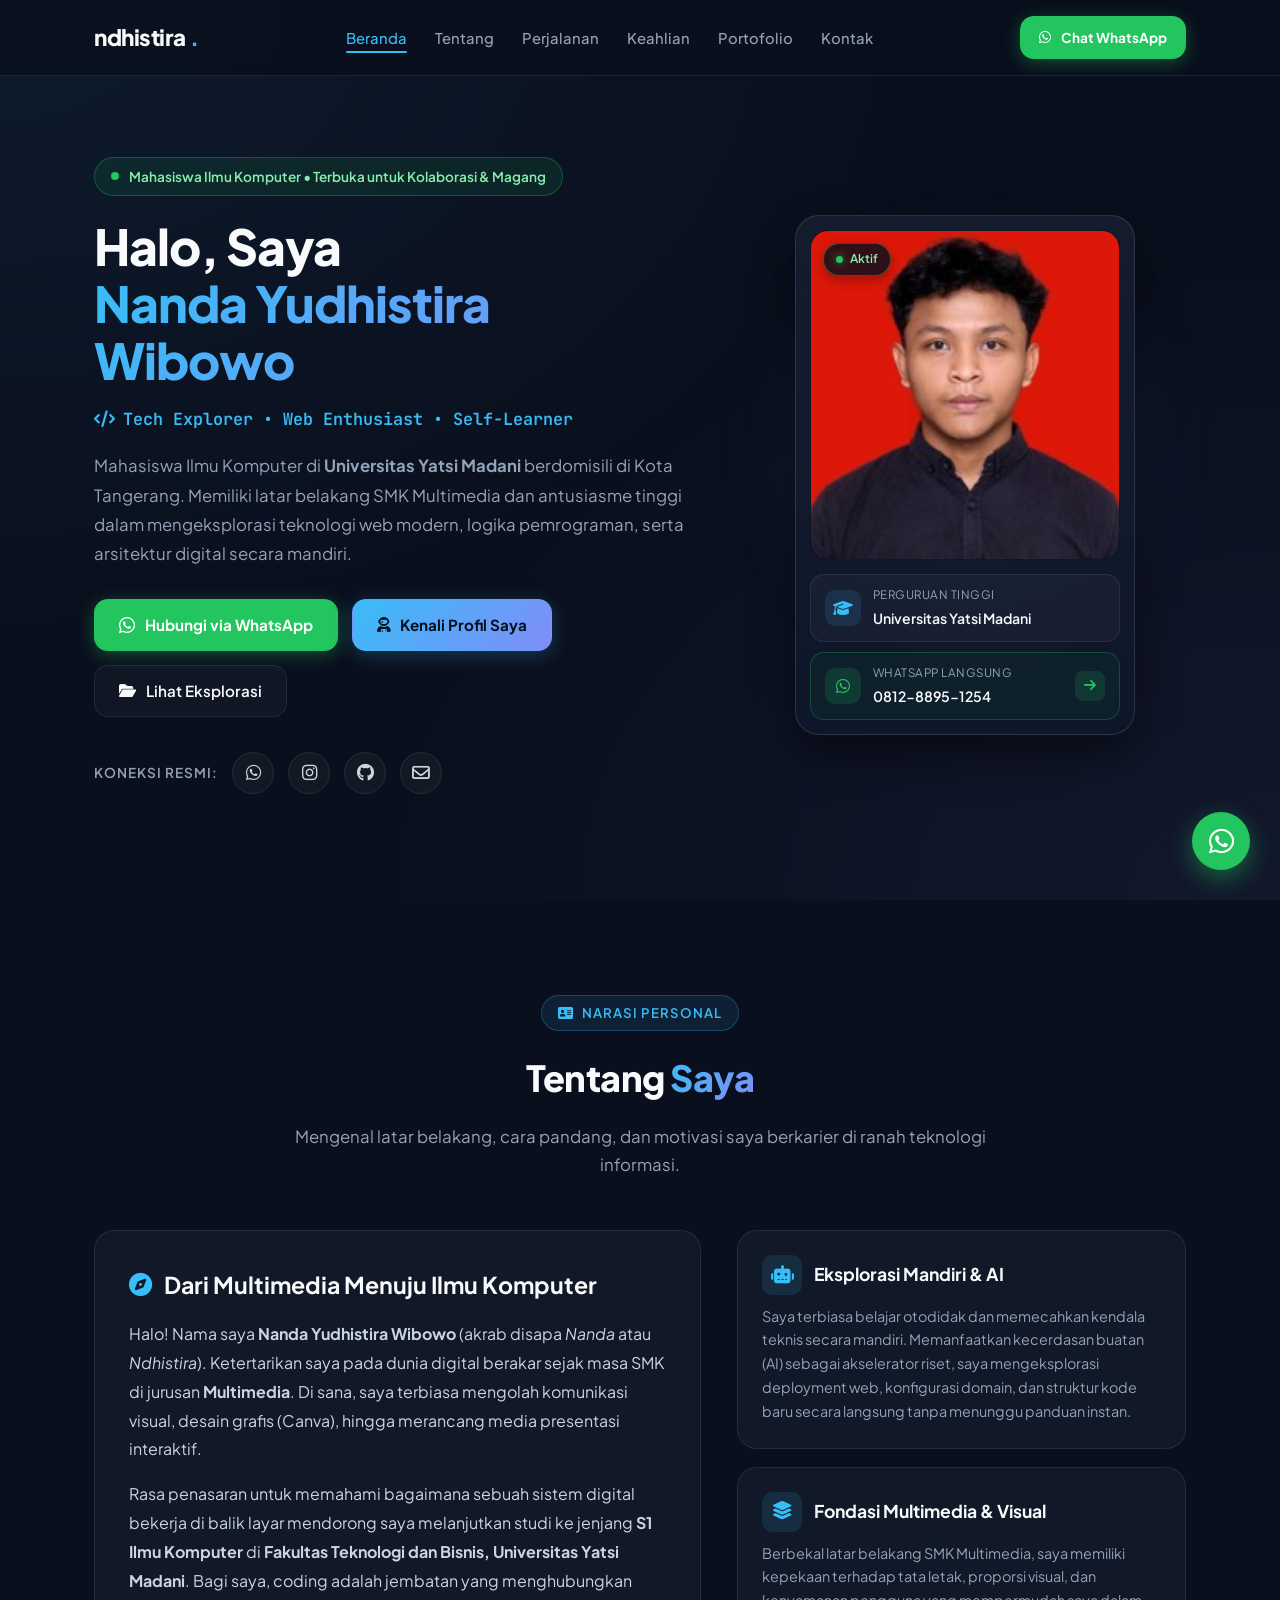
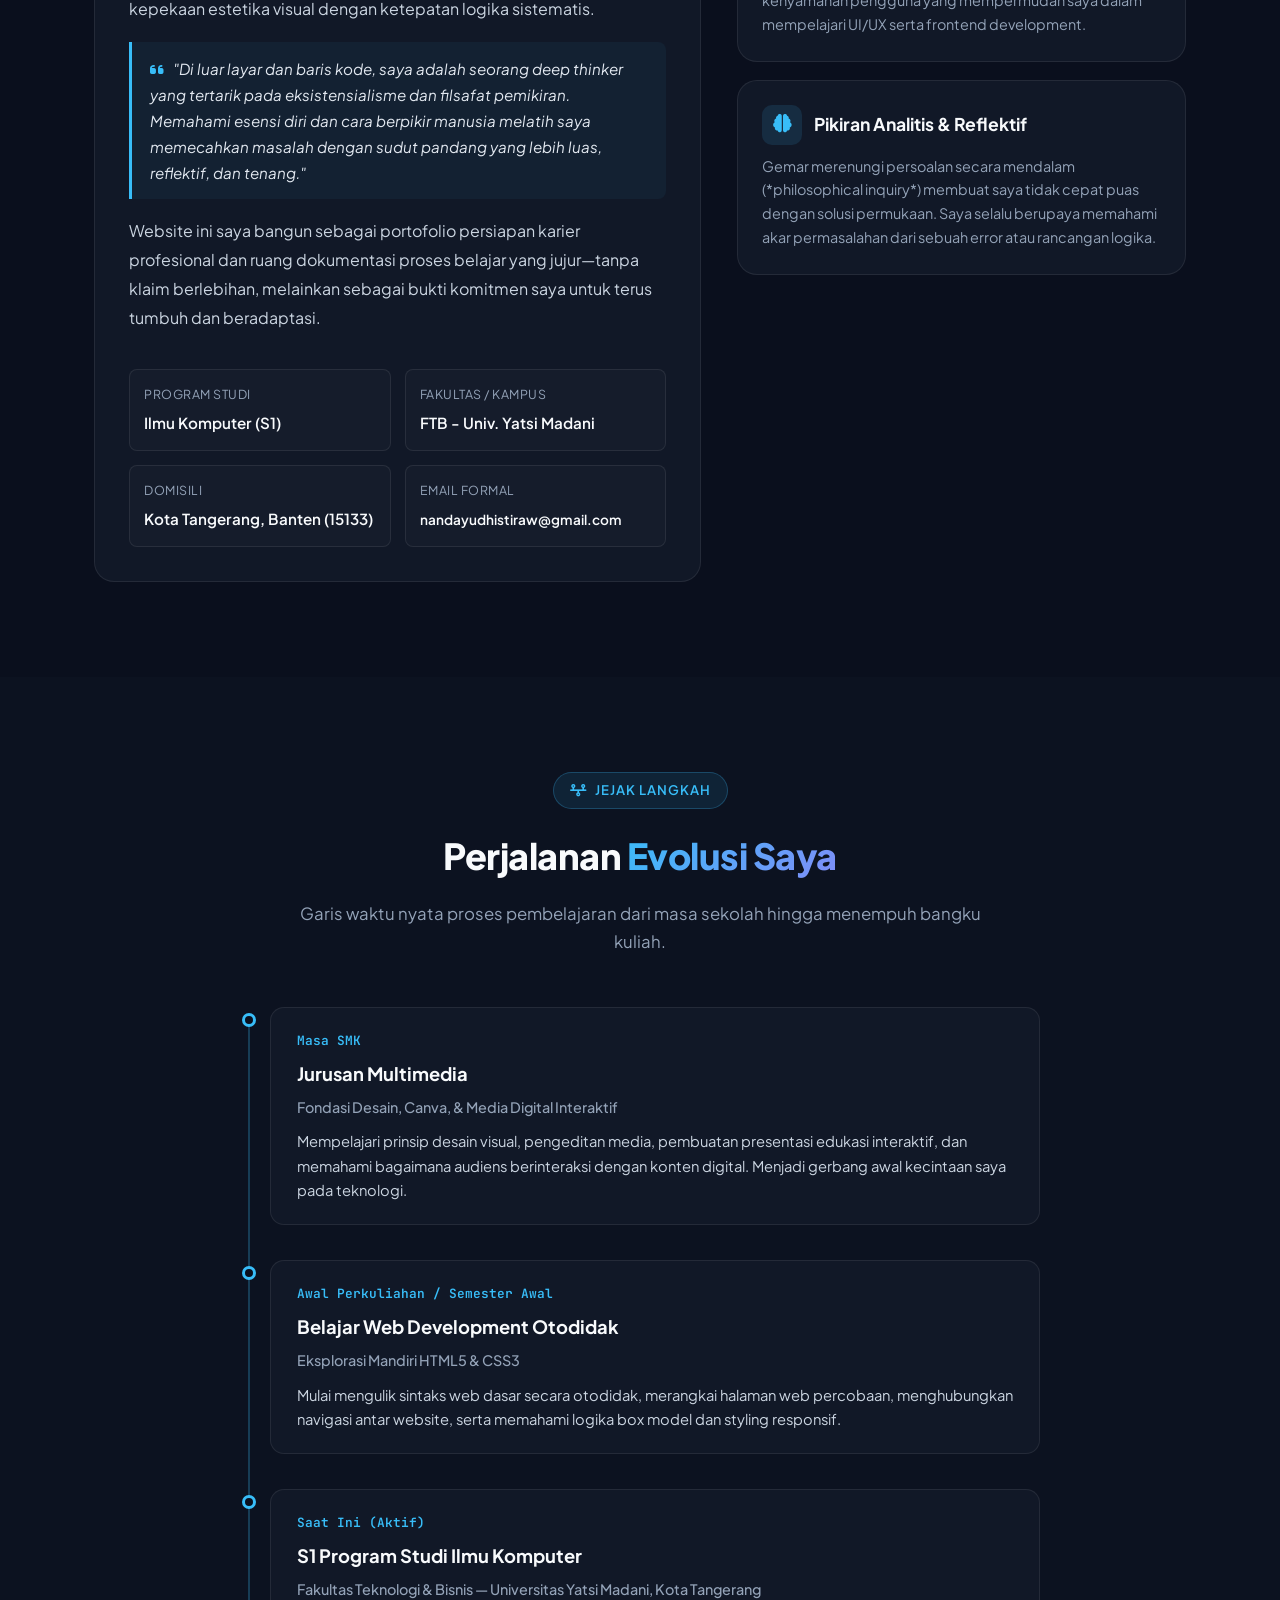
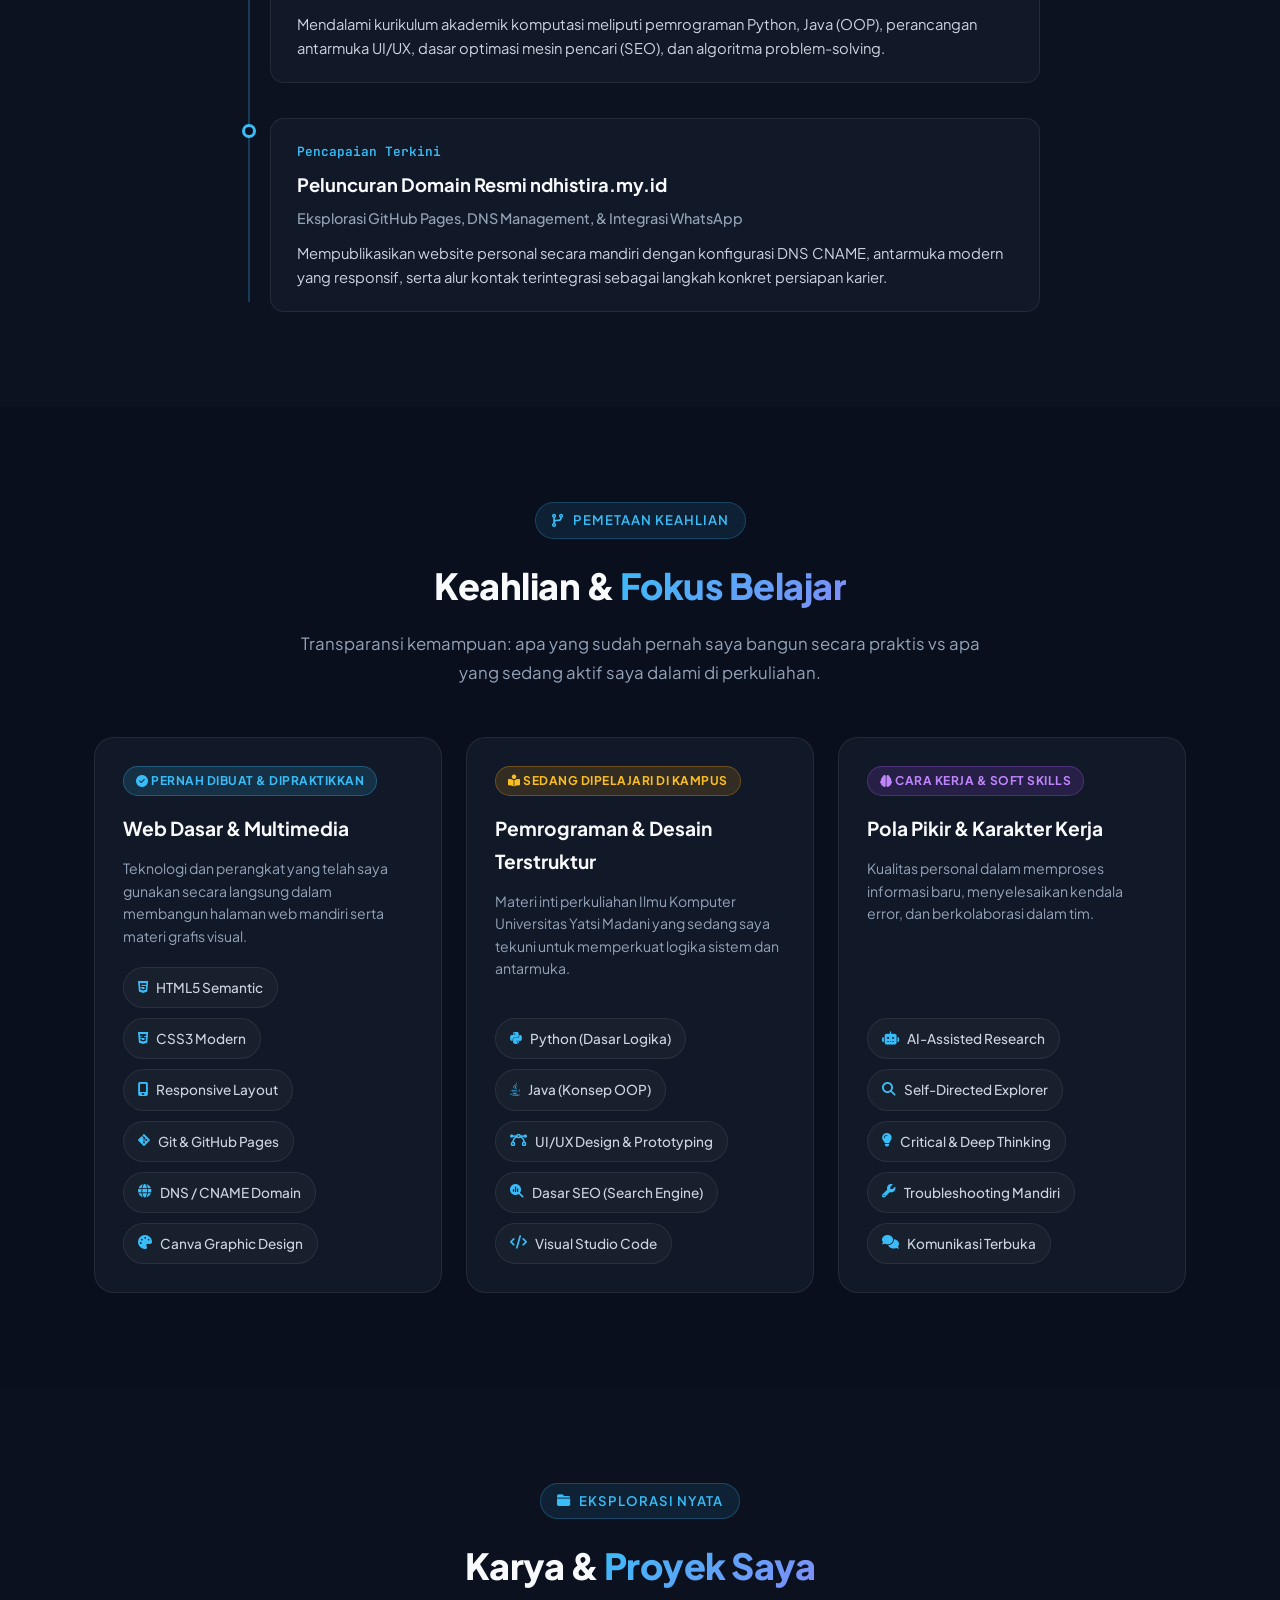
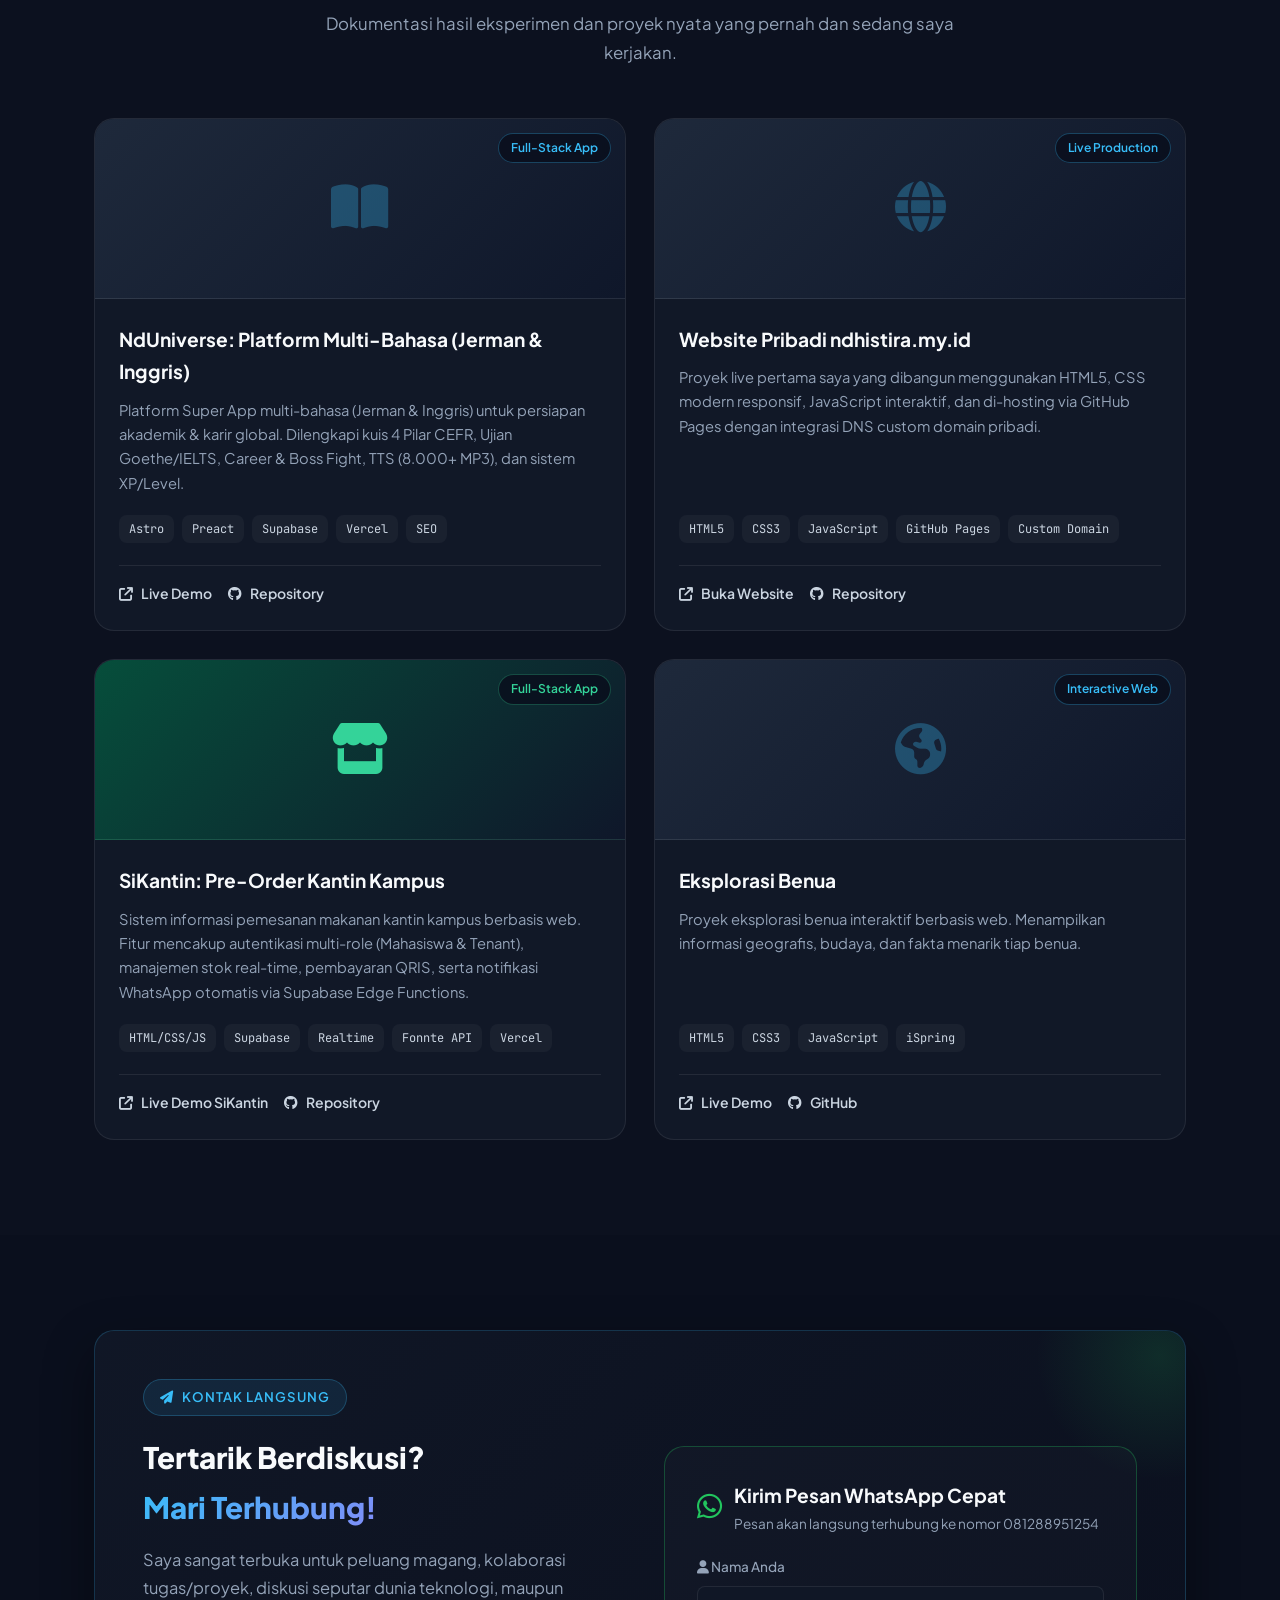
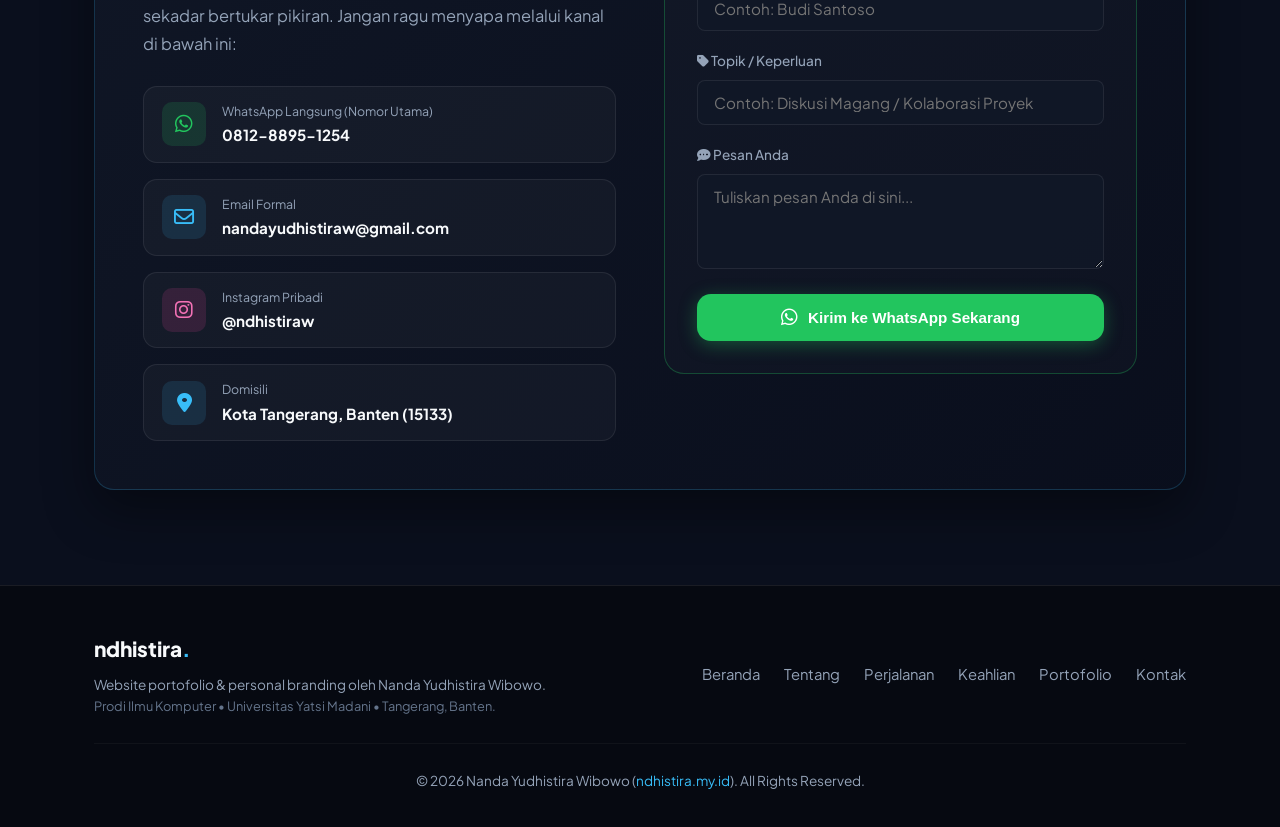
<file: index.html>
<!DOCTYPE html>
<html lang="id">
<head>
    <meta charset="UTF-8">
    <meta name="viewport" content="width=device-width, initial-scale=1.0">
    <title>Nanda Yudhistira Wibowo | Portofolio & Personal Website</title>
    <meta name="description" content="Website portofolio resmi Nanda Yudhistira Wibowo. Mahasiswa Ilmu Komputer Universitas Yatsi Madani, Tangerang. Web Developer &amp; Tech Enthusiast.">
    <meta name="keywords" content="Nanda Yudhistira, ndhistira, portofolio, mahasiswa ilmu komputer, universitas yatsi madani, web developer">
    <meta name="author" content="Nanda Yudhistira Wibowo">
    <link rel="canonical" href="https://ndhistira.my.id/">
    
    <!-- Open Graph / Meta Sosial -->
    <meta property="og:type" content="website">
    <meta property="og:url" content="https://ndhistira.my.id/">
    <meta property="og:site_name" content="Nanda Yudhistira">
    <meta property="og:locale" content="id_ID">
    <meta property="og:title" content="Nanda Yudhistira Wibowo | Portofolio Pribadi">
    <meta property="og:description" content="Mahasiswa Ilmu Komputer Universitas Yatsi Madani. Portofolio persiapan karier dan eksplorasi dunia IT.">
    <meta property="og:image" content="https://ndhistira.my.id/og-sikantin.png">
    <meta property="og:image:alt" content="Pratinjau SiKantin UYM, aplikasi pemesanan kantin kampus karya Nanda Yudhistira">
    <meta name="twitter:card" content="summary_large_image">
    <meta name="twitter:title" content="Nanda Yudhistira Wibowo | Portofolio Pribadi">
    <meta name="twitter:description" content="Mahasiswa Ilmu Komputer Universitas Yatsi Madani. Portofolio persiapan karier dan eksplorasi dunia IT.">
    <meta name="twitter:image" content="https://ndhistira.my.id/og-sikantin.png">

    <!-- Google Fonts: Plus Jakarta Sans & JetBrains Mono -->
    <link rel="preconnect" href="https://fonts.googleapis.com">
    <link rel="preconnect" href="https://fonts.gstatic.com" crossorigin>
    <link href="https://fonts.googleapis.com/css2?family=Plus+Jakarta+Sans:ital,wght@0,300;0,400;0,500;0,600;0,700;0,800;1,400;1,600&family=JetBrains+Mono:wght@400;500;600&display=swap" rel="stylesheet">
    
    <!-- Font Awesome Icons -->
    <link rel="stylesheet" href="https://cdnjs.cloudflare.com/ajax/libs/font-awesome/6.5.1/css/all.min.css">

    <style>
        /* ==========================================================================
           ROOT VARIABLES & WARNA
           ========================================================================== */
        :root {
            --bg-body: #0a0f1d;
            --bg-card: #111827;
            --bg-card-hover: #172238;
            --bg-nav: rgba(10, 15, 29, 0.88);
            --border-color: rgba(255, 255, 255, 0.08);
            --border-hover: rgba(56, 189, 248, 0.4);
            
            --text-title: #f8fafc;
            --text-body: #cbd5e1;
            --text-muted: #94a3b8;
            
            --accent-primary: #38bdf8;
            --accent-gradient: linear-gradient(135deg, #38bdf8 0%, #818cf8 100%);
            --accent-glow: rgba(56, 189, 248, 0.25);
            
            --wa-green: #22c55e;
            --wa-green-hover: #16a34a;
            --wa-glow: rgba(34, 197, 94, 0.35);

            --radius-sm: 8px;
            --radius-md: 14px;
            --radius-lg: 20px;
            --radius-full: 9999px;
            
            --transition: all 0.3s cubic-bezier(0.4, 0, 0.2, 1);
        }

        /* ==========================================================================
           RESET & BASE
           ========================================================================== */
        *, *::before, *::after {
            margin: 0;
            padding: 0;
            box-sizing: border-box;
        }

        html {
            scroll-behavior: smooth;
            font-size: 16px;
            overflow-x: hidden;
            width: 100%;
            max-width: 100%;
        }

        body {
            background-color: var(--bg-body);
            color: var(--text-body);
            font-family: 'Plus Jakarta Sans', sans-serif;
            line-height: 1.7;
            overflow-x: hidden;
            width: 100%;
            max-width: 100%;
            position: relative;
            background-image: 
                radial-gradient(at 0% 0%, rgba(56, 189, 248, 0.07) 0px, transparent 50%),
                radial-gradient(at 100% 100%, rgba(129, 140, 248, 0.07) 0px, transparent 50%);
            background-attachment: fixed;
        }

        a {
            text-decoration: none;
            color: inherit;
            transition: var(--transition);
        }

        a:focus-visible,
        button:focus-visible {
            outline: 3px solid var(--accent-primary);
            outline-offset: 3px;
        }

        img {
            max-width: 100%;
            height: auto;
            display: block;
        }

        .container {
            width: 100%;
            max-width: 1140px;
            margin: 0 auto;
            padding: 0 24px;
        }

        .section {
            padding: 95px 0;
            position: relative;
        }

        .section-header {
            text-align: center;
            max-width: 700px;
            margin: 0 auto 50px;
        }

        .section-tag {
            display: inline-flex;
            align-items: center;
            gap: 8px;
            padding: 6px 16px;
            background: rgba(56, 189, 248, 0.1);
            color: var(--accent-primary);
            border: 1px solid rgba(56, 189, 248, 0.25);
            border-radius: var(--radius-full);
            font-size: 0.825rem;
            font-weight: 600;
            text-transform: uppercase;
            letter-spacing: 1px;
            margin-bottom: 16px;
        }

        .section-title {
            font-size: 2.25rem;
            font-weight: 800;
            color: var(--text-title);
            margin-bottom: 14px;
            letter-spacing: -0.5px;
        }

        .section-desc {
            font-size: 1.05rem;
            color: var(--text-muted);
        }

        .gradient-text {
            background: var(--accent-gradient);
            -webkit-background-clip: text;
            -webkit-text-fill-color: transparent;
            display: inline-block;
        }

        /* ==========================================================================
           BUTTONS
           ========================================================================== */
        .btn {
            display: inline-flex;
            align-items: center;
            justify-content: center;
            gap: 10px;
            padding: 12px 24px;
            border-radius: var(--radius-md);
            font-weight: 600;
            font-size: 0.95rem;
            cursor: pointer;
            border: 1px solid transparent;
            transition: var(--transition);
            text-align: center;
        }

        .btn-primary {
            background: var(--accent-gradient);
            color: #04101e;
            box-shadow: 0 4px 20px var(--accent-glow);
            font-weight: 700;
        }

        .btn-primary:hover {
            transform: translateY(-3px);
            box-shadow: 0 8px 25px rgba(56, 189, 248, 0.45);
        }

        .btn-whatsapp {
            background-color: var(--wa-green);
            color: #ffffff;
            box-shadow: 0 4px 18px var(--wa-glow);
            font-weight: 700;
        }

        .btn-whatsapp:hover {
            background-color: var(--wa-green-hover);
            transform: translateY(-3px);
            box-shadow: 0 8px 25px rgba(34, 197, 94, 0.5);
        }

        .btn-outline {
            background: rgba(255, 255, 255, 0.03);
            border: 1px solid var(--border-color);
            color: var(--text-title);
        }

        .btn-outline:hover {
            background: rgba(255, 255, 255, 0.08);
            border-color: var(--accent-primary);
            color: var(--accent-primary);
            transform: translateY(-3px);
        }

        /* ==========================================================================
           NAVBAR
           ========================================================================== */
        .navbar {
            position: fixed;
            top: 0;
            left: 0;
            width: 100%;
            z-index: 1000;
            background: var(--bg-nav);
            backdrop-filter: blur(12px);
            -webkit-backdrop-filter: blur(12px);
            border-bottom: 1px solid var(--border-color);
            transition: var(--transition);
        }

        .navbar-content {
            display: flex;
            align-items: center;
            justify-content: space-between;
            height: 75px;
        }

        .logo {
            font-size: 1.4rem;
            font-weight: 800;
            color: var(--text-title);
            letter-spacing: -0.5px;
            display: flex;
            align-items: center;
            gap: 4px;
        }

        .logo .dot {
            color: var(--accent-primary);
        }

        .nav-menu {
            display: flex;
            align-items: center;
            gap: 28px;
            list-style: none;
        }

        .nav-link {
            font-size: 0.925rem;
            font-weight: 500;
            color: var(--text-muted);
            position: relative;
            padding: 6px 0;
        }

        .nav-link:hover,
        .nav-link.active {
            color: var(--accent-primary);
        }

        .nav-link::after {
            content: '';
            position: absolute;
            bottom: 0;
            left: 0;
            width: 0%;
            height: 2px;
            background: var(--accent-primary);
            transition: var(--transition);
            border-radius: var(--radius-full);
        }

        .nav-link:hover::after,
        .nav-link.active::after {
            width: 100%;
        }

        .nav-cta {
            display: flex;
            align-items: center;
            gap: 12px;
        }

        .nav-toggle {
            display: none;
            background: none;
            border: none;
            color: var(--text-title);
            font-size: 1.4rem;
            cursor: pointer;
        }

        /* ==========================================================================
           HERO SECTION
           ========================================================================== */
        #hero {
            min-height: 100vh;
            display: flex;
            align-items: center;
            padding-top: 110px;
            padding-bottom: 60px;
            position: relative;
        }

        .hero-grid {
            display: grid;
            grid-template-columns: 1.15fr 0.85fr;
            align-items: center;
            gap: 50px;
        }

        .status-badge {
            display: inline-flex;
            align-items: center;
            gap: 10px;
            padding: 7px 16px;
            background: rgba(34, 197, 94, 0.1);
            border: 1px solid rgba(34, 197, 94, 0.3);
            border-radius: var(--radius-full);
            color: #86efac;
            font-size: 0.85rem;
            font-weight: 600;
            margin-bottom: 22px;
        }

        .pulse-dot {
            width: 8px;
            height: 8px;
            background-color: var(--wa-green);
            border-radius: 50%;
            box-shadow: 0 0 0 0 rgba(34, 197, 94, 0.7);
            animation: pulseAnimation 2s infinite;
        }

        @keyframes pulseAnimation {
            0% {
                box-shadow: 0 0 0 0 rgba(34, 197, 94, 0.7);
            }
            70% {
                box-shadow: 0 0 0 10px rgba(34, 197, 94, 0);
            }
            100% {
                box-shadow: 0 0 0 0 rgba(34, 197, 94, 0);
            }
        }

        .hero-title {
            font-size: 3.1rem;
            font-weight: 800;
            line-height: 1.15;
            color: var(--text-title);
            margin-bottom: 16px;
            letter-spacing: -1px;
        }

        .hero-subtitle {
            font-family: 'JetBrains Mono', monospace;
            font-size: 1.05rem;
            color: var(--accent-primary);
            font-weight: 600;
            margin-bottom: 18px;
            display: flex;
            align-items: center;
            gap: 8px;
        }

        .hero-description {
            font-size: 1.05rem;
            color: var(--text-muted);
            margin-bottom: 30px;
            line-height: 1.75;
        }

        .hero-actions {
            display: flex;
            flex-wrap: wrap;
            gap: 14px;
            margin-bottom: 35px;
        }

        .hero-socials {
            display: flex;
            align-items: center;
            gap: 14px;
        }

        .hero-socials-label {
            font-size: 0.85rem;
            color: var(--text-muted);
            text-transform: uppercase;
            letter-spacing: 1px;
            font-weight: 600;
        }

        .social-icon-btn {
            width: 42px;
            height: 42px;
            border-radius: 50%;
            background: rgba(255, 255, 255, 0.04);
            border: 1px solid var(--border-color);
            display: inline-flex;
            align-items: center;
            justify-content: center;
            color: var(--text-body);
            font-size: 1.1rem;
            transition: var(--transition);
        }

        .social-icon-btn:hover {
            color: var(--accent-primary);
            border-color: var(--accent-primary);
            background: rgba(56, 189, 248, 0.1);
            transform: translateY(-3px);
        }

        /* Hero Profile Card (Clean & Spacious - Tidak Numpuk) */
        .hero-image-wrapper {
            position: relative;
            display: flex;
            justify-content: center;
        }

        .hero-glow-back {
            position: absolute;
            width: 320px;
            height: 420px;
            background: radial-gradient(circle, rgba(56, 189, 248, 0.28) 0%, rgba(129, 140, 248, 0.15) 50%, transparent 70%);
            filter: blur(45px);
            z-index: -1;
            top: 15px;
        }

        .hero-profile-card {
            position: relative;
            width: 340px;
            background: linear-gradient(180deg, rgba(22, 30, 49, 0.85) 0%, rgba(15, 23, 42, 0.95) 100%);
            border: 1px solid rgba(255, 255, 255, 0.12);
            border-radius: 24px;
            padding: 14px;
            box-shadow: 0 20px 45px rgba(0, 0, 0, 0.45);
            backdrop-filter: blur(12px);
            transition: var(--transition);
        }

        .hero-profile-card:hover {
            border-color: rgba(56, 189, 248, 0.35);
            box-shadow: 0 25px 55px rgba(0, 0, 0, 0.55);
            transform: translateY(-4px);
        }

        .profile-photo-container {
            width: 100%;
            height: 330px;
            border-radius: 18px;
            overflow: hidden;
            position: relative;
            background: #020617;
            border: 1px solid rgba(255, 255, 255, 0.06);
        }

        .profile-photo-container img {
            width: 100%;
            height: 100%;
            object-fit: cover;
            object-position: center 25%;
            transition: transform 0.5s ease;
        }

        .hero-profile-card:hover .profile-photo-container img {
            transform: scale(1.03);
        }

        .profile-status-pill {
            position: absolute;
            top: 12px;
            left: 12px;
            background: rgba(10, 15, 29, 0.82);
            backdrop-filter: blur(8px);
            border: 1px solid rgba(34, 197, 94, 0.4);
            padding: 5px 12px;
            border-radius: var(--radius-full);
            font-size: 0.75rem;
            font-weight: 600;
            color: #86efac;
            display: flex;
            align-items: center;
            gap: 7px;
            box-shadow: 0 4px 12px rgba(0, 0, 0, 0.3);
        }

        .profile-status-pill .status-indicator {
            width: 7px;
            height: 7px;
            border-radius: 50%;
            background-color: var(--wa-green);
            box-shadow: 0 0 8px rgba(34, 197, 94, 0.8);
        }

        /* Detail Items Under Photo */
        .profile-card-details {
            margin-top: 14px;
            display: flex;
            flex-direction: column;
            gap: 10px;
        }

        .profile-detail-item {
            display: flex;
            align-items: center;
            gap: 12px;
            padding: 10px 14px;
            background: rgba(255, 255, 255, 0.03);
            border: 1px solid var(--border-color);
            border-radius: var(--radius-md);
            transition: var(--transition);
        }

        .profile-detail-item:hover {
            background: rgba(255, 255, 255, 0.06);
            border-color: rgba(56, 189, 248, 0.3);
        }

        .profile-detail-item.wa-item {
            border-color: rgba(34, 197, 94, 0.25);
            background: rgba(34, 197, 94, 0.05);
        }

        .profile-detail-item.wa-item:hover {
            border-color: rgba(34, 197, 94, 0.45);
            background: rgba(34, 197, 94, 0.1);
        }

        .detail-icon {
            width: 36px;
            height: 36px;
            border-radius: 10px;
            background: rgba(56, 189, 248, 0.12);
            color: var(--accent-primary);
            display: flex;
            align-items: center;
            justify-content: center;
            font-size: 1rem;
            flex-shrink: 0;
        }

        .detail-icon.wa {
            background: rgba(34, 197, 94, 0.15);
            color: var(--wa-green);
        }

        .detail-text {
            flex-grow: 1;
        }

        .detail-text span {
            display: block;
            font-size: 0.725rem;
            color: var(--text-muted);
            text-transform: uppercase;
            letter-spacing: 0.5px;
            margin-bottom: 2px;
        }

        .detail-text strong {
            display: block;
            font-size: 0.88rem;
            color: var(--text-title);
            font-weight: 600;
        }

        .detail-action-btn {
            width: 30px;
            height: 30px;
            border-radius: 8px;
            background: rgba(34, 197, 94, 0.15);
            color: var(--wa-green);
            display: flex;
            align-items: center;
            justify-content: center;
            font-size: 0.85rem;
            transition: var(--transition);
        }

        .detail-action-btn:hover {
            background: var(--wa-green);
            color: #ffffff;
            transform: translateX(2px);
        }

        /* ==========================================================================
           ABOUT SECTION (PERSONAL NARRATIVE & HONEST STORY)
           ========================================================================== */
        .about-grid {
            display: grid;
            grid-template-columns: 1.15fr 0.85fr;
            gap: 36px;
            align-items: stretch;
        }

        .about-card {
            background: var(--bg-card);
            border: 1px solid var(--border-color);
            border-radius: var(--radius-lg);
            padding: 34px;
            display: flex;
            flex-direction: column;
            justify-content: space-between;
        }

        .about-card h3 {
            font-size: 1.45rem;
            color: var(--text-title);
            margin-bottom: 16px;
            display: flex;
            align-items: center;
            gap: 12px;
        }

        .about-card h3 i {
            color: var(--accent-primary);
        }

        .about-card p {
            color: var(--text-body);
            font-size: 1rem;
            line-height: 1.8;
            margin-bottom: 16px;
        }

        .philosophical-quote {
            background: rgba(56, 189, 248, 0.05);
            border-left: 3px solid var(--accent-primary);
            padding: 14px 18px;
            border-radius: 0 var(--radius-sm) var(--radius-sm) 0;
            margin: 18px 0;
            font-style: italic;
            color: #e2e8f0;
            font-size: 0.95rem;
        }

        .info-grid {
            display: grid;
            grid-template-columns: repeat(2, 1fr);
            gap: 14px;
            margin-top: 20px;
        }

        .info-item {
            background: rgba(255, 255, 255, 0.02);
            border: 1px solid var(--border-color);
            border-radius: var(--radius-sm);
            padding: 14px;
        }

        .info-label {
            font-size: 0.775rem;
            color: var(--text-muted);
            margin-bottom: 4px;
            display: block;
            text-transform: uppercase;
            letter-spacing: 0.5px;
        }

        .info-value {
            font-size: 0.95rem;
            font-weight: 600;
            color: var(--text-title);
        }

        /* Pillars Side Column */
        .pillars-column {
            display: flex;
            flex-direction: column;
            gap: 18px;
        }

        .pillar-card {
            background: var(--bg-card);
            border: 1px solid var(--border-color);
            border-radius: var(--radius-lg);
            padding: 24px;
            transition: var(--transition);
        }

        .pillar-card:hover {
            border-color: var(--border-hover);
            transform: translateY(-3px);
            background: var(--bg-card-hover);
        }

        .pillar-header {
            display: flex;
            align-items: center;
            gap: 12px;
            margin-bottom: 10px;
        }

        .pillar-icon {
            width: 40px;
            height: 40px;
            border-radius: 10px;
            background: rgba(56, 189, 248, 0.12);
            color: var(--accent-primary);
            display: flex;
            align-items: center;
            justify-content: center;
            font-size: 1.15rem;
        }

        .pillar-title {
            font-size: 1.1rem;
            font-weight: 700;
            color: var(--text-title);
        }

        .pillar-desc {
            font-size: 0.9rem;
            color: var(--text-muted);
            line-height: 1.65;
        }

        /* ==========================================================================
           SKILLS SECTION (HONEST CATEGORIZATION)
           ========================================================================== */
        .skills-grid {
            display: grid;
            grid-template-columns: repeat(auto-fit, minmax(320px, 1fr));
            gap: 24px;
        }

        .skill-box {
            background: var(--bg-card);
            border: 1px solid var(--border-color);
            border-radius: var(--radius-lg);
            padding: 28px;
            transition: var(--transition);
            display: flex;
            flex-direction: column;
        }

        .skill-box:hover {
            border-color: var(--border-hover);
            transform: translateY(-4px);
            background: var(--bg-card-hover);
        }

        .skill-box-badge {
            display: inline-block;
            align-self: flex-start;
            padding: 4px 12px;
            border-radius: var(--radius-full);
            font-size: 0.75rem;
            font-weight: 700;
            text-transform: uppercase;
            letter-spacing: 0.5px;
            margin-bottom: 16px;
        }

        .badge-mastered {
            background: rgba(56, 189, 248, 0.15);
            color: var(--accent-primary);
            border: 1px solid rgba(56, 189, 248, 0.3);
        }

        .badge-learning {
            background: rgba(245, 158, 11, 0.15);
            color: #fbbf24;
            border: 1px solid rgba(245, 158, 11, 0.3);
        }

        .badge-method {
            background: rgba(168, 85, 247, 0.15);
            color: #c084fc;
            border: 1px solid rgba(168, 85, 247, 0.3);
        }

        .skill-box-title {
            font-size: 1.2rem;
            font-weight: 700;
            color: var(--text-title);
            margin-bottom: 12px;
        }

        .skill-box-desc {
            font-size: 0.88rem;
            color: var(--text-muted);
            margin-bottom: 20px;
            line-height: 1.6;
        }

        .skill-tags {
            display: flex;
            flex-wrap: wrap;
            gap: 10px;
            margin-top: auto;
        }

        .tech-pill-tag {
            display: inline-flex;
            align-items: center;
            gap: 8px;
            padding: 8px 14px;
            background: rgba(255, 255, 255, 0.03);
            border: 1px solid var(--border-color);
            border-radius: var(--radius-full);
            font-size: 0.85rem;
            color: var(--text-body);
            font-weight: 500;
        }

        .tech-pill-tag i {
            color: var(--accent-primary);
        }

        /* ==========================================================================
           LEARNING JOURNEY & TIMELINE
           ========================================================================== */
        .timeline {
            position: relative;
            max-width: 800px;
            margin: 0 auto;
            padding-left: 30px;
        }

        .timeline::before {
            content: '';
            position: absolute;
            left: 8px;
            top: 10px;
            bottom: 10px;
            width: 2px;
            background: rgba(56, 189, 248, 0.25);
        }

        .timeline-item {
            position: relative;
            margin-bottom: 35px;
        }

        .timeline-item:last-child {
            margin-bottom: 0;
        }

        .timeline-dot {
            position: absolute;
            left: -28px;
            top: 6px;
            width: 14px;
            height: 14px;
            border-radius: 50%;
            background: var(--bg-body);
            border: 3px solid var(--accent-primary);
        }

        .timeline-card {
            background: var(--bg-card);
            border: 1px solid var(--border-color);
            border-radius: var(--radius-md);
            padding: 22px 26px;
            transition: var(--transition);
        }

        .timeline-card:hover {
            border-color: var(--border-hover);
            transform: translateX(4px);
        }

        .timeline-period {
            font-family: 'JetBrains Mono', monospace;
            font-size: 0.8rem;
            color: var(--accent-primary);
            font-weight: 600;
            margin-bottom: 6px;
        }

        .timeline-title {
            font-size: 1.15rem;
            font-weight: 700;
            color: var(--text-title);
            margin-bottom: 6px;
        }

        .timeline-institution {
            font-size: 0.9rem;
            color: #94a3b8;
            font-weight: 500;
            margin-bottom: 10px;
        }

        .timeline-desc {
            font-size: 0.92rem;
            color: var(--text-body);
            line-height: 1.65;
        }

        /* ==========================================================================
           PORTFOLIO / PROJECTS
           ========================================================================== */
        .projects-grid {
            display: grid;
            grid-template-columns: repeat(2, minmax(0, 1fr));
            gap: 28px;
        }

        .project-card {
            background: var(--bg-card);
            border: 1px solid var(--border-color);
            border-radius: var(--radius-lg);
            overflow: hidden;
            display: flex;
            flex-direction: column;
            transition: var(--transition);
        }

        .project-card:hover {
            transform: translateY(-6px);
            border-color: var(--border-hover);
            box-shadow: 0 16px 36px rgba(0, 0, 0, 0.4);
        }

        .project-preview {
            height: 180px;
            background: linear-gradient(135deg, #1e293b 0%, #0f172a 100%);
            display: flex;
            align-items: center;
            justify-content: center;
            position: relative;
            border-bottom: 1px solid var(--border-color);
        }

        .project-preview-icon {
            font-size: 3.2rem;
            color: rgba(56, 189, 248, 0.3);
            transition: transform 0.4s ease;
        }

        .project-card:hover .project-preview-icon {
            transform: scale(1.12);
            color: var(--accent-primary);
        }

        .project-tag-floating {
            position: absolute;
            top: 14px;
            right: 14px;
            background: rgba(10, 15, 29, 0.85);
            backdrop-filter: blur(4px);
            padding: 4px 12px;
            border-radius: var(--radius-full);
            font-size: 0.75rem;
            font-weight: 600;
            color: var(--accent-primary);
            border: 1px solid rgba(56, 189, 248, 0.3);
        }

        .project-content {
            padding: 24px;
            display: flex;
            flex-direction: column;
            flex-grow: 1;
        }

        .project-title {
            font-size: 1.2rem;
            font-weight: 700;
            color: var(--text-title);
            margin-bottom: 10px;
        }

        .project-desc {
            font-size: 0.92rem;
            color: var(--text-muted);
            margin-bottom: 20px;
            flex-grow: 1;
            line-height: 1.65;
        }

        .project-tech {
            display: flex;
            flex-wrap: wrap;
            gap: 8px;
            margin-bottom: 22px;
        }

        .tech-pill {
            font-family: 'JetBrains Mono', monospace;
            font-size: 0.75rem;
            padding: 4px 10px;
            background: rgba(255, 255, 255, 0.04);
            border-radius: var(--radius-sm);
            color: var(--text-body);
        }

        .project-links {
            display: flex;
            align-items: center;
            gap: 16px;
            border-top: 1px solid var(--border-color);
            padding-top: 16px;
        }

        .project-btn {
            display: inline-flex;
            align-items: center;
            gap: 8px;
            font-size: 0.875rem;
            font-weight: 600;
            color: var(--text-body);
        }

        .project-btn:hover {
            color: var(--accent-primary);
        }

        /* ==========================================================================
           CONTACT & WHATSAPP SECTION
           ========================================================================== */
        .contact-box {
            background: linear-gradient(135deg, rgba(17, 24, 39, 0.95) 0%, rgba(10, 15, 29, 0.95) 100%);
            border: 1px solid rgba(56, 189, 248, 0.2);
            border-radius: var(--radius-lg);
            padding: 48px;
            box-shadow: 0 20px 50px rgba(0, 0, 0, 0.4);
            position: relative;
            overflow: hidden;
        }

        .contact-box::before {
            content: '';
            position: absolute;
            top: -100px;
            right: -100px;
            width: 250px;
            height: 250px;
            background: radial-gradient(circle, rgba(34, 197, 94, 0.15) 0%, transparent 70%);
            border-radius: 50%;
            pointer-events: none;
        }

        .contact-grid {
            display: grid;
            grid-template-columns: 1fr 1fr;
            gap: 48px;
            align-items: center;
            min-width: 0;
        }

        .contact-grid > * {
            min-width: 0;
        }

        .contact-info-title {
            font-size: 1.85rem;
            font-weight: 800;
            color: var(--text-title);
            margin-bottom: 14px;
        }

        .contact-info-desc {
            color: var(--text-muted);
            font-size: 1.025rem;
            margin-bottom: 28px;
            line-height: 1.7;
        }

        .contact-channels {
            display: flex;
            flex-direction: column;
            gap: 16px;
        }

        .channel-item {
            display: flex;
            align-items: center;
            gap: 16px;
            padding: 14px 18px;
            background: rgba(255, 255, 255, 0.03);
            border: 1px solid var(--border-color);
            border-radius: var(--radius-md);
            transition: var(--transition);
            min-width: 0;
            overflow: hidden;
        }

        .channel-item:hover {
            border-color: var(--accent-primary);
            background: rgba(56, 189, 248, 0.05);
            transform: translateX(4px);
        }

        .channel-icon {
            width: 44px;
            height: 44px;
            border-radius: 10px;
            background: rgba(56, 189, 248, 0.12);
            color: var(--accent-primary);
            display: flex;
            align-items: center;
            justify-content: center;
            font-size: 1.25rem;
            flex-shrink: 0;
        }

        .channel-icon.wa {
            background: rgba(34, 197, 94, 0.15);
            color: var(--wa-green);
        }

        .channel-icon.ig {
            background: rgba(236, 72, 153, 0.15);
            color: #f472b6;
        }

        .channel-detail {
            min-width: 0;
            overflow: hidden;
        }

        .channel-detail span {
            display: block;
            font-size: 0.775rem;
            color: var(--text-muted);
        }

        .channel-detail strong {
            display: block;
            font-size: 0.95rem;
            color: var(--text-title);
            word-break: break-all;
            overflow-wrap: anywhere;
        }

        /* Direct WhatsApp Form */
        .wa-card {
            background: rgba(255, 255, 255, 0.02);
            border: 1px solid rgba(34, 197, 94, 0.3);
            border-radius: var(--radius-lg);
            padding: 32px;
            position: relative;
            min-width: 0;
            max-width: 100%;
            box-sizing: border-box;
        }

        .wa-card-header {
            display: flex;
            align-items: center;
            gap: 12px;
            margin-bottom: 20px;
        }

        .wa-card-header i {
            font-size: 1.8rem;
            color: var(--wa-green);
        }

        .wa-card-header h4 {
            font-size: 1.2rem;
            color: var(--text-title);
        }

        .form-group {
            margin-bottom: 18px;
        }

        .form-group label {
            display: block;
            font-size: 0.85rem;
            color: var(--text-muted);
            margin-bottom: 8px;
            font-weight: 500;
        }

        .form-control {
            width: 100%;
            padding: 12px 16px;
            background: rgba(17, 24, 39, 0.85);
            border: 1px solid var(--border-color);
            border-radius: var(--radius-sm);
            color: var(--text-title);
            font-family: inherit;
            font-size: 0.95rem;
            transition: var(--transition);
        }

        .form-control:focus {
            outline: none;
            border-color: var(--wa-green);
            box-shadow: 0 0 0 3px rgba(34, 197, 94, 0.15);
        }

        textarea.form-control {
            resize: vertical;
            min-height: 95px;
        }

        /* ==========================================================================
           FOOTER
           ========================================================================== */
        footer {
            background: #060911;
            border-top: 1px solid var(--border-color);
            padding: 45px 0 35px;
            color: var(--text-muted);
            font-size: 0.925rem;
        }

        .footer-content {
            display: flex;
            align-items: center;
            justify-content: space-between;
            flex-wrap: wrap;
            gap: 20px;
            margin-bottom: 25px;
        }

        .footer-logo {
            font-size: 1.3rem;
            font-weight: 800;
            color: var(--text-title);
        }

        .footer-logo span {
            color: var(--accent-primary);
        }

        .footer-links {
            display: flex;
            gap: 24px;
        }

        .footer-links a:hover {
            color: var(--accent-primary);
        }

        .footer-bottom {
            text-align: center;
            border-top: 1px solid rgba(255, 255, 255, 0.04);
            padding-top: 25px;
            font-size: 0.85rem;
        }

        /* ==========================================================================
           FLOATING WHATSAPP BUTTON
           ========================================================================== */
        .floating-wa-btn {
            position: fixed;
            bottom: 30px;
            right: 30px;
            z-index: 999;
            width: 58px;
            height: 58px;
            border-radius: 50%;
            background-color: var(--wa-green);
            color: #ffffff;
            display: flex;
            align-items: center;
            justify-content: center;
            font-size: 1.8rem;
            box-shadow: 0 8px 24px rgba(34, 197, 94, 0.45);
            transition: var(--transition);
        }

        .floating-wa-btn:hover {
            transform: scale(1.1) translateY(-3px);
            box-shadow: 0 12px 30px rgba(34, 197, 94, 0.6);
            color: #ffffff;
        }

        .floating-wa-tooltip {
            position: absolute;
            right: 70px;
            background: #111827;
            color: #f8fafc;
            padding: 8px 14px;
            border-radius: var(--radius-sm);
            font-size: 0.85rem;
            font-weight: 600;
            white-space: nowrap;
            box-shadow: 0 6px 20px rgba(0, 0, 0, 0.4);
            border: 1px solid rgba(255, 255, 255, 0.1);
            pointer-events: none;
            opacity: 0;
            transform: translateX(10px);
            transition: var(--transition);
        }

        .floating-wa-btn:hover .floating-wa-tooltip {
            opacity: 1;
            transform: translateX(0);
        }

        /* ==========================================================================
           RESPONSIVE DESIGN (MEDIA QUERIES)
           ========================================================================== */
        @media (max-width: 992px) {
            .hero-grid {
                grid-template-columns: 1fr;
                text-align: center;
                gap: 40px;
            }

            .hero-subtitle {
                justify-content: center;
            }

            .hero-actions {
                justify-content: center;
            }

            .hero-socials {
                justify-content: center;
            }

            .hero-image-wrapper {
                order: -1;
            }

            .about-grid {
                grid-template-columns: 1fr;
            }

            .contact-grid {
                grid-template-columns: 1fr;
                gap: 32px;
            }
        }

        @media (max-width: 768px) {
            .container {
                padding: 0 16px;
            }

            .navbar-content {
                height: 65px;
            }

            .nav-menu {
                position: fixed;
                top: 65px;
                left: -100%;
                width: 100%;
                height: calc(100vh - 65px);
                background: rgba(10, 15, 29, 0.98);
                backdrop-filter: blur(15px);
                flex-direction: column;
                justify-content: center;
                gap: 25px;
                transition: var(--transition);
                z-index: 9999;
            }

            .nav-menu.open {
                left: 0;
            }

            .nav-link {
                font-size: 1.15rem;
            }

            .nav-cta .btn {
                display: none;
            }

            .nav-toggle {
                display: block;
            }

            .section {
                padding: 60px 0;
            }

            .section-title {
                font-size: 1.8rem;
                word-break: break-word;
            }

            .hero-title {
                font-size: 2.15rem;
                word-break: break-word;
            }

            .hero-actions {
                flex-direction: column;
                width: 100%;
            }

            .hero-actions .btn {
                width: 100%;
            }

            .hero-profile-card {
                width: 100%;
                max-width: 320px;
                margin: 0 auto;
            }

            .profile-photo-container {
                height: 290px;
            }

            .about-card {
                padding: 24px 16px;
            }

            .info-grid {
                grid-template-columns: 1fr;
            }

            .info-value {
                word-break: break-all;
            }

            .skills-grid,
            .projects-grid {
                grid-template-columns: 1fr;
            }

            .contact-box {
                padding: 22px 14px;
                border-radius: var(--radius-md);
            }

            .contact-info-title {
                font-size: 1.55rem;
                word-break: break-word;
            }

            .channel-item {
                padding: 12px 12px;
                gap: 12px;
            }

            .channel-detail strong {
                font-size: 0.88rem;
                word-break: break-all;
            }

            .wa-card {
                padding: 20px 14px;
                border-radius: var(--radius-md);
            }

            .wa-card .btn-whatsapp {
                font-size: 0.9rem;
                padding: 12px 10px;
                white-space: normal;
                word-break: break-word;
            }

            .floating-wa-btn {
                bottom: 18px;
                right: 18px;
                width: 50px;
                height: 50px;
                font-size: 1.5rem;
            }

            .floating-wa-tooltip {
                display: none !important;
            }
        }

        @media (max-width: 480px) {
            .container {
                padding: 0 14px;
            }

            .hero-title {
                font-size: 1.85rem;
            }

            .section-title {
                font-size: 1.6rem;
            }

            .hero-profile-card {
                max-width: 100%;
            }

            .profile-photo-container {
                height: 270px;
            }

            .contact-box {
                padding: 18px 12px;
            }

            .wa-card {
                padding: 16px 12px;
            }

            .wa-card-header h4 {
                font-size: 1.05rem;
            }
        }

        @media (prefers-reduced-motion: reduce) {
            *,
            *::before,
            *::after {
                scroll-behavior: auto !important;
                animation-duration: 0.01ms !important;
                animation-iteration-count: 1 !important;
                transition-duration: 0.01ms !important;
            }
        }
    </style>
</head>
<body>

    <!-- ==========================================
         NAVBAR
         ========================================== -->
    <nav class="navbar" id="navbar">
        <div class="container navbar-content">
            <a href="#hero" class="logo">
                ndhistira<span class="dot">.</span>
            </a>

            <ul class="nav-menu" id="navMenu">
                <li><a href="#hero" class="nav-link active">Beranda</a></li>
                <li><a href="#about" class="nav-link">Tentang</a></li>
                <li><a href="#journey" class="nav-link">Perjalanan</a></li>
                <li><a href="#skills" class="nav-link">Keahlian</a></li>
                <li><a href="#projects" class="nav-link">Portofolio</a></li>
                <li><a href="#contact" class="nav-link">Kontak</a></li>
            </ul>

            <div class="nav-cta">
                <a href="https://wa.me/6281288951254?text=Halo%20Nanda%2C%20saya%20melihat%20website%20portofolio%20kamu." target="_blank" class="btn btn-whatsapp" style="padding: 9px 18px; font-size: 0.85rem;">
                    <i class="fa-brands fa-whatsapp"></i> Chat WhatsApp
                </a>
                <button class="nav-toggle" id="navToggle" aria-label="Toggle navigation">
                    <i class="fa-solid fa-bars"></i>
                </button>
            </div>
        </div>
    </nav>

    <!-- ==========================================
         HERO SECTION
         ========================================== -->
    <section id="hero" class="section">
        <div class="container">
            <div class="hero-grid">
                <!-- Hero Left: Authentic Text -->
                <div class="hero-content">
                    <div class="status-badge">
                        <span class="pulse-dot"></span>
                        Mahasiswa Ilmu Komputer • Terbuka untuk Kolaborasi & Magang
                    </div>
                    
                    <h1 class="hero-title">
                        Halo, Saya <br>
                        <span class="gradient-text">Nanda Yudhistira Wibowo</span>
                    </h1>

                    <div class="hero-subtitle">
                        <i class="fa-solid fa-code"></i>
                        <span>Tech Explorer • Web Enthusiast • Self-Learner</span>
                    </div>

                    <p class="hero-description">
                        Mahasiswa Ilmu Komputer di <strong>Universitas Yatsi Madani</strong> berdomisili di Kota Tangerang. Memiliki latar belakang SMK Multimedia dan antusiasme tinggi dalam mengeksplorasi teknologi web modern, logika pemrograman, serta arsitektur digital secara mandiri.
                    </p>

                    <div class="hero-actions">
                        <a href="https://wa.me/6281288951254?text=Halo%20Nanda%2C%20saya%20tertarik%20untuk%20berdiskusi%20dengan%20Anda." target="_blank" class="btn btn-whatsapp">
                            <i class="fa-brands fa-whatsapp" style="font-size: 1.15rem;"></i>
                            Hubungi via WhatsApp
                        </a>
                        <a href="#about" class="btn btn-primary">
                            <i class="fa-solid fa-user-astronaut"></i>
                            Kenali Profil Saya
                        </a>
                        <a href="#projects" class="btn btn-outline">
                            <i class="fa-solid fa-folder-open"></i>
                            Lihat Eksplorasi
                        </a>
                    </div>

                    <div class="hero-socials">
                        <span class="hero-socials-label">Koneksi Resmi:</span>
                        <a href="https://wa.me/6281288951254" target="_blank" class="social-icon-btn" title="WhatsApp: 081288951254" aria-label="WhatsApp">
                            <i class="fa-brands fa-whatsapp"></i>
                        </a>
                        <a href="https://www.instagram.com/ndhistiraw?xtok=OXd3cTcxbGcxMnhq" target="_blank" class="social-icon-btn" title="Instagram: @ndhistiraw" aria-label="Instagram">
                            <i class="fa-brands fa-instagram"></i>
                        </a>
                        <a href="https://github.com/nandayudhistirawibowo" target="_blank" class="social-icon-btn" title="GitHub: nandayudhistirawibowo" aria-label="GitHub">
                            <i class="fa-brands fa-github"></i>
                        </a>
                        <a href="mailto:nandayudhistiraw@gmail.com" class="social-icon-btn" title="Email: nandayudhistiraw@gmail.com" aria-label="Email">
                            <i class="fa-regular fa-envelope"></i>
                        </a>
                    </div>
                </div>

                <!-- Hero Right: Photo & Clean Profile Card (Tidak Numpuk) -->
                <div class="hero-image-wrapper">
                    <div class="hero-glow-back"></div>
                    <div class="hero-profile-card">
                        <!-- Clean Unobstructed Photo -->
                        <div class="profile-photo-container">
                            <img src="foto gua.jpeg" alt="Foto Profil Nanda Yudhistira Wibowo" loading="eager">
                            <div class="profile-status-pill">
                                <span class="status-indicator"></span> Aktif
                            </div>
                        </div>

                        <!-- Card Details Under Photo (Rapi & Bersih) -->
                        <div class="profile-card-details">
                            <!-- Item 1: Kampus -->
                            <div class="profile-detail-item">
                                <div class="detail-icon">
                                    <i class="fa-solid fa-graduation-cap"></i>
                                </div>
                                <div class="detail-text">
                                    <span>Perguruan Tinggi</span>
                                    <strong>Universitas Yatsi Madani</strong>
                                </div>
                            </div>

                            <!-- Item 2: WhatsApp (Bisa Diklik Langsung) -->
                            <div class="profile-detail-item wa-item">
                                <div class="detail-icon wa">
                                    <i class="fa-brands fa-whatsapp"></i>
                                </div>
                                <div class="detail-text">
                                    <span>WhatsApp Langsung</span>
                                    <strong>0812-8895-1254</strong>
                                </div>
                                <a href="https://wa.me/6281288951254?text=Halo%20Nanda%2C%20saya%20menghubungi%20lewat%20website%20portofolio%20kamu." target="_blank" class="detail-action-btn" title="Kirim Chat WhatsApp">
                                    <i class="fa-solid fa-arrow-right"></i>
                                </a>
                            </div>
                        </div>
                    </div>
                </div>
            </div>
        </div>
    </section>

    <!-- ==========================================
         ABOUT SECTION
         ========================================== -->
    <section id="about" class="section">
        <div class="container">
            <div class="section-header">
                <span class="section-tag"><i class="fa-solid fa-address-card"></i> Narasi Personal</span>
                <h2 class="section-title">Tentang <span class="gradient-text">Saya</span></h2>
                <p class="section-desc">Mengenal latar belakang, cara pandang, dan motivasi saya berkarier di ranah teknologi informasi.</p>
            </div>

            <div class="about-grid">
                <!-- Personal Narrative Card -->
                <div class="about-card">
                    <div>
                        <h3><i class="fa-solid fa-compass"></i> Dari Multimedia Menuju Ilmu Komputer</h3>
                        <p>
                            Halo! Nama saya <strong>Nanda Yudhistira Wibowo</strong> (akrab disapa <em>Nanda</em> atau <em>Ndhistira</em>). Ketertarikan saya pada dunia digital berakar sejak masa SMK di jurusan <strong>Multimedia</strong>. Di sana, saya terbiasa mengolah komunikasi visual, desain grafis (Canva), hingga merancang media presentasi interaktif.
                        </p>
                        <p>
                            Rasa penasaran untuk memahami bagaimana sebuah sistem digital bekerja di balik layar mendorong saya melanjutkan studi ke jenjang <strong>S1 Ilmu Komputer</strong> di <strong>Fakultas Teknologi dan Bisnis, Universitas Yatsi Madani</strong>. Bagi saya, coding adalah jembatan yang menghubungkan kepekaan estetika visual dengan ketepatan logika sistematis.
                        </p>

                        <!-- Sisi Pemikir / Eksistensialisme -->
                        <div class="philosophical-quote">
                            <i class="fa-solid fa-quote-left" style="color: var(--accent-primary); margin-right: 6px;"></i>
                            "Di luar layar dan baris kode, saya adalah seorang <em>deep thinker</em> yang tertarik pada eksistensialisme dan filsafat pemikiran. Memahami esensi diri dan cara berpikir manusia melatih saya memecahkan masalah dengan sudut pandang yang lebih luas, reflektif, dan tenang."
                        </div>

                        <p>
                            Website ini saya bangun sebagai portofolio persiapan karier profesional dan ruang dokumentasi proses belajar yang jujur—tanpa klaim berlebihan, melainkan sebagai bukti komitmen saya untuk terus tumbuh dan beradaptasi.
                        </p>
                    </div>

                    <div class="info-grid">
                        <div class="info-item">
                            <span class="info-label">Program Studi</span>
                            <span class="info-value">Ilmu Komputer (S1)</span>
                        </div>
                        <div class="info-item">
                            <span class="info-label">Fakultas / Kampus</span>
                            <span class="info-value">FTB - Univ. Yatsi Madani</span>
                        </div>
                        <div class="info-item">
                            <span class="info-label">Domisili</span>
                            <span class="info-value">Kota Tangerang, Banten (15133)</span>
                        </div>
                        <div class="info-item">
                            <span class="info-label">Email Formal</span>
                            <span class="info-value" style="font-size: 0.85rem; word-break: break-all;">nandayudhistiraw@gmail.com</span>
                        </div>
                    </div>
                </div>

                <!-- Three Pillars / Distinct Qualities -->
                <div class="pillars-column">
                    <!-- Pillar 1: AI-Powered Autonomous Learning -->
                    <div class="pillar-card">
                        <div class="pillar-header">
                            <div class="pillar-icon">
                                <i class="fa-solid fa-robot"></i>
                            </div>
                            <h4 class="pillar-title">Eksplorasi Mandiri & AI</h4>
                        </div>
                        <p class="pillar-desc">
                            Saya terbiasa belajar otodidak dan memecahkan kendala teknis secara mandiri. Memanfaatkan kecerdasan buatan (AI) sebagai akselerator riset, saya mengeksplorasi deployment web, konfigurasi domain, dan struktur kode baru secara langsung tanpa menunggu panduan instan.
                        </p>
                    </div>

                    <!-- Pillar 2: Multimedia Foundation -->
                    <div class="pillar-card">
                        <div class="pillar-header">
                            <div class="pillar-icon">
                                <i class="fa-solid fa-layer-group"></i>
                            </div>
                            <h4 class="pillar-title">Fondasi Multimedia & Visual</h4>
                        </div>
                        <p class="pillar-desc">
                            Berbekal latar belakang SMK Multimedia, saya memiliki kepekaan terhadap tata letak, proporsi visual, dan kenyamanan pengguna yang mempermudah saya dalam mempelajari UI/UX serta frontend development.
                        </p>
                    </div>

                    <!-- Pillar 3: Analytical & Philosophical Mindset -->
                    <div class="pillar-card">
                        <div class="pillar-header">
                            <div class="pillar-icon">
                                <i class="fa-solid fa-brain"></i>
                            </div>
                            <h4 class="pillar-title">Pikiran Analitis & Reflektif</h4>
                        </div>
                        <p class="pillar-desc">
                            Gemar merenungi persoalan secara mendalam (*philosophical inquiry*) membuat saya tidak cepat puas dengan solusi permukaan. Saya selalu berupaya memahami akar permasalahan dari sebuah error atau rancangan logika.
                        </p>
                    </div>
                </div>
            </div>
        </div>
    </section>

    <!-- ==========================================
         JOURNEY SECTION (TIMELINE)
         ========================================== -->
    <section id="journey" class="section" style="background: rgba(17, 24, 39, 0.35);">
        <div class="container">
            <div class="section-header">
                <span class="section-tag"><i class="fa-solid fa-timeline"></i> Jejak Langkah</span>
                <h2 class="section-title">Perjalanan <span class="gradient-text">Evolusi Saya</span></h2>
                <p class="section-desc">Garis waktu nyata proses pembelajaran dari masa sekolah hingga menempuh bangku kuliah.</p>
            </div>

            <div class="timeline">
                <!-- Timeline 1: SMK Multimedia -->
                <div class="timeline-item">
                    <div class="timeline-dot"></div>
                    <div class="timeline-card">
                        <div class="timeline-period">Masa SMK</div>
                        <h4 class="timeline-title">Jurusan Multimedia</h4>
                        <div class="timeline-institution">Fondasi Desain, Canva, & Media Digital Interaktif</div>
                        <p class="timeline-desc">
                            Mempelajari prinsip desain visual, pengeditan media, pembuatan presentasi edukasi interaktif, dan memahami bagaimana audiens berinteraksi dengan konten digital. Menjadi gerbang awal kecintaan saya pada teknologi.
                        </p>
                    </div>
                </div>

                <!-- Timeline 2: Belajar Otodidak Awal -->
                <div class="timeline-item">
                    <div class="timeline-dot"></div>
                    <div class="timeline-card">
                        <div class="timeline-period">Awal Perkuliahan / Semester Awal</div>
                        <h4 class="timeline-title">Belajar Web Development Otodidak</h4>
                        <div class="timeline-institution">Eksplorasi Mandiri HTML5 & CSS3</div>
                        <p class="timeline-desc">
                            Mulai mengulik sintaks web dasar secara otodidak, merangkai halaman web percobaan, menghubungkan navigasi antar website, serta memahami logika box model dan styling responsif.
                        </p>
                    </div>
                </div>

                <!-- Timeline 3: Universitas Yatsi Madani -->
                <div class="timeline-item">
                    <div class="timeline-dot"></div>
                    <div class="timeline-card">
                        <div class="timeline-period">Saat Ini (Aktif)</div>
                        <h4 class="timeline-title">S1 Program Studi Ilmu Komputer</h4>
                        <div class="timeline-institution">Fakultas Teknologi & Bisnis — Universitas Yatsi Madani, Kota Tangerang</div>
                        <p class="timeline-desc">
                            Mendalami kurikulum akademik komputasi meliputi pemrograman Python, Java (OOP), perancangan antarmuka UI/UX, dasar optimasi mesin pencari (SEO), dan algoritma problem-solving.
                        </p>
                    </div>
                </div>

                <!-- Timeline 4: Domain & Portofolio Mandiri -->
                <div class="timeline-item">
                    <div class="timeline-dot"></div>
                    <div class="timeline-card">
                        <div class="timeline-period">Pencapaian Terkini</div>
                        <h4 class="timeline-title">Peluncuran Domain Resmi ndhistira.my.id</h4>
                        <div class="timeline-institution">Eksplorasi GitHub Pages, DNS Management, & Integrasi WhatsApp</div>
                        <p class="timeline-desc">
                            Mempublikasikan website personal secara mandiri dengan konfigurasi DNS CNAME, antarmuka modern yang responsif, serta alur kontak terintegrasi sebagai langkah konkret persiapan karier.
                        </p>
                    </div>
                </div>
            </div>
        </div>
    </section>

    <!-- ==========================================
         SKILLS SECTION (TRANSPARAN & JUJUR)
         ========================================== -->
    <section id="skills" class="section">
        <div class="container">
            <div class="section-header">
                <span class="section-tag"><i class="fa-solid fa-code-branch"></i> Pemetaan Keahlian</span>
                <h2 class="section-title">Keahlian & <span class="gradient-text">Fokus Belajar</span></h2>
                <p class="section-desc">Transparansi kemampuan: apa yang sudah pernah saya bangun secara praktis vs apa yang sedang aktif saya dalami di perkuliahan.</p>
            </div>

            <div class="skills-grid">
                <!-- Box 1: Pernah Dibuat & Dipraktikkan -->
                <div class="skill-box">
                    <span class="skill-box-badge badge-mastered"><i class="fa-solid fa-circle-check"></i> Pernah Dibuat & Dipraktikkan</span>
                    <h3 class="skill-box-title">Web Dasar & Multimedia</h3>
                    <p class="skill-box-desc">
                        Teknologi dan perangkat yang telah saya gunakan secara langsung dalam membangun halaman web mandiri serta materi grafis visual.
                    </p>
                    <div class="skill-tags">
                        <span class="tech-pill-tag"><i class="fa-brands fa-html5"></i> HTML5 Semantic</span>
                        <span class="tech-pill-tag"><i class="fa-brands fa-css3-alt"></i> CSS3 Modern</span>
                        <span class="tech-pill-tag"><i class="fa-solid fa-mobile-screen"></i> Responsive Layout</span>
                        <span class="tech-pill-tag"><i class="fa-brands fa-git-alt"></i> Git & GitHub Pages</span>
                        <span class="tech-pill-tag"><i class="fa-solid fa-globe"></i> DNS / CNAME Domain</span>
                        <span class="tech-pill-tag"><i class="fa-solid fa-palette"></i> Canva Graphic Design</span>
                    </div>
                </div>

                <!-- Box 2: Sedang Dipelajari di Perkuliahan -->
                <div class="skill-box">
                    <span class="skill-box-badge badge-learning"><i class="fa-solid fa-book-open-reader"></i> Sedang Dipelajari di Kampus</span>
                    <h3 class="skill-box-title">Pemrograman & Desain Terstruktur</h3>
                    <p class="skill-box-desc">
                        Materi inti perkuliahan Ilmu Komputer Universitas Yatsi Madani yang sedang saya tekuni untuk memperkuat logika sistem dan antarmuka.
                    </p>
                    <div class="skill-tags">
                        <span class="tech-pill-tag"><i class="fa-brands fa-python"></i> Python (Dasar Logika)</span>
                        <span class="tech-pill-tag"><i class="fa-brands fa-java"></i> Java (Konsep OOP)</span>
                        <span class="tech-pill-tag"><i class="fa-solid fa-bezier-curve"></i> UI/UX Design & Prototyping</span>
                        <span class="tech-pill-tag"><i class="fa-solid fa-magnifying-glass-chart"></i> Dasar SEO (Search Engine)</span>
                        <span class="tech-pill-tag"><i class="fa-solid fa-code"></i> Visual Studio Code</span>
                    </div>
                </div>

                <!-- Box 3: Metodologi & Karakter Kerja -->
                <div class="skill-box">
                    <span class="skill-box-badge badge-method"><i class="fa-solid fa-brain"></i> Cara Kerja & Soft Skills</span>
                    <h3 class="skill-box-title">Pola Pikir & Karakter Kerja</h3>
                    <p class="skill-box-desc">
                        Kualitas personal dalam memproses informasi baru, menyelesaikan kendala error, dan berkolaborasi dalam tim.
                    </p>
                    <div class="skill-tags">
                        <span class="tech-pill-tag"><i class="fa-solid fa-robot"></i> AI-Assisted Research</span>
                        <span class="tech-pill-tag"><i class="fa-solid fa-magnifying-glass"></i> Self-Directed Explorer</span>
                        <span class="tech-pill-tag"><i class="fa-solid fa-lightbulb"></i> Critical & Deep Thinking</span>
                        <span class="tech-pill-tag"><i class="fa-solid fa-wrench"></i> Troubleshooting Mandiri</span>
                        <span class="tech-pill-tag"><i class="fa-solid fa-comments"></i> Komunikasi Terbuka</span>
                    </div>
                </div>
            </div>
        </div>
    </section>

    <!-- ==========================================
         PORTFOLIO / PROJECTS SECTION
         ========================================== -->
    <section id="projects" class="section" style="background: rgba(17, 24, 39, 0.25);">
        <div class="container">
            <div class="section-header">
                <span class="section-tag"><i class="fa-solid fa-folder-closed"></i> Eksplorasi Nyata</span>
                <h2 class="section-title">Karya & <span class="gradient-text">Proyek Saya</span></h2>
                <p class="section-desc">Dokumentasi hasil eksperimen dan proyek nyata yang pernah dan sedang saya kerjakan.</p>
            </div>

            <div class="projects-grid">
                <!-- Project 1: NdUniverse (Full-Stack App) -->
                <div class="project-card">
                    <div class="project-preview">
                        <i class="fa-solid fa-book-open project-preview-icon"></i>
                        <span class="project-tag-floating">Full-Stack App</span>
                    </div>
                    <div class="project-content">
                        <h3 class="project-title">NdUniverse: Platform Multi-Bahasa (Jerman & Inggris)</h3>
                        <p class="project-desc">
                            Platform Super App multi-bahasa (Jerman & Inggris) untuk persiapan akademik & karir global. Dilengkapi kuis 4 Pilar CEFR, Ujian Goethe/IELTS, Career & Boss Fight, TTS (8.000+ MP3), dan sistem XP/Level.
                        </p>
                        <div class="project-tech">
                            <span class="tech-pill">Astro</span>
                            <span class="tech-pill">Preact</span>
                            <span class="tech-pill">Supabase</span>
                            <span class="tech-pill">Vercel</span>
                            <span class="tech-pill">SEO</span>
                        </div>
                        <div class="project-links">
                            <a href="https://nduniverse.ndhistira.my.id" target="_blank" rel="noopener noreferrer" class="project-btn" aria-label="Live Demo NdUniverse">
                                <i class="fa-solid fa-arrow-up-right-from-square"></i> Live Demo
                            </a>
                            <a href="https://github.com/nandayudhistirawibowo/NdUniverse.git" target="_blank" rel="noopener noreferrer" class="project-btn" aria-label="Repository NdUniverse">
                                <i class="fa-brands fa-github"></i> Repository
                            </a>
                        </div>
                    </div>
                </div>

                <!-- Project 1: Live Personal Website -->
                <div class="project-card">
                    <div class="project-preview">
                        <i class="fa-solid fa-globe project-preview-icon"></i>
                        <span class="project-tag-floating">Live Production</span>
                    </div>
                    <div class="project-content">
                        <h3 class="project-title">Website Pribadi ndhistira.my.id</h3>
                        <p class="project-desc">
                            Proyek live pertama saya yang dibangun menggunakan HTML5, CSS modern responsif, JavaScript interaktif, dan di-hosting via GitHub Pages dengan integrasi DNS custom domain pribadi.
                        </p>
                        <div class="project-tech">
                            <span class="tech-pill">HTML5</span>
                            <span class="tech-pill">CSS3</span>
                            <span class="tech-pill">JavaScript</span>
                            <span class="tech-pill">GitHub Pages</span>
                            <span class="tech-pill">Custom Domain</span>
                        </div>
                        <div class="project-links">
                            <a href="https://ndhistira.my.id" target="_blank" class="project-btn">
                                <i class="fa-solid fa-arrow-up-right-from-square"></i> Buka Website
                            </a>
                            <a href="https://github.com/nandayudhistirawibowo/web-pribadi" target="_blank" class="project-btn">
                                <i class="fa-brands fa-github"></i> Repository
                            </a>
                        </div>
                    </div>
                </div>

                <!-- Project 2: SiKantin (Full-Stack Web App) -->
                <div class="project-card">
                    <div class="project-preview" style="background: linear-gradient(135deg, #064e3b 0%, #0f172a 100%);">
                        <i class="fa-solid fa-store project-preview-icon" style="color: #34d399;"></i>
                        <span class="project-tag-floating" style="color: #34d399; border-color: rgba(52, 211, 153, 0.3);">Full-Stack App</span>
                    </div>
                    <div class="project-content">
                        <h3 class="project-title">SiKantin: Pre-Order Kantin Kampus</h3>
                        <p class="project-desc">
                            Sistem informasi pemesanan makanan kantin kampus berbasis web. Fitur mencakup autentikasi multi-role (Mahasiswa & Tenant), manajemen stok real-time, pembayaran QRIS, serta notifikasi WhatsApp otomatis via Supabase Edge Functions.
                        </p>
                        <div class="project-tech">
                            <span class="tech-pill">HTML/CSS/JS</span>
                            <span class="tech-pill">Supabase</span>
                            <span class="tech-pill">Realtime</span>
                            <span class="tech-pill">Fonnte API</span>
                            <span class="tech-pill">Vercel</span>
                        </div>
                        <div class="project-links">
                            <a href="https://sikantin.ndhistira.my.id/" target="_blank" rel="noopener noreferrer" class="project-btn" aria-label="Live Demo SiKantin">
                                <i class="fa-solid fa-arrow-up-right-from-square"></i> Live Demo SiKantin
                            </a>
                            <a href="https://github.com/nandayudhistirawibowo/sikantin" target="_blank" class="project-btn">
                                <i class="fa-brands fa-github"></i> Repository
                            </a>
                        </div>
                    </div>
                </div>

                <!-- Project 3: Eksplorasi Benua -->
                <div class="project-card">
                    <div class="project-preview">
                        <i class="fa-solid fa-earth-americas project-preview-icon"></i>
                        <span class="project-tag-floating">Interactive Web</span>
                    </div>
                    <div class="project-content">
                        <h3 class="project-title">Eksplorasi Benua</h3>
                        <p class="project-desc">
                            Proyek eksplorasi benua interaktif berbasis web. Menampilkan informasi geografis, budaya, dan fakta menarik tiap benua.
                        </p>
                        <div class="project-tech">
                            <span class="tech-pill">HTML5</span>
                            <span class="tech-pill">CSS3</span>
                            <span class="tech-pill">JavaScript</span>
                            <span class="tech-pill">iSpring</span>
                        </div>
                        <div class="project-links">
                            <a href="projects/eksplorasi-benua/index.html" class="project-btn" aria-label="Live Demo Eksplorasi Benua">
                                <i class="fa-solid fa-arrow-up-right-from-square"></i> Live Demo
                            </a>
                            <a href="https://github.com/nandayudhistirawibowo" target="_blank" rel="noopener noreferrer" class="project-btn" aria-label="Profil GitHub Nanda Yudhistira">
                                <i class="fa-brands fa-github"></i> GitHub
                            </a>
                        </div>
                    </div>
                </div>

            </div>
        </div>
    </section>

    <!-- ==========================================
         CONTACT SECTION & DIRECT WHATSAPP
         ========================================== -->
    <section id="contact" class="section">
        <div class="container">
            <div class="contact-box">
                <div class="contact-grid">
                    <!-- Contact Info -->
                    <div class="contact-info">
                        <span class="section-tag"><i class="fa-solid fa-paper-plane"></i> Kontak Langsung</span>
                        <h2 class="contact-info-title">Tertarik Berdiskusi? <br><span class="gradient-text">Mari Terhubung!</span></h2>
                        <p class="contact-info-desc">
                            Saya sangat terbuka untuk peluang magang, kolaborasi tugas/proyek, diskusi seputar dunia teknologi, maupun sekadar bertukar pikiran. Jangan ragu menyapa melalui kanal di bawah ini:
                        </p>

                        <div class="contact-channels">
                            <!-- WhatsApp Channel -->
                            <a href="https://wa.me/6281288951254?text=Halo%20Nanda%2C%20saya%20menghubungi%20lewat%20website%20portofolio%20kamu." target="_blank" class="channel-item">
                                <div class="channel-icon wa">
                                    <i class="fa-brands fa-whatsapp"></i>
                                </div>
                                <div class="channel-detail">
                                    <span>WhatsApp Langsung (Nomor Utama)</span>
                                    <strong>0812-8895-1254</strong>
                                </div>
                            </a>

                            <!-- Email Formal -->
                            <a href="mailto:nandayudhistiraw@gmail.com" class="channel-item">
                                <div class="channel-icon">
                                    <i class="fa-regular fa-envelope"></i>
                                </div>
                                <div class="channel-detail">
                                    <span>Email Formal</span>
                                    <strong>nandayudhistiraw@gmail.com</strong>
                                </div>
                            </a>

                            <!-- Instagram -->
                            <a href="https://www.instagram.com/ndhistiraw?xtok=OXd3cTcxbGcxMnhq" target="_blank" class="channel-item">
                                <div class="channel-icon ig">
                                    <i class="fa-brands fa-instagram"></i>
                                </div>
                                <div class="channel-detail">
                                    <span>Instagram Pribadi</span>
                                    <strong>@ndhistiraw</strong>
                                </div>
                            </a>

                            <!-- Domisili -->
                            <div class="channel-item">
                                <div class="channel-icon">
                                    <i class="fa-solid fa-location-dot"></i>
                                </div>
                                <div class="channel-detail">
                                    <span>Domisili</span>
                                    <strong>Kota Tangerang, Banten (15133)</strong>
                                </div>
                            </div>
                        </div>
                    </div>

                    <!-- Direct WhatsApp Interactive Form -->
                    <div class="wa-card">
                        <div class="wa-card-header">
                            <i class="fa-brands fa-whatsapp"></i>
                            <div>
                                <h4>Kirim Pesan WhatsApp Cepat</h4>
                                <p style="font-size: 0.85rem; color: var(--text-muted);">Pesan akan langsung terhubung ke nomor 081288951254</p>
                            </div>
                        </div>

                        <form id="waForm" onsubmit="sendWhatsApp(event)">
                            <div class="form-group">
                                <label for="waName"><i class="fa-solid fa-user"></i> Nama Anda</label>
                                <input type="text" id="waName" class="form-control" placeholder="Contoh: Budi Santoso" required>
                            </div>

                            <div class="form-group">
                                <label for="waSubject"><i class="fa-solid fa-tag"></i> Topik / Keperluan</label>
                                <input type="text" id="waSubject" class="form-control" placeholder="Contoh: Diskusi Magang / Kolaborasi Proyek" required>
                            </div>

                            <div class="form-group">
                                <label for="waMessage"><i class="fa-solid fa-comment-dots"></i> Pesan Anda</label>
                                <textarea id="waMessage" class="form-control" placeholder="Tuliskan pesan Anda di sini..." required></textarea>
                            </div>

                            <button type="submit" class="btn btn-whatsapp" style="width: 100%; padding: 13px;">
                                <i class="fa-brands fa-whatsapp" style="font-size: 1.2rem;"></i>
                                Kirim ke WhatsApp Sekarang
                            </button>
                        </form>
                    </div>
                </div>
            </div>
        </div>
    </section>

    <!-- ==========================================
         FOOTER
         ========================================== -->
    <footer>
        <div class="container">
            <div class="footer-content">
                <div>
                    <a href="#hero" class="footer-logo">ndhistira<span>.</span></a>
                    <p style="font-size: 0.85rem; margin-top: 6px; color: var(--text-muted);">
                        Website portofolio & personal branding oleh Nanda Yudhistira Wibowo.
                    </p>
                    <p style="font-size: 0.8rem; color: #64748b;">
                        Prodi Ilmu Komputer • Universitas Yatsi Madani • Tangerang, Banten.
                    </p>
                </div>

                <div class="footer-links">
                    <a href="#hero">Beranda</a>
                    <a href="#about">Tentang</a>
                    <a href="#journey">Perjalanan</a>
                    <a href="#skills">Keahlian</a>
                    <a href="#projects">Portofolio</a>
                    <a href="#contact">Kontak</a>
                </div>
            </div>

            <div class="footer-bottom">
                <p>&copy; 2026 Nanda Yudhistira Wibowo (<a href="https://ndhistira.my.id" style="color: var(--accent-primary);">ndhistira.my.id</a>). All Rights Reserved.</p>
            </div>
        </div>
    </footer>

    <!-- ==========================================
         FLOATING WHATSAPP BUTTON (ALWAYS ACCESSIBLE)
         ========================================== -->
    <a href="https://wa.me/6281288951254?text=Halo%20Nanda%2C%20saya%20tertarik%20dengan%20portofolio%20website%20kamu." target="_blank" class="floating-wa-btn" aria-label="Hubungi via WhatsApp">
        <i class="fa-brands fa-whatsapp"></i>
        <div class="floating-wa-tooltip">Chat WhatsApp: 0812-8895-1254</div>
    </a>

    <!-- ==========================================
         JAVASCRIPT LOGIC
         ========================================== -->
    <script>
        // Toggle Mobile Menu
        const navToggle = document.getElementById('navToggle');
        const navMenu = document.getElementById('navMenu');
        const navLinks = document.querySelectorAll('.nav-link');

        navToggle.addEventListener('click', () => {
            navMenu.classList.toggle('open');
            const icon = navToggle.querySelector('i');
            if (navMenu.classList.contains('open')) {
                icon.classList.remove('fa-bars');
                icon.classList.add('fa-xmark');
            } else {
                icon.classList.remove('fa-xmark');
                icon.classList.add('fa-bars');
            }
        });

        // Close menu on click link
        navLinks.forEach(link => {
            link.addEventListener('click', () => {
                navMenu.classList.remove('open');
                const icon = navToggle.querySelector('i');
                icon.classList.remove('fa-xmark');
                icon.classList.add('fa-bars');
            });
        });

        // Active Navbar Link on Scroll
        const sections = document.querySelectorAll('section');
        window.addEventListener('scroll', () => {
            let current = '';
            sections.forEach(section => {
                const sectionTop = section.offsetTop - 120;
                const sectionHeight = section.clientHeight;
                if (window.scrollY >= sectionTop && window.scrollY < sectionTop + sectionHeight) {
                    current = section.getAttribute('id');
                }
            });

            navLinks.forEach(link => {
                link.classList.remove('active');
                if (link.getAttribute('href') === `#${current}`) {
                    link.classList.add('active');
                }
            });
        });

        // Direct WhatsApp Sender Function
        function sendWhatsApp(e) {
            e.preventDefault();
            const name = document.getElementById('waName').value.trim();
            const subject = document.getElementById('waSubject').value.trim();
            const message = document.getElementById('waMessage').value.trim();

            const phoneNumber = '6281288951254';
            const fullText = `Halo Nanda Yudhistira,\n\n` +
                             `Saya ingin menghubungi Anda melalui website portofolio:\n` +
                             `- Nama: ${name}\n` +
                             `- Topik: ${subject}\n\n` +
                             `Pesan:\n${message}`;

            const waUrl = `https://wa.me/${phoneNumber}?text=${encodeURIComponent(fullText)}`;
            window.open(waUrl, '_blank');
        }
    </script>
</body>
</html>
</file>
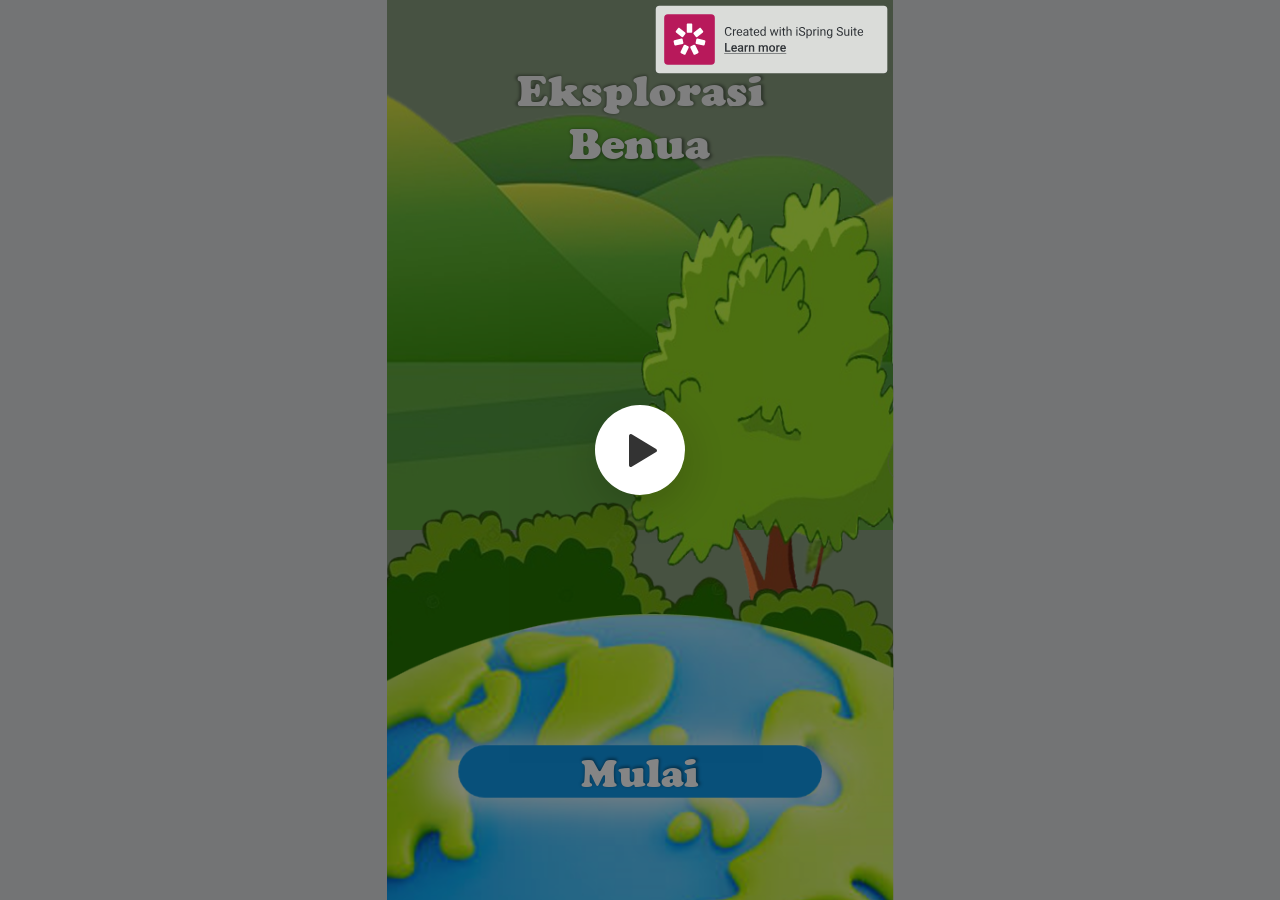
<file: projects/eksplorasi-benua/index.html>
<!DOCTYPE html>
<!-- Created with iSpring --><!-- 540 960 --><!--version 11.11.5.15014 --><!--type html --><!--mainFolder ./ -->
<html style=background-color:#dcdee0;>
<head>
    <meta http-equiv="Content-Type" content="text/html;charset=utf-8"/><meta name="viewport" content="width=device-width,initial-scale=1,minimum-scale=1,maximum-scale=1,user-scalable=no"/><meta name="format-detection" content="telephone=no"/><meta name="apple-mobile-web-app-capable" content="yes"/><meta name="apple-mobile-web-app-status-bar-style" content="black"/><meta http-equiv="X-UA-Compatible" content="IE=edge"/><meta name="msapplication-tap-highlight" content="no"/><title>EKSPLORASI BENUA</title><link rel="apple-touch-icon-precomposed" href="data/apple-touch-icon.png"/><link rel="shortcut icon" type="image/ico" href="data/favicon.ico"/><style>body {background-color:#dcdee0;}#spr0_8a859ae {display:none;}</style>
    
    
    <style>
		#playerView {
			position:relative;
			-webkit-tap-highlight-color:rgba(0,0,0,0);
			-webkit-user-select:none;
			-moz-user-select:none;
			-webkit-touch-callout:none;
			-webkit-user-drag:none;
		}
		#playerView * {
			position:absolute;
		}
		#preloader {
			width: 50px;
			height: 50px;
			position: absolute;
			top: 0;
			left: 0;
			bottom: 0;
			right: 0;
			margin: auto;
			border-radius: 10px;
			background-color: rgba(0, 0, 0, 0.5);
		}

		#preloader::after {
			content: '';
			position: absolute;
			background: url([data-uri]);
			background-size: cover;
			top: 0;
			left: 0;
			bottom: 0;
			right: 0;
			animation: preloader_spin 1s infinite linear;
			-webkit-animation: preloader_spin 1s infinite linear;
		}

		@keyframes preloader_spin { 0% {transform: rotate(0deg);} 100% {transform: rotate(360deg);} }
		@-webkit-keyframes preloader_spin { 0% {-webkit-transform: rotate(0deg);} 100% {-webkit-transform: rotate(360deg);}}
    </style>
</head>
<body>
	<div id="preloader"></div>
	<script src="data/browsersupport.js?C0C343C1"></script>
	<script src="data/player.js?C0C343C1"></script>
    <div id="content"></div>
    <div id="spr0_8a859ae"><audio id="snd0_8a859ae" preload="metadata"><source src="data/sound1.mp3" type="audio/mpeg"/></audio><audio id="snd1_8a859ae" preload="metadata"><source src="data/sound2.mp3" type="audio/mpeg"/></audio><audio id="snd2_8a859ae" preload="metadata"><source src="data/sound3.mp3" type="audio/mpeg"/></audio><audio id="snd3_8a859ae" preload="metadata"><source src="data/sound2.mp3" type="audio/mpeg"/></audio><audio id="snd4_8a859ae" preload="metadata"><source src="data/sound3.mp3" type="audio/mpeg"/></audio><audio id="snd5_8a859ae" preload="metadata"><source src="data/sound2.mp3" type="audio/mpeg"/></audio><audio id="snd6_8a859ae" preload="metadata"><source src="data/sound3.mp3" type="audio/mpeg"/></audio><audio id="snd7_8a859ae" preload="metadata"><source src="data/sound2.mp3" type="audio/mpeg"/></audio><audio id="snd8_8a859ae" preload="metadata"><source src="data/sound3.mp3" type="audio/mpeg"/></audio><audio id="snd9_8a859ae" preload="metadata"><source src="data/sound4.mp3" type="audio/mpeg"/></audio><audio id="snd10_8a859ae" preload="metadata"><source src="data/sound3.mp3" type="audio/mpeg"/></audio><audio id="snd11_8a859ae" preload="metadata"><source src="data/sound4.mp3" type="audio/mpeg"/></audio><audio id="snd12_8a859ae" preload="metadata"><source src="data/sound3.mp3" type="audio/mpeg"/></audio><audio id="snd13_8a859ae" preload="metadata"><source src="data/sound4.mp3" type="audio/mpeg"/></audio><audio id="snd14_8a859ae" preload="metadata"><source src="data/sound3.mp3" type="audio/mpeg"/></audio><audio id="snd15_8a859ae" preload="metadata"><source src="data/sound4.mp3" type="audio/mpeg"/></audio><audio id="snd16_8a859ae" preload="metadata"><source src="data/sound3.mp3" type="audio/mpeg"/></audio><audio id="snd17_8a859ae" preload="metadata"><source src="data/sound4.mp3" type="audio/mpeg"/></audio><audio id="snd18_8a859ae" preload="metadata"><source src="data/sound3.mp3" type="audio/mpeg"/></audio><audio id="snd19_8a859ae" preload="metadata"><source src="data/sound4.mp3" type="audio/mpeg"/></audio><audio id="snd20_8a859ae" preload="metadata"><source src="data/sound3.mp3" type="audio/mpeg"/></audio><audio id="snd21_8a859ae" preload="metadata"><source src="data/sound3.mp3" type="audio/mpeg"/></audio><audio id="snd22_8a859ae" preload="metadata"><source src="data/sound4.mp3" type="audio/mpeg"/></audio><audio id="snd23_8a859ae" preload="metadata"><source src="data/sound4.mp3" type="audio/mpeg"/></audio><audio id="snd24_8a859ae" preload="metadata"><source src="data/sound3.mp3" type="audio/mpeg"/></audio><audio id="snd25_8a859ae" preload="metadata"><source src="data/sound3.mp3" type="audio/mpeg"/></audio><audio id="snd26_8a859ae" preload="metadata"><source src="data/sound4.mp3" type="audio/mpeg"/></audio><audio id="snd27_8a859ae" preload="metadata"><source src="data/sound3.mp3" type="audio/mpeg"/></audio><audio id="snd28_8a859ae" preload="metadata"><source src="data/sound4.mp3" type="audio/mpeg"/></audio><audio id="snd29_8a859ae" preload="metadata"><source src="data/sound3.mp3" type="audio/mpeg"/></audio><audio id="snd30_8a859ae" preload="metadata"><source src="data/sound3.mp3" type="audio/mpeg"/></audio><audio id="snd31_8a859ae" preload="metadata"><source src="data/sound3.mp3" type="audio/mpeg"/></audio><audio id="snd32_8a859ae" preload="metadata"><source src="data/sound5.mp3" type="audio/mpeg"/></audio><audio id="snd33_8a859ae" preload="metadata"><source src="data/sound3.mp3" type="audio/mpeg"/></audio><audio id="snd34_8a859ae" preload="metadata"><source src="data/sound6.mp3" type="audio/mpeg"/></audio><audio id="snd35_8a859ae" preload="metadata"><source src="data/sound3.mp3" type="audio/mpeg"/></audio><audio id="snd36_8a859ae" preload="metadata"><source src="data/sound6.mp3" type="audio/mpeg"/></audio><audio id="snd37_8a859ae" preload="metadata"><source src="data/sound3.mp3" type="audio/mpeg"/></audio><audio id="snd38_8a859ae" preload="metadata"><source src="data/sound6.mp3" type="audio/mpeg"/></audio><audio id="snd39_8a859ae" preload="metadata"><source src="data/sound3.mp3" type="audio/mpeg"/></audio><audio id="snd40_8a859ae" preload="metadata"><source src="data/sound3.mp3" type="audio/mpeg"/></audio><audio id="snd41_8a859ae" preload="metadata"><source src="data/sound5.mp3" type="audio/mpeg"/></audio><audio id="snd42_8a859ae" preload="metadata"><source src="data/sound3.mp3" type="audio/mpeg"/></audio><audio id="snd43_8a859ae" preload="metadata"><source src="data/sound6.mp3" type="audio/mpeg"/></audio><audio id="snd44_8a859ae" preload="metadata"><source src="data/sound3.mp3" type="audio/mpeg"/></audio><audio id="snd45_8a859ae" preload="metadata"><source src="data/sound6.mp3" type="audio/mpeg"/></audio><audio id="snd46_8a859ae" preload="metadata"><source src="data/sound3.mp3" type="audio/mpeg"/></audio><audio id="snd47_8a859ae" preload="metadata"><source src="data/sound6.mp3" type="audio/mpeg"/></audio><audio id="snd48_8a859ae" preload="metadata"><source src="data/sound3.mp3" type="audio/mpeg"/></audio><audio id="snd49_8a859ae" preload="metadata"><source src="data/sound3.mp3" type="audio/mpeg"/></audio><audio id="snd50_8a859ae" preload="metadata"><source src="data/sound5.mp3" type="audio/mpeg"/></audio><audio id="snd51_8a859ae" preload="metadata"><source src="data/sound3.mp3" type="audio/mpeg"/></audio><audio id="snd52_8a859ae" preload="metadata"><source src="data/sound6.mp3" type="audio/mpeg"/></audio><audio id="snd53_8a859ae" preload="metadata"><source src="data/sound3.mp3" type="audio/mpeg"/></audio><audio id="snd54_8a859ae" preload="metadata"><source src="data/sound6.mp3" type="audio/mpeg"/></audio><audio id="snd55_8a859ae" preload="metadata"><source src="data/sound3.mp3" type="audio/mpeg"/></audio><audio id="snd56_8a859ae" preload="metadata"><source src="data/sound6.mp3" type="audio/mpeg"/></audio><audio id="snd57_8a859ae" preload="metadata"><source src="data/sound3.mp3" type="audio/mpeg"/></audio><audio id="snd58_8a859ae" preload="metadata"><source src="data/sound3.mp3" type="audio/mpeg"/></audio><audio id="snd59_8a859ae" preload="metadata"><source src="data/sound5.mp3" type="audio/mpeg"/></audio><audio id="snd60_8a859ae" preload="metadata"><source src="data/sound3.mp3" type="audio/mpeg"/></audio><audio id="snd61_8a859ae" preload="metadata"><source src="data/sound6.mp3" type="audio/mpeg"/></audio><audio id="snd62_8a859ae" preload="metadata"><source src="data/sound3.mp3" type="audio/mpeg"/></audio><audio id="snd63_8a859ae" preload="metadata"><source src="data/sound6.mp3" type="audio/mpeg"/></audio><audio id="snd64_8a859ae" preload="metadata"><source src="data/sound3.mp3" type="audio/mpeg"/></audio><audio id="snd65_8a859ae" preload="metadata"><source src="data/sound6.mp3" type="audio/mpeg"/></audio><audio id="snd66_8a859ae" preload="metadata"><source src="data/sound3.mp3" type="audio/mpeg"/></audio><audio id="snd67_8a859ae" preload="metadata"><source src="data/sound3.mp3" type="audio/mpeg"/></audio><audio id="snd68_8a859ae" preload="metadata"><source src="data/sound5.mp3" type="audio/mpeg"/></audio><audio id="snd69_8a859ae" preload="metadata"><source src="data/sound3.mp3" type="audio/mpeg"/></audio><audio id="snd70_8a859ae" preload="metadata"><source src="data/sound6.mp3" type="audio/mpeg"/></audio><audio id="snd71_8a859ae" preload="metadata"><source src="data/sound3.mp3" type="audio/mpeg"/></audio><audio id="snd72_8a859ae" preload="metadata"><source src="data/sound6.mp3" type="audio/mpeg"/></audio><audio id="snd73_8a859ae" preload="metadata"><source src="data/sound3.mp3" type="audio/mpeg"/></audio><audio id="snd74_8a859ae" preload="metadata"><source src="data/sound6.mp3" type="audio/mpeg"/></audio><audio id="snd75_8a859ae" preload="metadata"><source src="data/sound3.mp3" type="audio/mpeg"/></audio></div>
    <script>
		document.addEventListener("DOMContentLoaded", () => (function(startup){
			function start(savedPresentationState)
			{
				var presInfo = "eNrsvWmSG1eWLrgVPJqVWZWZw+vOg/pHW5AMZio1pJ5IZXV1pqwMZEBBKCa+iICUzDSZvYW83kQvoZfyVtLfd6474AAcQzAGBimQEh1w+L1+xzPcc853/vlk8uSLJ/98GmI+TC/s0CVthu7FMz3Mz+zzoX9unPYuHloTf3tSPbnGw4dfvfzu6z9/f/Dyy8HTw29/OMDtN7z/3eXFz+M314M/jM7Gg8Oj6ZvR9eTifPBicj46xTO/PvnCO1U9efvkixxwfYMiby4uxy/fXf6Xdt54FXzAc+9+efKFUTpUT6Zs2uTqajq5Hv+X1jX+8/+lvdLu//jW+T8oPDx+8sU/n5zznxP+g6/Xl9Nx9WT05Iu/yg9P3r3DY1fyFY9YIy/+aXR6NZbb8um3H3+rytPnVwtPu81Pv1t82m6p+7r7tN7y9LvNT7Ob84d/WmxIkIfLSKzWfLr4sN/88C/dh9PmNl/1NWP90+Oedqx/+qeFp/OWp18vPB03P/3LdOHpLb385aj7tFObn75eaHdUG0f7emEA07olguefnC2sd+6/qye/4f473h+190+X10z15JKL68lvskf++eSnttbf2hezKrTiS5KFaMKhDi8Ohs/0i6egDS4Mk7VmaA+eOW/9QTJJ/Vaa/ORodD36279fnU6Oxrr+mR15s3z3TVkgp839+vTizeh0eHF++n6x4DE3Prf30az5KKOkyc33v+OJb6ano8nfLv92fvD+YvCn8eno59HbyeDp+Hw64t3Dk6t3pxeXo6vmXiEX6OE7EphaKS0Vqt9+rJ78D44Fez66Lq9VdcjyJyUVs4q6dJLjNmlGGDWxnVfvLv1/pVHyecQF/Ro/DHWOtVPZ6ghCFkjMtKlJSJU30TobPW5EX9uAmmPkrYQ7WdXWa+eUMzmk9KPM619VnVz2ygRjFaizirYaqhoV+YSaLH7KHkul99ZqyWBjHZJyOmejExoy1MHXOYZgU8w2Y15/lEXyV10p/NVVU8L6lFKIOqUqOF/r6KNRRmNR2CQLuBmMuDQYRgU0I5gQI4Y8e1vpmGpvLRZPtFhFGB2ncMd7l9DuqKw2VVCmztagM8oFNLMZi7ZNQ6NcbTBy3kd5JlZDq3TtQtApeCNjvNSP1SKrJdp+vD1Vy3NqdajRlow5Q5t9QBu9q7POKahkc5IpxLc6JRtTVsH45e/[base64]/lTsL4xFXZjZgkjLWJZohncVGr/F2UJHkzNKAzLq/OkT3OiCz3rQDEhNoS5BltvOAzO4tDEheGRCb8XhyGpTP50JwEzZ7VKBhmcTPbFggDzMe887dYoH0jofRS+MRseFcwBZve1Zx5ztrsjfgcHjUtZ0HNSi8Ia3euc/hwEq1imRM3/nyMHZpOAKoBarXeF6XmR+C3UT0E21q7q0fj4+2XSIo3Ixw9Y1H9lpH4eob6YdZFlg8NB08WblINhlXmK31NQUFZesVpio/lV8oSIlYWgTJowUxq0iW/3wyFUFOJCwygPLHRZej81rEVwqypVlNkSspAtlN4/57Co9otuhIuH4nP75ksYvp+ZF6UqTpqxUmPnt7aZK0bsf3XZZhAuefV74k6XxA7apeqt+w7tkztWmecotPDd3iY655LCw+tvRUaJ5KmytLff02C732G3vttw2pLB/RXss7zgzquZAzgW5T9EJDfinPdLSlqx4ZZ7U12F5Lf4rIXxdlE9ctM3/2pPTnm8EQ2wr1Ggo3dYpm8LUe2BxqbWa3niw2zW0bqA9siSrN4MWxFZpkCRsIzXA1xI6lZsR7asawVLJzO/I9Dgeo0fYWLDDFu2/BfCCGWhsujAipFiQ/LTXD3ueEkPN026ClDW65DZs3sfnwoSjDYKUJTkVsC3I0W0PjeiInFz8WDfqvvF6JKn31dvRuXFjG62PemByVVi5w7dcXfyenBS+0ddAB/BiygihCFY8VydGtjTEkqJGtwng5Or/66eLy7OkY/44XOFpETZB+6gUJuVvm4Kfr8QKjQ4m+Am9HV69Y5t3ocnz+5v2Mtl2/[base64]/KpYEvKtYQsStA5cDTqAmtBzaE8cTWMwENCeIE1SYgVJwYBS4sZUcLtB+IvWJnbPZEyVZjfY8wo/ZjlTiJkHX+xu4mkPr8ZndtNEI9010MykHCqrsIUhg/OYCaPFcxZcUQEnzKSQ5Rp4RoQNrzCx2PuZE4WhxZMYbu15cFdl6N4O5bk0LbqfUo5okTyXnZH3Zi4MTDslX8+jPuvlijZXQUFbdAELCMTUon9Yq1gzs2nEwkxaZSxdzDn6NbumyAOlzpVDpGZXtt/[base64]/WxfuyHef3N7ypxY7B93PcVVWSuf36HWsd1ErCGeq5WYQAbQmeFkHF8SDaoYQaNWed6wfr2nN+MVRPafSDzbTTnMcSgMgkg9DuMK7Y/dlCQK8nW1mtP+Z3Kba0XeiN4xaz+CGoB9ZztN7IPsds5Pk3/[base64]/[base64]//dnBd2Ar86EHytX09auGFS1wov71APWphkirsRCabkNjqzFgXrg2eKiFyIJ1wU1VDD2Qhm3NLadbC9Vu68HXiqcLkGWxcxLVs9X18PoeFkTqE2lSDX4ORk/xAbNLy5sh8/dz4SFYX0fHI4BmKzQ3TCu9rRNpMg3gjuwMWkIWiUY5noZQ+YLkqHis1HdrpSBELu5WHeYOHBSroGKZlESJShuPFFfLr9zZHzDe+K+cDFrRaqF24qqdpoxgfMhYH2Q3Dnod2ahOouWD74Ff8UgoRV24XX/NwUWtqQcGUkzqf9F50c/pZiDHcVHOhbg1NfV5RWEFz3vWHKOGoukKx+pnLxYc3ieo+DwRMBmNBvcKoTLOu4Xvy/ebKxans+CG5HrkgmpRnOsw/+UKlyradrWRKr2c5VlQ6ApEypBoGFJyjA22ibZ8DoRIUfTEcFMidDz7CV5myVOGn4knxusM8n7jlsx70pTPqNHald+dM2iMnBLx+I3G/ETBAUOes5ZTyyiiJfTC4OziKK19J0iuMet/D1gZfGcE5eLJlwVVUzxKTvzbW193Nmwia+EoJzpDbG5TZ2mAL0KyTAYDwn0AUiRasQMv4TE4BDbIfeRlaDsEaHDZIKvVQLzgobPxTg6buXIwowla4+p4QmyLFOhChGzCU61oMbEkejwnLtc0/446VXKz+zyT5qEQpgWcX7qFNeuXynXKW4NdjGaAOUHA4/bNFMUxWagZ3YZSZXF/Vo5n4Wg+tj/0S9mcdpMU+2jJmcVW4uxA+HWU2XU0RQnLO8izZOlQ9nnCCRGc3ieQ1DmeOewulEI0gGaPzYMBpLCOPeJCrbBpZsIPaF6qM96DpZLlQGH1zu6iqY+1QzcVD4xF5L1/0XTJ4bPp+R35fK6XS3fyAF0rQGx3B+0RH4oTxRqhNO8glN5qVLBowBeSNrc6WrsPQVSrPnNz5LkL/sdy3GZRxj8pbDYh60qeuJGe4OdTIg7vS/PS6YB+oA78Nl8LETJ3140uZg89iUd+GSp9IjtNEOZtsCrjOa5TMKAa5ERhjUJyoPn0VkvhzW5L4ehma8H0EIO7855ePwk7+lKvVyl2cKz+9FUKiPJyVpN3O9bB4owe8jmkIU27moMGZyGKyGFe3Mp/[base64]/SWY0BhN1BogbDsSgzQ9qNZyOf0yEiRihvqwYRrnnIqXLzdQVLD6gBxBengMkE14OHUSQJjHHayKqDdjq4fQVMqxxJxaqf9ATVBPGygnVm8r+KpG70edthXHGZjRL6kJuVMdJBLdxpwOc2GukYdiW7XnAHsM4fmUB+7r/[base64]/[base64]/3c9q4bOUmMBREy3kHBIRbm2niFhICLZMYKPTtn4f/eTJedr2s6dwVbHKri3k6WWqcQ5U1kNUl+vyYe+s6gUa7Tbt3o01XpXU+or/J1qgNc8crMkol5ZiH8m11TGbXMGt81MCnU+8/i+HXHGUXhshZmCv4kNLxdeKfvbj3fTG9pX6Jhs3aMTxGLfucEdxuY+kCS2JVL3AySxeVzmXhLbS2J7SWwvie0lsU9FEsPsg5MnX2w74Mw8RMGCAmfC2gF3149XEFviz7mPP98dVMQDsectwBF79rxnz3v2vGfPe/b8+2DPKjPk3tH2Z+ltwYmvI21vmGYtIUGfCH82PS4Mdwhd9DDseRuQ0Z4979nznj3v2fOePf8e2HOM9MgKLmlMO9TLxGmqCbcRsMmx8jC7nwp37gHkuUskvY92uL2Aq7eVPW8C2duz5z173rPnPXves+dPhD1jUOuIAXdNCIWJtYlEtsLMJUeksU+FOfdgg/TAum7w/[base64]/[base64]/AF7sY7OMnOyWZqAwQmC1oFfJ0d++aRTGmCAbaxsVyH/[base64]/QS3YIlKYgPM8SYBXEH80uYlEDyIBibpPa+RM5yPDWxNAnTFrFCTRPYnRmGHgkjBNGTYheeVYWaEzhzSezGQ4QIm70jeIEfaqNzuUaMhZgrCgXj3tplRrCgRAAAyt4SIU1OzJW4yMws+2tELgUxEmaELa/bXeGIVwmCCPLn/[base64]/1upabHrTSbugMuJNsMd6CfgC5iHxJbiIFddaREkmbRvAbSXxbUt3Jrs2gJ6aK2ZLHOllDlahh0HSkOaLI1enduPHlZKb9avONcers+gd2CquOHj+xcSoDsl/MsUyW5gQBzP7nCx85UXgrgviSoEoT7XwTJv2RWgDhqFEQjwfXOCks8qNmfArLfBIR33qPn7+ka5FADht1XbdqxhTJmXsYsllHEmZoXwrD+pWzN983lpFx/KpdfL8r1LVHC//rk7Wm3uren8zPIH39sEgbM0pUdYne/eHHghgfP/YuhexHC8ODZ4cGQ8M9GPyMlNT3pykxvujKzPV2ZWU1XNku7tpqt7PCbHw5eSbqy//zz4JvDb/90+PXBnw7++N+6ecmYYqAkxAjJ0vV9Y4oyzsW2rGRHozDLYJUM1nyALlIgFAkXkxmunQk1lsrhtCVYO8QRVwCnBGW3BnuDsGkCzz3TcnaQwAeCK+jOvhwBm1RbBgeCc7bR/gtYjitFVkt08pXk5Z6AjQvmpSL8o5Dvocs1tRWwzdCezq5FvYRqYcXT62EzrDEi1DAWO+2aYS0wrLP47a8m9uqOh64VNDDqYIrnX5DLla8dIdWsaCAEAY+GSSo4wYXDEYKlth2gsMWcL/[base64]/OskF0t9dHzuiyuDZWG6PVumQ6i/W27Kk/X8VJwwN+xXXKJKe9mVvWt6Hb4zVDcr0wJG8a9sKEOsfM81ko+F+p+jT//yjt/iuE4oqmivhjT9KddS2K9d1luTG+pkHE5hrC+eAZmLchqioTitBYRpTwmhBAQ2/l/[base64]/wpDOhv7SCxYY3pCqikYSjU2ZTkNtdIj86cFdI0gIhXhTKoTVc+cxr0KMSLSs0TXmwgiBeAY4nT5RMvLDxtE8ts0d+3CM/7pEf98iPe+THB0F+fHN5IYnjy8HFtfx7Kf++lgMcY3T+bT1quYYYxJPUJhODKyd2TD7UQDZTo9M1ExTNjhGYrog6LiS+cgT7qPEhl89TZmHsd3aksv74dMcDlvWZM3Y4bXkoaUNHUdm5iZ0Ryx6txPTOgpoLKkR7hCZqF7iXTwIxZsTgKsY/pm8i9loovhrNTSYfo+k/0yzNEszIkBO4PEk9qCJ/ItIbVgtezzwYdEQsCXsImQ7GiRFhngwrhycYJVqmJEFQLAyEyOhM9yCpCLBi6V9DuG4iUVSWiGNeElPxgKji0VRigi5UxmMHhgTQcoMuWpppCMSHUSADoiWp4l2taPjKjr8zERG2KusXixH+h1xohXGJ2VkZlThUNNsn6U/MwgC1DYmDq+QoCo2Igej52JmQaqUcE2RZyiOQ9qEa8biI7caSVKwnlYRetAkaMgyndRmPbCVLnLg9YU8bYQiJGaGMMArNWWq+WwH5VN3fI4+gZt/RXHySckzsxu+RvipoWLcc5QxDTRAyObEn2+eKS4fleyT3AxOBSSIr7bJAirXvAUMUM2MSzibMF9yEHIW2S36XBHEGOhxq5new7Xk/6AYQyYEiBIQoV7qEzX9vvwcwxJCb8lkYsPV+9hwWWxSHsLae+X1F0QlXS60LFM0xhacGu4K8KN+NoAMagq2Sw2EKSv3ST/mdvj0ey5nJE+m1l+R5KuX4HlX5HsQRzlsIacQR9OQmFe3QSnK6QNGlEVXKWRGoNNsr7fmAq4VW3rS/73fyCjoH9P3ObA/d76a098Pa8ZldhceqtOX3vHqfmYNoQSWmoc8L95nocPad59rONs+HhftWfFH4e897xecwiBld/ErxHteZR82smKH8ToGTabcsv1M7oomerpt0maJfZZJylgrb7D6EH/ETbb9vu89+iRMSdpyzq7/TR4UeF+3vbbs6zyWdV8u1V0hh2qv1v++v++v++vivGmROSUJiphnifcigRu4zjy6vEGwWvnvyydn3ppwWe+DCtdxned+5rj5HuMvF9/nme7y1c/Pt1BN6FhXT02OD2Yqrmtg+Mfg+Mfg+Mfg+Mfg+Mfg+Mfg+Mfg+Mfg+Mfj++jtKDJ57bBN36ST5sVKDL7hM3jw1eMd/cp8a/HeeGpwoFQ+UGlzZ9DFTg5sbveYBUoMHnqJATt4pNXi4aWrw+CGpwZXgAuye5/vjpwYXR0vbyZNdidkdMgeId8rEWvm0U4Nr3cPEqP1REyRgRuHcG5KnYdsNU9gcvs6Hmmc+NA3fkzIe/zGeHL/Fd7tuyjA9NHYz5Rdd0aAvxlgrrnXMoswSJHlbK6ZbUq0joPcoZGn+DRFzZz9A0jieT9Pbe8yOtyRt3E0IwoaTuR0CEtYf0m2LTti6GqzaJTXm3YzCIxItl4I1mrT0dxevsWG+d4reWD/ju4Ry3DQ9qt9hDdxgcNBGKxl0XTs4kOMa1JBbLYPJfZDnHoft1UhL0DII3picxnRgeiItnaa3WIuPsnUh9ESP0j2fHg903Mjb8pKslu8rvm0hdCNuSyjf+vQtrmfL3CgwaMNg7BQmtF5TWh8zdOdT+pGpWF8KnpXAyzUT2OPqF1Jtmdk2ujY/TQStlzyeEPidAP04rWsDuq8Y9i/cvA0qzloXBNgtNA/MIij6EkmNIFptoHR/AtkVordSfrX4bz/eUZ8ecaC0nQcj210DmN28jLuDAObl2GSmSH1xmJ4Pn1r1bOhSssODZzENzTP9LOZnz9NhiD2xybY3Ntluj022q7HJzXz0BSc/Pfz2hwPGJguCwGB0NDodvR0cjS5R9/ngdDq6GrwfnR8PrsZvcG9wcnH+y/j8CvM0Oh0cTfDL8egdfnw9Oh5NBlfT0fV0cDL6dXSFwicXp+OT68lPVanhaHI2Oh/Nqsb6RbHp9eDn6THuTk7GpxOskePJAMXeDk5H+Olv/z54OTqbHuHFzyevp2cTtm8QC9oBap3gbV/87fLgajKqBgc/XU5OeD0b88Pgh2u8af715fiU78WNc/xwLY8eXl68Gw1wa3qFnXU6GXEg+OD5z9Pr8/ejboC2aaLuNkRlhxKDl2g0gsy3NUQ7qJ90G8gr5N0KQEzBnKgSKCt2WYPk7RudAXubyrgveN+QYSE90DUMe79xpS5xzYQR5NkA9jYUeZ0EP5NSsFcQPgJPOXPVe2u1pGE+ruTo4VXArGkth/qSTetXvBxNu1LA4k4AF1GugSrvBtPGlcFA7V4rurqC3kQCdtoa1REEh6EIDMqqEhiWpjdhgVeVI02wVGhPDs+JrLccautcQKtdgwVB/3FQWfBEWg1tf8B6W0TNpMnVEp2upOWuQKHjIKPPtoEsD3RiD7lY+IowABJdgy7MACkWvy/[base64]//FacfNg33bfN2clDK0GCfYpQC6FiOqokktcOQEAvSVorWHcnqcxJ8zV/gp0F1w2UsnWO8TPmGho9oJ63erfQxtCjTt0hxA/OLfZw2u5fF/xvb/X3t9r7++19/fa+3vt/b32/l57f6+9n9Wj9/e6YxG0OQQtEIAf2SHM9wjcd3i41Ieu89BHTevl9R3One5DXm/cdoKl7LGDqGw9iCipDqMYA6QKMqPiwCTOR5ugHhpXLJAnQb32lBwouWSCRkDQAQkjWgTlisgIYobkErmG37GiRUaCsObWOgEVGBciGjtF+ByWVElQ6ol4xKS/[base64]/i2uvTu6NuPK9jp8j4RIk+w+kJc66YQoVTJ3BftDtWPn+tv+Qd+lryjHm2I/r4H3nWXmy2aes6hLUVwwsyWS/iK+VuNuiV0MdpCb/eOayVwd5EjQCgwefgusJiY6KFM3k+QKlM20qL4CcUCEfIx9EMc9qoA9maMaz1A8b6hTgReJLE1IlkSMjhyoaxAuPQvkl/JUyRNP69E+fEk6CEo4oVwk8Q4V5o1YPs2+BCeluIiOE7AC3zGAGAo0lMAj292EowTKM+eHGCAqGUHK49hBfgeko2CLPqu50DmobQVQMwmFtpPfqNZQloxEy+pgZZ+QoRDbylizPk1Xx6OYiB/QaBxZhU90YHTek6FVzM/[base64]/ewJlLPmrgjE+X65bCTwXLtYthuvbypM1/eZS3cZlSywCDdNnHE6/[base64]/NBGTobSHEr4Rt2rWBvoqaAMTIJYci5ZnpCTSlmeGiqf4Sm0RKRrLDtg0BZxM+DjHyDgevDKtERsimTSLgrOxKhFKOALQKeg5SfNVxZgg5mKDbCvYl1tn00GkwkiCBkGVo2rE/EWECYUE6bcH/DDjpBFRP0Se5Eci1kG6xVajgLs5qc48DY/m6SfHIIreFyVOzRV3p+3nHSkynSvUEwrUFBc9w/sgwePi7Q4hOFgd0DKUpKViNd6LkSnY4PJO4XVoNzPDeYj4WXJkOrXT/ohU2hkIRTGRGiqE5OR2CWJzHGYKydAiBKqOgHI27jTgYk1NAvQWmFCZM2AoJUeeguR7CjQCIajxnugb+shIOksEcbQcUroRwMQYQZiZrNWJaJYloTOWQwi2SLc7i0Ba18Qrpsuxxluxvx/OH1i8Htd7AeseKcnQcZ+u1jwdDgYSm9U8wOSZCtEEaUayGEEB7KPxkx7TWLoEKNdcryUWd5vHu61p66T1oRXPg8CDR2ZOw5pNmx3el4uvlP7txzvqEk8WkkQKP7aQ6BKltDR9BIWjHRVkQ22NN5J8qNDMt+RDlefax+4opsyt3Z3QyZjeEztTgwcIxq+GsAlpzBZ/[base64]/ymQJkH6EZnRYC4gYMmOnV5LdY9CLNEs2ZW+tY/D/TOQS5UDDznkmJYLbgfM/3yyBGq6q1WxJs7CKvtCVvx8xAUv2vYSpiXCXebd68r/jRZ+OTbat49Ajpor58Pn0G/Grps3TCnZ2n4DELuU/XMM7lpT2yL641tcdtjW9yNYlu+A0V/W0j0f5MQF0p9g4OXXx50vn1z+P2XXx0Mfnh18H3P7ZeHXx+8Ovh2/sPh93/+rvvcDy9ffX/w9UKNL1iS3wfNjW9R96vmHiPRnh5+/83Bl9/ed3SJzfvoktkxeHcwPvHokk5XPpHokptEbJTe3VfExrraf08RGx88wp9Urz8gSqHZWPsohX2Uwj5KYR+lsI9S2Ecp7KMU9lEK+yiF/XUfpXAfUQqLAvc+SmEfpbCPUthHKeyjFPZRCvsohX2Uwj5K4fcTpbAkCe6jFPZRCktrYh+l8HuLUliY/32Uwj5KYR+lsI9S2Ecp7KMUfi9RCl3/tW3BCgvMMtPrH/[base64]/xs1/ZWcabZmeFXXZW2rqz0gPuLJ1JMZnVIVSGnu5gaTH5UDzd732iLnebqKubTZTv31mW5xqf086yYGFgU00WovufrevdZmt6s9kK/duqzJbbZbbiLnMVH26mmq2VqH4VSeihZ+qX3Wbq15vNVOzfV2hys6/ibvsq7bSv0oPuK0iHzpYUbpLhDXK9ge5nxCfg/kWMv+82Ye9vNmGp1yei8kE882hC3eJHnFUtCXT1lrhVea597I6mTK/X1wzP5KEoQsVkCGoVEl0lwLV4/EKj3D3tsH/cOGzr4GYT1nNMyWxfSbxPJWXo5gkLlvOFvm/O3MWnmoe2TJZJO5wZ65zrGBV0ZNMI6cnq2rZ2FTEYWMyHpXWeJjiJvVy+cytN6ulu0/HsRtNh1Op0SH49mu2YFnDb9jES9o1Z27J95Ln2sfuneNpivnyApFf2D/0zTS0Jemfn3PfOop7vNmOHu8/Y29Oe7eOZ+5sk25qoGb5baVr5rIqJOcOVOHZ7XaNLkc7GTBtuZgcHMe50chE9Tag2Zqg54lbG5HpMGk7vYLVaw/ICWC3fV/wmaQXngYlrj3mM/oxHq3POc7s+dUAyHs85z9vT3mOe7GrP89PUGK/53TtNwxL9UnJl0Cue7M/ty6DTHoTbintiY8jdJMFhpKEZgtYnayXCYag9aAkq9owUUC5sPjlaKd9X/AMWejfmdv2K/3wHrbPed+5Rs7Rjjm2PjPOg7sG6R7fce1T6Hn1YK/CsNtcohPI60+w5yyx603kzqQbZiH6eH7UZ+DTjkxvnbaV8X/EPX+xNJPn65W4/00H77cfb9+fxLvUepc3qWDtsaWsbB6zKKuifwTVO7Njk0IAcTZwz40vDwLY6qWRdR4OSrdHEzLhx2pIIfbXkYsGbr2yBQli/nt3nMTLd5btb82lwDplBXo9fMukTKw3Gg17mJtAdICm60dCvLlk/E8qMoQjm8Wuy5Yhl13nS2PEeqmcysXC9nedpteRtV/AMvWP9Kvafy/h0ZY7bdODRruReegPRiT7Es4giwYcy6EMKSYvTmE6esfIzFKHdZwp6STYzX1O/O71ZKnfrVSyAM+uXcPgcBmaBDN+i8Y92+fYc12tvajc/6aZXKeQtBvAEBi4LBzLW11oxIBQ6sjiA7k5oIjUNBp0YcYm5AaFZLvnhS3gZI2n9Mv5sBqizlG/Vgce6lK3qm6kEOd8bpcBuAqNzQoamQKg+G8RZh8EUuXZ0HUtNTys62LuOdrxtvhxqpEupj8LFqqGxtaJjoVOOsRFblJmV8n3Fb7K4F8G+1qzr9PmO1sJK371LyWrvBNC06VJkgeTEYvkxV3oPcl+co/DFXZH70rxMumPkvu7Ww9e5dP9jJb/bxd/d8u9h8fe4/Hte+L1jcim/L5zZ4atd/t0v/h6Wf0+Lv+el361e+N3OX7eKTfgsexfD84NhgjQxdNnrYT7EPyG5Q/ciRvP0aerBJvS92IR+Ozah72AT6q3YhItYhPj/Q/+eFwhaIs+28Lmv5Q626+vx1ehycDIe6Bb+9tfJ6eg9HpmcEy73CJ/OQMVGJ9N3A6v+hei4k8E1dtFpwd49mp5PiJkreLnvUP01KmruCqrurPTb0dm78eUgoJJ3F++mp6Or9rmrEUrhffWg09JvxmeT08nJZPA1X/MfTatejk8m12ixYMcM/jS9Hg1Ozip5/2v0BsNOYN+j8fkxLg007+A7vOqnyQkbdjV+PeYAXE/OppdSrH3oj5PzI/[base64]/CB4k+w7TNxXo8n1lEnen4W2YGViwa2b2YJAsNJW1Y++ITdkHh6j22XCaM2f8/sGfnJdxrueENHiYxKZrH7DMxirJUo4Ngu3Xe0H9g7quaEHchi2EWNUaAJgtZEw1uYBryCY82hSBz9WTtYobWox5kY0WuGYsWc40JsjaFPPfrEc1kGyjB2RKZbJfpxezTYEEaEsCaM39GMSZIILQZ7E5ZKsxQer4he4JPlKsrWOq41aQLBR/[base64]/nN7Hn54aqv+J4979nznj3v2fOePX8S7BlTXTPUEFw4yFl7NYwGzKP5RmZ1Q9ZMUEXMHBFlnGZo9gMi4ixw5mwrxhnS9XFblh5GYjDCZnPMRpJYqFv4Ly+4rG4IBFgGdXmQbv22En6Qsd9dgUdytsYrDcQt7r/kzf2HH9xPhKPqPWKpPMHIQpW35ZqzAQKX8xudd/lMeeRD18mHnmsuraq8blXlhxsEOcNfjLp/mPfOV3NgbC4tJFirDHYi+8u1oT5CgM3AtQumXRPgLpTQgMBgNheCnVuFbrqSX8xX8h92W8l//NAEcPtj7M//GHsNjoVZ3VGGDBhqIOg3uC8BZqBS1MQWgBxaDmEhK8oGmKW/SASZrRsIuy0RPx5kHjq309m1Ge2wW9IOjq+rRRdKdp2tdu+D143tNC/14XFhVvQc7UPyRwcyKFYqafeqoKGhOzX35NVEpFYU/L34+0IMjjXxUOfevlui5TC+ShHC0dDcbElAUx0xbMQp0FvM1aulVwt/Svq+pvYAhch4oksyh4AyGPxdSjZqheQ4cMyil4iaEvshlQhhRJ1JmQYTaI4MFCFqG9sgYwmIELUrBuBqRXBC5zfACBGZmQjQRaFnDpKiFJmUoSIR6x+biRq1sSErZviYVe64zVHGEpgndjU2amnM9FF0uVz0N6m/[base64]/AboKqOiXo4FhJuCXo4KkF91JJpby9KmeD83SqtgFqHL+DYqbdm0LYbwhfYtvT7UplBznImkBmzs0PoNDjZMW8iIXGE6r11RMDs7KMxtn83KwZgV5ane/EFcOODVwcDXgbgevkJuMb5ETGQ9WEduKZSojz4Al16+Qwxs6/r7u/7Tm5mvn3wBTPvDLDD6PLs4BJNwsa6z+BIxGTLCXinSvC4TLGg/[base64]/DwDlP5D7LqrCDNBNLCWQFG0KirpyeJa/SOen4KE+kbiAWYS+q4hPRiEVhlh7i0QmAPaYj7VStsJu8boxHTM3b8WFtrES6DZWpkqvn8u5aSb3W5JvM5gwyCTo8Hio6jfCsZ81PjRnHt/DXFc9/zK7BymuLM6OOE3CEjygnbjSZrCbIMBRxCPDpd8GQDNJvHrATahzEFJTA7NgsQzAPcti4K54rAcaY5gOU2O0CrtnkSSCiiyQRCbtseHadZAZKGomGgdgUhP267e/KIH1MIQBlhUD0zKW4S8+I0EVnH4gMcsQfIIkYWjyS3mkWmNOEKeNYcH12leVxCVzaEA+hOe6YBjFLpgfKxuBbd6uYcATI7ex2YPyGgDN9TyAlZGbj3ayLZXXeYJFSChYJPRtj7363reMLby4v3pF20gW0tpnAvvTKU5JCVxHSUhKWqt/WshDnQDmLMFVw7wPNHNH6qAvAe2ppabapZDg3q/R2Zx5CE8nDcJEeMwcTbCTaUxUzPm6Ba1fV0G7BEcMzNt4ZcI5jsDPDl5tUC5CuPCZHuzbNqmCt61pJNskcJYB19c5tMnF9udtE/OlDgKcWD3Q0UzBJDo8qbwHO8a4akm9unAlXNY/cbCYWLEs1V7IkVi0Qr2v3DMPBoppHEd92onaWu766McbR1zeMN8jz2IG8HDsATa4/4ECrealiNrplyMGyr/2hen7os89Drw/VEGMfhgcHIQ19OkwvtD48PHjxtMfXPvT62oftvvbhI/naH5Sj9fNyZD55PTqe0Hbw8+hoMggzq8SiSaE5Em8uV2MUGvGo/nJyMr1mtVLpKznr/2Lw7O3kfFQN/jR+h0qqwVfYa6PBD9co2n5pTv6rwTcX58cXpzyBfzWa/Mo7f8QdPIV/eBb/zehkNK3nbxifH0sTvhg8vZyejyeD56PL6dXV6HR0Vg2+PD+6OB/Lef5Xo7PXFz/jw9eji6tKju7fyw/foGNno8tq8GKCjSDtfDk5Px69m7J1r96O0P/zI3n3Xybj6/PR2fztTavx8oOfjt+OzidX0oen6CUtA1dv8fntVO59SRtHNTMZVINvMRin1eC70UlTSkwimIGvR+cnja1CXvIU3btm/0ZvL0cTVnU5Kv+e4N+ry9EY1Xw1/XU0uUbvMBPnFxxHdBud+vMZn/3vaOUl+/UOY4Pr9HIyQtteTS9PJtXgh/PJ4PBswrccXI5eV4P/HEmp70an46trGRG27T8vaAyZjBbGHgvjC4ztP0Ynb0svvppcHjcdejX6edJ2jq/C4ul09Yd/[base64]/2A8BOmc1che3pCCrO7WQzKavFuIMqd9elxeSO61eljVEPiUQ303rxFXvSShMltFBflGRcfxnsB414zkIDJnJ2keoSaLI4nJR989J+s84LWHT8Evbv7gukUM/fgvqCee6xv/Wxo9FM1xAS8GB74FIaJZ0uHDJXIfe4Lsdd9IW53X4gd9wWz1X3hDsABz8hKW4q4NrzSrouKbIMJDaMJfy7xjP/f/ztA36YDVnY2eDe+BM+fl9CQeP5FggJLlONZGyg5i6p8BxFhejQ9mVXusyqxku0vJbLw1fjydHw9OinxjWg4oyinZ5PBVDpD4i8Cw0SiK69KnOPCg6/J8hj0uBx6edVEVY6uwZSvS+zlPObydDS9HpyMLievJ/MRbHk0n2yEhcJc+wb65+nxaN7z6wm+vUazrkZs+9moBEdW7b0vUd3lhAwVcs37i1NpxHcgNm94UyazN3vOp4QKWGj1kQ2LYreJRew2bkex2+widJtHrADZhx2Iru7jH/jVm9Uei3v0zJ3ltltSexQPZRi81liNbqf2fLMbX/v2g8PX94T2Uye0a/WEsLpvtK9tVPR01+XcsPjuJEPjA2TpGEKPSC3ZCjq41x8Qpa5ibRSlcp0lzcwNQ9VXii8Add+mT0y7K5FOj01NiKuz1zlTDrudKacdzpTT7Y/Klxj8Dc7MH6R/K2fmCbS8rGa99sz8rrMxd87Mz3dbLhcfcGa+uNuhY2Wr0WSJ1c2eqZlrrH7oZ8GakhDKYrN5pVpcAeY2huZnDV0ISy6ILVMRYs2nnSlMkOkHmXA2BMhyOm6H5V8p31f8Y/krRPB46OUhRlAexscrq7LYaEGYsixV0J0ct0QYqciY1pS0hOjRxdInGlSDVqjaVhGiKi0F6+tghkbi60DNZmHMpIe+naqgE1YxY6owfZa5kR2jTvXGOCG8O+oqYLwZWcB48+gtEQwcljlWO+7SkOGS9kzKFBV62heCZtASx5RnFi/n8QXdEhhDxVY6bOfMmGBxQUn4wZS6MXCVtyaIQceiPJMryAcbGSRtnF0JypOYWS9hvMnT/u3xxiQRvp4CmnwwuTgqYJTxG43ySkuKSsdoZ7Fb2+hKEKthatYsE2oKpIFKNouFPRujbWWsYhTdYn9BDkyQ5NKG+f06zfAkDzTDB2wvy7fv8sGDQ9EZRNJlehIjmyNt7455hbygEhi3ZBhHw7V2pevOBglE4zZn/3gyxqhuSKio3O7UimwYUc+rYtp2ME7cDlWA5AutiX4BGJrlSEXDk3/FtREhAfMOhkZzAEFNxB6w6dXYAC7GQC6MDZbE6UBZzmIAWaZHQEwJF7s2ghCkmigRO46ykrBsjWEimgTbGKKSdWlB5LD8cpIg0t5AvECXHTropExvsTUfZDfqgD3o2KHZyx2mQWF0LZY76FkFLUIz/rzfs4hYFKa7rDZ88IGAKHy5oaYB1YO7JDT71ayNK3SGW8FZRs6G3d6l6fKS00Yqhy2NHSwxmiBnSRxMFOEFBKsgFQcScF3KYwIfEPy2uEzSg4iXuyRHoyaLlwOUeXGTIeQIKQfG2XcoMAVFjwXLDImgKnje4q/[base64]/pYzSm2Yxexu5tTXKeYuwdzynOQqHiQw/BpdAdD98yoYbIv/NAc6ueQlJ8REafHnJJ6zSlpuzklPZg5paAjNiCJPJvqO416Pb78eXrGkz9jW5+GzjnU4ItijV8o89XF+TWWzTkhK7/oHILxck1/g/PRUTmD+2Z8cjU5uai7dcxs50/HVNOqwbOLq+vR4PvJm1E1ODwdvBz9giV2WQ3+MB1hh4xOR+IIcTS9HF1Vg29RxeXoeFrq/w6vOpOztq9Gv8oh3lfN0RzahUa2zz0dXb6eHo3on/AWBSq5gbdc0X3gNb4/vzibnKPqavD9+N309enkpHPrD9jwI5b+I4ZkUg3+hCrkh5ejyfn14KvJ9fWVvObb8S9yVCe3v56+mcye+cvk/A0GTJ4q1WEA8eirS7zjaFScLF5dvB4dH5fRejl+PcUo/TQ9/2n05noF1vJoUg5qiSlaTm6/aMZdsDB7wC1niJvzIoMv8B4272q5D/dmwPnYkZs/jfd+hR+PYfvVOehYc1La0ZHN6Z0c2ZrHHqtVzT38YHQta+EjvP5W1rUQdN2krn+sdrXfD8f92xTU+Ome7e7Cdm/Ad9fa8+Lqbu1zkdtu+/Ip1VDeofqH+IGg09BRJLaIx45+0WNtF+TpUrwUXoafvqsuPaoDg7Q6d5+VNS8/XP9+F9a8Jt5gYUDFSZRwz5+Jk+gDybMPcKzhO+cTfvdjjdApFu7hWCM/ex7jC6OHLjxXQ5eehuHBU5uHz42y1j5Ph0nbnmON3Huskbcfa+TOsYZ9QC/R1vVmwX3pZDxwXabdpJJg+UF/8Zk/jqTgaAM/[base64]/9ec7Hvnsgr9A9Yf3UCOtmZ9DF3QKJzBidxGnEe09fgKJpQZoDmRVoOJdorU0F6Z3G2qBjXVBktqmNTtc52ZwtRDxGgGLLqYRbSay+GzXGlaILJbvK4u278PicPhdn6bGriXPGvbvb58P08LEpin/fbcG8v7nb5+J4aix4eqMo9E3QrSofIEHRn6rN94VBAkOif413io7VhIyPtaWfiIB2b40FTdhDGBvVPp+gc6Y6CCZQ3iG91Wr5vuIP7/ZZkt2I26elKxE9fZrbbmtBV5yMiJ2THfMZ0W2TVnupSVL8MOcAj8CY+mUTrHtwThE8PdEjjJ6PwRK+M4k3m4PgIU5sOtK9ytKYVnI7OR/S1lptp+wuH5hMQBOtNDLbSdiQJEtSxvgK7clEdb/Za2YfeOqXnXgrEaPNi8cqB6GnQwZLJ3zwmzY1whN2SxOny7ieQQVDwW4S17Dsb9HZ9R/EI7rPmQziZ3ZYS3RFxnNYaD4JeNft3quZz4nAW5F5//pdzRqHtQDWmpijIhhrTdj13ZCW6FnqLZ1b3cYMEcRUExCwXaaK7okx032SIsMmL+pmSHddhlZwv0AedXLbMi/[base64]/1kAckOiVCqiDjhKBg6bPONGZ5M6X1ioDkdMl3VlyEmf1Pe/GxD5H5BommkcSjvxzDG2ZKs2mj+GKtk/0JfUvgGElpXBTRw2FpGDqD2+QUaQ1/SgxAceCjYT0VYUJoJeEcWEaK/p3MkJULPuLsgzElwgCVa2YARLegGG4iimyESf21LX8o1TKNHMgkdZZNoUOE0lW71WsyPjBugIO+jGi55LLOnHjJ7lYvwytywYuEZOgZ1hKwZ+OGpcm0v5zziCl2u72l/[base64]/uPxuTTAtx9dXF6cfaaLnp/GZ+P/zEd09vwD9P3I4Ef7BiJZyVbFMDDk2lxU/xufDmtBk8vTie/TIqj4bO3k9Nxt0wHnvDyeHxeoPx+uJweT0fvGz9G8Wl83y3UYjbODTLtL1+PJufn76X5Y5qHpqjhxej0hPiIf/v3b0anv+AFV4N/ndu3Xo8vCZYicCENhse/dQq/vJhevx38YXxxedx0odx5iQp/nbx5u62qezSif2QX/ejVAmhJxXD1x8n6Vu3BDwR+9xBu+ovz0LGuR5d2sK7b6LZZ18sjj9o9/2EGYcUt/4Fee1vPBg9p2mliN/gicT9Wz4Y9p/p4nGqzS/viSv8gkz404jr4mf6xDbOmxzfBeAWt0MfYoOK7mzkorBa/rZdC26WkiFTiQn6ULu2Lc/eZ+Srkh+vh78JXoTi1Lw6oOLV7/dk4tVO0REkX2lznn6w63UncrHfP3Gw6mZvNfWRuzvpA62cxDU3Mz4fOPHfD9OLADA+ePT+wTw9czs/7oI8x5r3qtN5BndYdddo9gF/74eXFu9Gy0+XREiRnmLleVvh0Mj4fnbaukP/7f/6vUtHTyeX0f//P/4dYlfgdpV6PIBecDL4ZXb2HRHECQeVocgVZht6VZ+j84DVKzEErS0O2uG8Ss2buvlnQ7be4aF6eLDloTksyhE0+nOKeyfwFkCu+GR9NrilnTEblkSZ7Al8tSPotXOc6d87SsbYL0YGidt04u73He0pmiBH+8brxx6wGL3bw75RgTsHzR5v+tYEilWr/rUCYHs0dPJsxaod35u/Z1PEXkICTkiygUfoPv//zd58knHKMeQnK16omi0nYEco37QLlmx69z/yDDcSq3/zDvXpzwPdq3hijF8PCbqdQ/vd7dpXf0+o9rV5Hq7c44y9swQ8Lew7J14lJIl2RJM3NE7hA28hMTtl4Kd00gctK8VuHcvf16RE66S/M3mNNYtjKCDdwzX+Qfj22LIaXuy2Tqw9wzV/c5Xvj8SPQdtcdTCxM1d7jYgtl/f4OzE495w6mk3LJ6I0HCAvnDp2US8ZsPK74sHOHZ0/dC6etHT49OLTMJuKHB4nB9E+fPU8v3AFhuPvOHUz/uYPZ4dzBdM4d/APCBJYUH6Or6UkHtmZCCZdPF1FrlpbvEmIZZbvvIQoN/nWequLkgoKhZP37D2bSY8q+cqMYV/5tfqOaJ7P45uJ8dHJREaUIP43kwzGf+Hp6cjU+ez29PGYixUvJ0Hcwvbq+FKCfXydXBUHn68n4zdvr8fnV9XhSMuuV5rb2nC+v2ld+e3H56/i4lB7LnReT8/bH52MmRTypBodX1xcitn89um7NN19DyBu1Ia+l+tYW0yc9Dn44YeLC0peRZCD85uL06OIX9vuifeMM++jZmP1/eYrfT/jDH6eQNaWX30/PihRNVKXpqdzttGFuRPru4vJ6esz0ik3CEAzV+dHFJUXhL69Hkl6ykVEpxzOr5OXk/ELSM16PysvH0uuvLi9Gkiby6cVV++o/ji//MT6++EW6hPnCaI+PL9lmiNVS6OLq4hd8Pzh9PTovWR+hEnEY26SX/zk9xy/FkCRJGe/[base64]/UrE7HKnYzpFKeAiIQso6ZN0ruVVn0MAFPqubKnRWZrM1L1Yh38yY98eJSHLLlromVWpjmNsAkSV2uvIise0dXI5+ml6OGksfpKmL5lcRagavILuMr1Zsh20K2bPJ1egthBm6qorFTsyBrxaSp/Ygcc1GZ5Z7NlZ21SI4f27BKqj74LZnz1ao9JKJZun4OpR/S/PlTWhoF7nwh5evvj/[base64]/A2+KB+vfqsaZUptGpWLmlcwj0GaB5ftXOq93WzLTD/CoWBjTvUfFY1U6O6D4xt+D9ghyqNThMzNUh+45tMeDPEw5+OGzA5+f6hf6RX4a+7RH1689uh20R9fRHuNDaI8/SYTisiAz8ys1YJVndAk9wwodnUzfDYz6l5mEAyZ6LTLAgZwFN5KJCDYtI7dMp9vBXpYMNo2D6s/TY1bxenQ8mgz+1khXf0Sxs789ab1Uz0bvL2hKuBq8G58fTY+mJxQtIA6dTE8n14O3fHqdWDEqnZOmv8MrdOUGEL4gE1wWsQJzMO2gRNcq/ku1iA5dkJLfULg4Hl8cQzaiMaIZNTranuK58+PJ4OJ0/LYRmUoeJLRiyY+1ldRaSeub8WV5rhHBipjS7/VaTvBZtIBIMzPSgWpmsrCPFwxA+yQ1xZ9ed7WUnEt6sAxqa7ZZ7nLxFA+b7XZZPMXDo9cUH2wgVjXFh3t150B02TegZGfLeJi5zq3Plbeqtip6ItQaiXaL2tfJQNTQSUO8uG04+Kv7Vhb3BPaTJrBbdMOFbWO8ZAiD1qV9ZjJ2DRk4mJiYe72s3sYZnbnu27BsZ2sH/SnezME+8TglEsxwaAxBypy3sUFI2MXBfl5+tXjXDLlzlzr+9W2XXAvE+Tg1w4W5I7h1Y6szu9nqwg6WunB7rbBl6zdQCR+kYxsNkKDjCsQ+t0CsD2CD/OX+HOwXxnO1sz5R+dXopSsJJECQGYSCfaNKusDc3sGuKC4/W+AjoK3VgeiLnhi+GL7ZHU2wURc2n/+sFO8r/bDAtA5jIdE4xvMIWLDAPc252hp6LGSICIZBOxtrMSEbQabFgjE5EgdbK+2I9YrVlgSXNRA8M1Jfh4KrcqqStRB7PdFdA36sgrHJmIQlyWn09MtwkGJ7ID+jo0NlxIQR8tZlAyKpuq9a+YAxT5ooqx5Pp2z4wYCwCu61gq5u2a7IdV/[base64]/ICNjmPZbGirexnpS12E0uiJ0ZgfbGsQW7nvQT/hYjMhuO2lcmzeB8ZASaBmOba4725BM0pTZB2rBPQZG/LTGO85WFuDxkJgscugrSjH9xHnmG2RmFNqCyQz4ktrRIm0JP1YBtCkudRE9aNzCnehGq5G4hKrC1xyrlj+ROWKDYsIYu9IeytJvRF4GxgXIyLa4B0sQBkaaP/iu+ihupsbteGUATFUELpi9M8+lLY01inXGuB1iwGGiqb1qLSqxhJCtBEcDGWR1NBktrlz6qjSYTabiiALWNqHKmyQ9vMRgh555OAI5cyHHWMV87YgqhOE+5aU8jiWnCYdjmrj1hDTm+CAie109D8neWSaUkT3VMxgVXCBLNXIC8Ji4Wnf+DW2J9YLslgkxdk/AA+Dhl14zs4yYmbA93IcraIAcILA3dFBC8UcNzItVWBL/I/ZvRA+/lWTd2vYkG0cC1eMjmql3cZfPad6SXiseZk6BycYCYl6JUCRY0BTdFgosH/lFvLZUCunJbdHrFCPA2lCfuNEYWQlRXhlR22ppolKMFOJ/z4vHlYP8kIT4GM0+YxwHMg2Vj4CyvJaJIGo5kVYb5rweGwhwwYDUT0FdJIZG1Z2xhGzfB2bjp6RGEyfRSGWBowgzQHcUZPhNZG7CWMAWiO6c9eEGZpEJr8C+vzsGxFTr6NmDS/80iTFSxIhOjfI42+AImoIWzyeEV8QtNtoy8eC2qy6VG+92aaR2qm6SQhNmF338AO2LKJ92DdAbNL5sWLOAwH7sXQvXiRh08PTRo+O3gRDwPp9bPQZ93x/dYdv4N1x38c687R6J1gezD6gId1P4/kBI84iu9GMxcUQadsSrRREd+MLi9OxGP/59E/RpPLavBqej6Rs8ivJ6/f04V/fMXbL6dHLeSGfGyDDupOpW1oyLeT47HELfzhrYBcfjc6vx5NBn9Aq86PGS1Ab45TgmBiiUqUwOmkGjydXp5MzkeDF6MrNEjqYODE+QSvfXVxzDCDyfjycvT1+OJ8LM1rXiK1DJ9Orq5GU3wdFbBNQckcvb4Y/GV8eTTuNrM5XvxiHnnxfHx2cXLJuIjBVxfnfNVXo7Px5RRvfoZd0YnRWKiCL3t9cd75uSldmiT4ndcXaORpM3CjC/TkbFzwOC8n528m7xZb1gSTHF6/nVy8k4iK8Tkn4dXo/B8louKH4xId8/2vTZTMFM08wvC9vDgrzjDPf568vphe49bh5eT6ctyMRQO3ybnrvrKDG7pwAzMwOpu8LhEg11e/ykT+35Oz16PXv44Z/fEPjvMJ7jXjjUkc/TphvMnxBRFOvx5fXVy/vWAgza8Y2fMJHzkaHY+uTkaX/DxF6yaMifnq4uyCUSRlVb1/83Z8ejqWeM47t3195JDOZLLdh3R+3JDOxTkYQuKuoFNDE8vbPGp4NDR02xxq+JS7pb/Qg4RzPtxArIRyPuCrOyJY7QxPPCBtQVGk7gXxqw48mRGnOGJv9lgjrcMdZgT6cCihh7dG7gWCvUDwGQoEm2NFF6mKsVC4yMSMKqFyPPOpNbdxbqB1eyybfdt9B2PtPEZTIkY1k8yJf8O2iNGV8qvFuyTszvr0+OJGF2fv87DW5ofr2O/CWlsiRhcHtESM2s8G/dtlUASXdGjm6tM9FupkxTJp92OhDmi4yfdwLGQgGSb3zA+fav+C6N8Hw+SePh0+TTYzY/czrw/6joVC/7FQ2OFYKHSOhdJDHAtBvLq83uiW5udRTLMQplmp68nR6GTuwvWu9Qt7J/Ab4/PBv7bOZbjz8+j8Z2JezItrrPl/qwbno7PpOVswdxBjZkVxHBuwXWeDq9H1dPDr6AT/lqchwkGeuZ6eHxfftncsfja9mpxVaM/leN6lq9Hk/HpSsD/eUXZ9BynyFBLEAB0aLPdIKtuCbGurELqhWZ3grlk9R/jnenQioVfF6242tJRlJ+clTgrDco6qRxTImpEqWLx0vTsdvSMK72B81QZVnb9Hy88gos1rQ/XT63qwZWaasKjmFVfTt1MZjzfT0ZsmYqsUuLoevZ6cos1vJwzUGmAWBa+k/PoazRlMMeonePP16B1u86nTFi24/FSm6X3JzHK2EMb67auD7199es7J5UzG6w43KdlxFa1tWyQ/UUST2ijdUQ2VR1ZYiWz3nX1xrGa6JMgNlinPbQXN1DOtvA3W+Jih7zL3t6to3qUF1zKKwZQrbYY0yScTK0iMicZ5fLfWGbmqFJqr5/PRu8R6NCRQ1uvpVIL3OAuFGVeLN/P9QWyteB2T1dtAE6WUD3S0cZBlIVxUztAWaCs0FzRXV3RJ0QHt8N4bHRlaqg2/hxRVEJ3dSvRo0im4ML+299tr+3xbHvUG1g9R2pb3OxrtSz8V3x+SSiwHCh9Zb0zRMkGO94roTVibKYL3O8jXiVfvcsBKiIHj5gM9i3A/RId3VvR+iBlXyuDeyxV/KiI+4Y88ZyCPeE8HFzzntFaCU06fCJ7W6aCMbfqDeiFxWZ248jKNxJ5+KxrPERGZuX1VALP3VTCBBvsq0CSN+aJbC6YedCswy3AVIqP58HvMVqN986thy6qE2rBfqpANGsycwTzSQzkLYcKyfqXowIBJ5MFf01/8ziTjkGLwfke3o4xZ5XrEr5HzTcccbG/5HmOgMR3dZlJyKCGM/[base64]/FU9EErVzyXIjXA5rvj92yYX5rZo9A/[base64]/COjGnE4kz0QYriQxrFVSuIr5nCiHt6E2Kj07MJmgboFpMHJtIiups6oQwgO1jJ9MYrH8SPLmcSQw3dMwa6UzILFeaOHnWRsaP0RSEhsfIMNjifQWexWKSbJPFsS+Ra4QeQWyN7j0Ql08OVjpeaazk1VMkIMaCfEKkpCE8g8QCd1/KSJGnWsd68oAtZw5XnygfOCp4RbAJprE+2tBp7VbyOdEpZPL+wcKWxOmaHOYZAQ4oBuk6vRZCRKHnC8UAk4dalLEgdOSYpEWaV7nd8wES6xIJgeSwuSwLI/Qu+yP0KeuO8OMaBXGauQg4vdmPpQ6CHEKYVm47dIylI9JxKohBW4mZFuSCTD3ObK6ykzHzvYMiRueNVAvlT7YgUn1Xo/IwtDvQArcB4FZ0B6WvERQOOHzkLFn2k4xDoD9ZCIuujHsqsVVrTg5StMUGGFqQ6WlkQSXw5uSVNdsX/DIRfphCURH4CIaOPJbenuA9GSWVPjzkwK7ZZUbTAfGTQykjmkpl9HUyMYco2k9kojVWGDaVIwzE2IOKKzI6jyg0TSXOxGMH3ZDVqbelfxkQikmeLy1LWXBlbEhe8VbPJ3PzeWZn7iF7IVGnSRmwFVM9RF6qJbaVwy6jCXOifyo2HNVi2LLgYSbHP9D/GAJC00MlQHGlJkbAg6L1LiwSHAfeZR5MOv0qWFoaT+7zZXrZsL0sPPOGdXsCzIAX5WBpLYgJirLRu9n6gXxp3NiqUNgTBKIfoQJmDjcOyblijJpGIxPjIWoQZrKHEN5cCmTFdinkchHx4rEPxgzSueO6V5kfxGc5G/NS5Qzj6WoRTx4ZEce5DW+nrLS6boFdCAX3xhcPatI0PsBOn5HZE2QgMlJs9i5dgI/[base64]/JHgC992v9DRc1s0d1fu1X9UhSbOoRwv+3YU7KOa8NZjO2JJ8qDz1Ws3J40HHYnBUK+2YZPVP7u8wK9cNuC+mPH2zJ3Z/h7c/w7vsMb4tBdXErr6Ziir6OZESUSRjt2peKyesaWh22IeNptsbF9aWXMkS9NVZS0mrjb5hdarn05uRSH9ijR2hOXZi7x5pcqntyfAOL6oP07bElmHq+21L5y4dYVBc3+t7R/nFaVG0nMbK9j8TI2h3y7MYPA3TCIb48H+bnh8+GB0E9e/ZMmacH2fWZRmO/aTTuYBqNNzKNfkvPoIGeWzpXMBkb0eL/7AFZ7dxqkrn/AOrTc7vJ8d754eUiRKuZG7fUgiFrdL27p3EzsS1Ni15gsOkPaW2qDXOzQ7tSiVws0AE3ZGh0BUo+yWFKzVC81ASAL37nflzYp8TjdHP/j/ZG9t6HFmVlYdMuFVh9/rcVs1xnWP4qt5d7d83HpzPboBSpOKB4+LfS+X+Wh65k8jHg+jdZwoJAjt+x/X/78bcbWPl+OVbd4S1EImJ+HI+pUswSqlYZW9N2Al3fgPzJmXYKtZVgPOi9coCaTM2gbar9mAk8s4XbZFtrGrBmWDdDp2uq0jz2kdPGjZqO9qpOUPuxgizPcyKqrMXkaROPqIntsYNpcS0H3sxy5xQ1gvYuDZarzfJg+eXB0quDdVOK+h9zivp/3YOcZFcXBuM2E4ExA/g6RDzxCXa+1iGHFtmzitZie0dsbrVLSoloah6o2YLLWVwEQ53EZFlYkttsRF4u31f8YbEeHutfaxLN1bs9zDNnQ6sTJhpiXYmYpZnQJRq6rKOhnebkjCHnmbvytN8xHlx+F7CcHHnO2Vc5Nq4OxUoRedQONgBdg/YiKBK0vdqcabcRMxRtrLTI06TJjWaNXF2MzVVssVbie0FNeNpfInelx4SuoMoioei+OWzh1wbmAvKSoTGHx5I80aU1nKgFWM0KwhnoUGAoc7SMjqa/qMZ/1KSDHLjTCkxLmjcgSU7ROs7YdVqLadARuwv4khhrae2LPslxJa9W8X4yNKb6FNL/z967L0luHOmer1LL8w/[base64]/k5PN92EyIOXoaAKmAyFpUkvikB6DAtEccSJ+Q3qCCc1jkxhIXCspjMt4bzKfCAcAiDG8aQNU0WEPGJguollSoTZp/F7IoJRW7dTATuQym5E8IU1QFulWsd0C0Q/EiDvQammKkiumx+ERvS3+u9p/eQcGp88nrAu0n3t9w8RtsC8B7wLvgfECQAJ8OmwKovFXglR4sklFE7I0le9L7eagvVCDeBN5UQKNdWad58wGZHpsqyrgew5+YlvMQoUJ1CtALaD8VXeGK/SfOxzu3vw8rg8Hu89GkHVV+w9U0VPi9ChuNLNsB1Sy1R7wfCw4xjbVyTBFa/sQ8PbYH0gi9/6SXhxTE/hNrDuX+k37QUoNt0+3zyH/jNfr4WVJroYqYfRr+dNicE7A0b5Pr680oLAzRfmK9B+VJn1ix7H8qV7qy/rT9T6yUG9f5vn4eng9Fvvb59d8LLIRXeD+0e3o/KAAHTkOYB1uEsA7V/4RWhKo7OsMdGeyDbsNCdII8IIP6QvW7RPkGqjVV0w64vCmYsyhXxHwo1wKbe6j5UwvizTke3dbo58D9k+4bfa4qCuv3z3fUW7AMgoNwBecHeyya/LX55W6TO3a0kP39EIjg+hnzj+VOD0WKQ/djy0nVsW9j74PlIZ8f4PPIgtYJviYNMXEfwjlSDU+29JX40BvlC9CpqHeDDhc27lAwoKA8Y9CBYSKHOhWzpcpP43wtYfbM0TfaQ/gTW8HUAX5FscUSM7weso6hYd4/2xQIlktyJbCFx1N4Gp4NftW/[base64]/W3ucxuvJOR/jZ/Qcr7EKz5DVin0f/B/E9Rk+DfV6+l0FIJVk+VE42w8a+A+89+ZNeB3urKNS0vPMXAZFPtag8AhyoS/HWjn1xFEYp3lt55is0pqZhPwC+auD696SNSgzMUJLDxiBWTKParciZGjAhhOEqbOLEXoza1Hb8RcifxB4lqhMl7yuzvCdn/xqQx6tiHGWKabbVdZEGbCalPh4OH3of8iAO30dNENMw2LvHG4AQx3akpBAEOuwExO67pO490mdtV7yvdYY35UKRiqI/h71KrZYj+Y8adqX8IMCY/PwmfxTZVpZPd+EkJH9ilzf14h79QCznwIGRUzzgYutj1NLrzAlgTxB5TxQcYIsetx9bF2bfyA4blbHAYzGzxRqONHQhCsN8LJ6D3ae8IxkbC7ClvkDPhzdhJHGtspV31wpb/RA90VjEXjPVVKrQeL0KUYUBaQMvTzlD8O0xz2ux9RUy2CW09yreZUYhLELjQ/pynZ/32FNYImul4s3LMCCZgl4U8nOjAwd19AbSZ4oCPt6ayhaE500tCJ3C2APihCC2/1BFh1GbB1BASd2tG7s9Gk5RWKQ1n4OjIkA7YblPD8k1nRu7p/dWkvtsMQZSVcJQQb6WsjiAgAGNNxZjMxg9yipdjr5QwCZuTIuEk7TSNjQgbQO2OFItcpq3aJptCT3mgFkLrLZRZ77VCX+HvP1tieB/7xBNcv2M9Vu6w3MAhQnDy0kuZ56g91tFw79ROjSKcK7aUpgHVbuKhWGfkROzLXlJz/JChiuKbVEdo/WSJxfgliAqLcAvonLbIvSh3iFQ1aC+QlO12Ax9OXDvhqoATihhO3E0NOhodDM1SaUjY/Wo9gpVnS12G1IzY84nb0Hl262mAQvEcJmhPfn/eGrV8LQAeVEau7ohiggxUkgsY0rW4hCphfIjT5MYX4FjFdC1qGwUSJ5M45RSfJpGFdzl8t56TGgoU8T5TMcTa6iCChMiWE6Op2/4FIsqIKfJupbDfQYfwPIQSqeuVoOVpIsCBxsgOtlN59/Xn6Uv6o2TEEq0e0e8p5ecPzB70Ngn+vXC8mQo9ZEKpx80JsU0FIDgx7N7Du3mQE5ziWGxhM9jMXmGzb9USiX6qta9p6iI2kI4+U32OanvR9RLjm7+d/LAgI/ANBvmL3EGzUNi10CQVPG0r0NpGYVzASa10sHf1Lxr8ODfoX+L33TYrs7nxHAE7Bk2BnmMRAPP65YG+SsUzcPKHrq/x9+pUzXI26Ye01PviZUJQ/15PPsF7xBnyyATS70Wpsux3Z1lqFFbKfKKZ9BKy7P1qDk4q+DcgD3htgdMa7qAXdxYYIa/oSAr6upPv0/TM2lQb7/HpD4fucPZDMfZojpbZvd17qcYVKFYoUysKzTfgKOGVFgaMrJYfjH0fXsfFhPo9fmIHFc0TC775XVn0TMroUVua/XY46F3J5jUWHFheeESEsYlDncFbGxxoZruhFSYljHwL0tmuOF8ld6Sm1Ba0yzzV0BYBzR9al7xG+u2OGsQQk895LgbUm6LkpeAMOugXOUv44eEAT/kkTZUHNkGNWV7xeENUqN7LU5d5g9TZN7OsUrA2Rl4dGdtfnz9FAK+A/s9TLk1OMlrIOEdcOhBO6qeFD5S4M0zr5prvg+u/QKHJdXW8oHGWAoHvVFyMg2OGlE/qzGnU2wRkleKIj4+NULd42bgu4E7N9S5bZ0i/8YjPkTMtIFksrMUWBdoSZkkUc8XxfY3i54BJ04bDeb89qX7ojgySwE3TsBMQlMoGrixmdGzChJmM3lOEtFt6UY7bpyAdM9wPhfjbIU0ztTpwmOZViPAGI1lDbUonP+j4jbAWgScRuK5maLAnJGikNqNTudqcA4Clp4tDi/hVGA8YE0v6eA2YN6xGIlj640DFvLiGmLsOH6EwcVjxwKmXXGSzg1TK7JHcSQMC0Cnnl4m8MEhjUPbFkrk7AqMlibOF5ElccS5wtRM4SpWNfBQ69Pj9/[base64]/vS+Kp40UMPAUzdgoiX11uKV8p2cRQTo1SWNFiHeq0N+7i2GnvEKfL2NYP7jP32/8+0kvnD6Qe86l3MBw/fqIGdiYp1AatKVXzoBDXXbCn+dThVquKiKv1lCwUK6vhcdN8qspFTCFOxQSyDig9sWS2oMZDXQJeaCHneGKr6OAnaaBQerRP9+/u3d49VnJUn6mp4eXdm8Lmfv9VDpbfFvC7mVhRvrlHKgcmHo9wW67LkTwSq4eQVGNt4pJ6MUWFrVOO6jTRbW20pTsMheOaCKd5vzJvRGj5EONqgC4+TE6Zy1jB485nZ0pDMU/Z1mzpnu/HIfv2pB4CUXah1e/f3b+82DbctsixRsJZlSeVZ0pwlp3hm+2EHjp54z7Ua2DBCbrD26OLhhY5R7clDwETGcaY9XVRf89QjU9gC/QW1mqZYKStbi6W3Ci4ZDgySb7xV2KytsaOT531U2GJTA1UGzFUX4byRamJBvX51WlFVQzMpIB9Rtw40Vjl2AAJHHnCa7vgpByh3XK6sNGYuKABkDQ9TWMyABCC44gYsGlC21CNgr2dVQITpmaOupKQAkJqU52mS88rq/bSy+ml6UX33l6EBh7LhKNaE1InCXixydHFsteMwMRdW2ZJcd+pDcGzjmam2pr/vaagVUuuiB4FAR4N1AXyl32K76NgB3f6d6Y2jQnmud4S0Od512J1y12Kf5EjqGRmgGzk6nN3RZeX7RaVx3sLrenwoJo0P46PDBfobevEtFSPFk8Hy4jZlQ5FLZYoi1D7HYseGgVl2iKVh/zYWp1Q1No5jfH628WMjOV/mLzOWD5RXCFty0ArAUHGA2w6UF5wuFkIiHwBzCO688no7sbxen1ReemBSHB4k+ogwqVWhtEbb1ba8TMuiQIUPHbnK0j+wS8CGcgsxSa8W7nVpNex1UUj8jIVtymqsZSl4XcdblXrm/AfxjsmjonLCAY4QJySwoLx1BQIgSEbhtJersDBSYKNHyXufziun/5hWTv95WjHpoYEKh3jcEgeqCkoV5HdgX7TnTTSYSuusGi22OZmhgaqom5Oa0px4oBprULjoIk2qLqsK6/i8LMlNCghn106E9suKghgDQdr2rvPK6m/Tyup/nBLEDK7bFiX8VQX56rj+bJTeFiGAoh2/e0Z1dksDtscReZ6/r8otjnkYnIpkJurYnKfaagtyMs/28/lsvXWYASuibMvx3X/9+4duf0Bc09WoOBjbaHu9VutEO6dkyftYyVWbJxxThUs3r5liqvJD8/xuCzVt6lhxzJtFwJnxGyqwr+s58V5/Xec0bqkdjU4hXgS5auq6ceRQt2VnhnY69Iqud/vA3Q+v77X4yuEaX16p0dLZ34fnZ77VfWBCEcuvDgfewU/n/eClqbad1VdsbihZgcSVbdQ8dR4GCEBnsM2jOWU4dR6mf+fZ81SfH5mi0ldjmm6nfUIGXL1VXs9+ikoPzCZqRhZAlYLFt49bvmIIVTmCsOSryvIBsmnDfiMZd+uo94AUMCIvKHarLTgXzWo5dhNtoZaMI5G8Itv/5oMzXYdU0VRHFU09gioa5RHSUv8vuqxuNE7JfdT35TP+u03/vh+bvuyJq+3ugn0O5NTznbrd2Lvnt5tbKonN8+eVufPPb0urBnHkflhczU8QV/NLEVdD6uXtr/7t97/79/ZPt799asm118U3C5Nca0BpP3+b50Bh9p96VpxidixISe++VdpCnqZ+YU3v2/FBqA/ADlfIlpfxzJnrZULZsG1RdGDnYbKGXCavWp8ndeshlFmY0kE8CCovG5y4IseFsuDaLSB1NqjB+DwbNno1EMXQOFT/zJHrj/PlVlvW2/Is8qoBToCSGoRbnznypXi3eu/1EQlTTk3ZiHJukgEyeffetZ1LW8u3A8CC3vnnb+t+rPPOBZWroSKvxSfAhqq2AKxAg6jiGVSEWCo4sHNc3BFNOaIaWVAx1scDeu9eVuSmQmKhOfC3KfVWa6jCN1t6BqqMd76RtNtXmUC1rDQFn4NN7N+rM/QTJZ/vhdIPzoJZyPlBcT6ois/fQRt2C5IFFAAMaEeN/bHNMvoueV4ctf92/wVWhNtygA5Qe0/iGvVu6d/RzUneiNFAITTmm+31nBOP47pFUXApULNmVcC4oIdhO/8iz4ex2wD9LWdrvbqBr7J89G/p39HJh8lr14A/dNADGnZ6ThKXjD/8WOKSz+qnp31s/+l1Le38d+BXivpXgET9YU+8HH6Vv8KbIXek35/j3t63Rx6k44PI/c6GATyoNzgMPIjLpnY18cQf4gOL+CZ7S2Xd+MUt1et++f3yb8ct5QuV9dp4UK8vP8NS+eghpjpsqmzQGmjd51im2OpQX/fn2uf+O33+xIeShi7H0VL44MXWR+4keX8apJrMxBsKesnBMsrgpCwGr5izfLwd+g0K4bt2pv7vo29+essx0sfvP/mvH9+8/+nHtzf1QL2heP/TX756/9323fdvP+Z//OYXn378/tNiW/4T/e+TT/7lH2lOoD3b/pKvf+md+qg2/filOl5KnnY0AQ224MC5kN1rdH0vua0nZEgVXA/7mXo/kBXyx7sV811TwwczU19cbMHmi6VYZpnKbsFI2+Qh9PLfqwLJrZWtbyVX5JTypHGvrCblHnpW8SccBoYpGQJ2sX4rY/sZin2NAwYR/mR+r29bwSnlqcgx0ZMy5I1tf8FNyxBOGLW39DIUbBILZrcq13RGB37py/aGtHce8SO+xmm5en3sN/zHz9tZCv1ROg74BXZuyqWOdt3acv/7jL6NHXdzRX1bnaG19m1NeV5N39aU58L7tncDEehieiGEiUmUjJfoxc7n9UI+6OvqhZChFfdCXJ7X1AtxeV5HL2TUB4yJMVfF/Udhx+NeKHLiYm/[base64]/lKxOFVy+0n+qzrdf2VbFT1bmcxWLvRsZXJbnbG09fqrJ6gZA3Nij0iTODY0jbIljvhhU0ATF1CZUppepGepKrOUyy1VsKUoHqqwbUCfWy2+foJRzw+tPpxNujhSHUa4F4frwjEIxmlDXsugOTziuaswS7Iic8bb4+Qs+XumDHMb75QaWrF/NOrJseXjSQyUo13bOBDlEl0bWavKrOXgzSfWUj1rGbaW8QGHRio3i65t2L1lxNSBdj7U/T0eaOaIgzsNO3PYzZ3CoPny5DwV0IOjgM1gqWjurT9H69RTkI9F1zni605j7Rw5kjsO3hlv+ZOAgCdYg3ocqr8W509631yCCHiaOuZAvy98xg/JZ9QdPqNO+YxmW3X5jM+6t5nObeZJsI6xjrRYRyQTrGP79/3UXR/rqIsX5Z3SLzb3dy9uN5YG+I13d3ebO8g8vrijofO2HMI6hmGsY5iAdQxLwjp+fvvy9jP8Y/fru9ubl7f/+ounxjp+U1SLxTr6LAcIxHG+PxhbO96PyumD7hS6m+mcPhcCGc1CmGuM0+fyvFQW2+a9hYYJn4WgAGNL70pORC2wFufVUOK+nhmYwOmjTtiXRVG5/eb/MU5f75bjnL68VLCsY3FgPNQHkCkn9MjK1luiMXA7zHpBwjWeZ+x/0eP0UV9OPhgVbT3/MfBVzunr3dK/o8vpK7J8PAKnr8OYLHp114JjoMl3ogrC0rWhotpMzZFqHlu5nUSKTW8yjtQURYn94qGZNYK6m24b7NBMEdW1wmmNehvlyHHsX9dbYztE0rwPic5vKEofNf8UK/7RUA0RjdiAn2njtnCYIWWQOP0DdE/lIbUHLYRGHf0w3bN37TCRtHZ5HvDOAWvtCPCokMbe2ZVNe9Gj79y9Npt1mEx1jNl5bKpj1gqumTawJ+n5AzmuM+hcZSlm9bo2gM3RDufn/51J3+7whXbswin5Hs/[base64]/[base64]/[base64]/m/nhJQbmLQQvcSm8RJ/yVAyNwo+iOz4OrhtRIR+F1x2VJL/IAFxSV5wbKmSGemJ23dsniDwHlisfQcb92Oz+cVH3I3P+RxTeTws7u3iNYZ/DqDPMclgpfswsh3XjR8xyRET+AYUaYVY87MzMuxhi5tgO/Mam8BuNmdQDzJyyc1v5JMycWHtaZg6SCTOn/[base64]/e6hJkzQ2ZOPlAJM2eezJx8oBJmzlyZOdm6rTBzJjFzrtNqK2HmZIGpMHOmMHOu0GgrYeZkfZUwc/bMnGswzTqYOfmJVw3/ipxmiqxYO1GYOYePwmjUgdxWV8PMyQYmYeYIM+cEZk6+ri3MnEUxc/pxmDBz1sHMyWaYhJnzYZk5+SgszBxh5uSVQpg5Rp1hFmHmXJSZU3XgN9V0Zo7r3OaegplT156GmcPJLjNn//f9vF2fmeM9FZG+u9/chcJvKBK83ZA7aDbuPjyvgntR3RfFEDNHDTNz1ARmjhJmzjFmjrN24cycfQ6Wz8zp5GXhzJx9ThbJzGkdzG7tWiLVptdGFkC1KR76zpem2vRIPPt3fgTC0inMnPjDT8DMUUcff73MnH6OhZnzEGaOH2TmrMi67waGxRUycyZmfMXMHP/[base64]/CzDlyFIYxKJmtroeZkw5MwswRZs4pzJxsXVuYOcti5vTiMGHmXDczJ9fQFkiLQFp6kuQCafl6SPVcIC2zHc7MwCqUgMAuBQIbYub4DvzGT2fmhM5t4UmYObGOtMwcJBNmTvv3/bxdn5nz4oUzO3NfbF7c3VYb+/z+doPpgM2OxgYPV0S52yFmjh5m5ugJzBz9AGaOTpg5r9+8e/XjMWbO57+YxMV5ge/36fvf/[base64]/FH1Kbz+/u399WmR/KktrrqyIw0WaL4HtP/cxWbzgpPxKaP79E/UWx6edYVsemO2HRafCI2PWOx6aSoRPh1huU0sPAmQqKzLCk/1KJEoXKmUsrZFDJWnPhAyASZfQBRJgjt82WXlNrPhF/9VmHfg8HkLzabLlClcq+knDYry/vUo6ConSgoaiYIipoPMliVFP0aCm3jvHS/mCq6gcrJK1/L9JxXTD9ObFZvHqKj3GtWOPQU6RVqCr2inECvKD8YvUJvsZWgUU/R2mwDhP4bkcBnTm0xP0hdfTwpac8rqZ+nldS7hygp9xoU9tay4LWdJHhtRgWvL9mY4hxRSUVEgVizDlQXkt86z8vR9eJQRU4ITt2FWgt1dnLX3/[base64]/mL52pT3Hm1IZfp+cYXt/cbqvllcOr+9vZeDQmgmWEBNDNBAM3MWgANyZe3v/q33//u39trb3/71LJo32izMFm0Ru3v52/zHLCati+wlYFFaDRrqyptq73sbCNC29FWHRKiHZKebfIQdWcrnBtstq0OKc2WrqqDzlpcvKIsuBYKXmeDWonLs2Gjyw3hCo2D788ceUI4A261ZU0sbNu3W+2tLqF2Zjsi2P0yUJjOpJwaGnsK1pZOFUGTd+9d2xUBfdbWHb24d/7527pz6rwzBTvKhKoRiHAPl6ofEqc3rjmUNyhOP6BH38jOlcN69F37+zwv9BMln8GFGg/cWwvJvXKvwkrDE9nfkyuCU/qJ1G4qnJ5MvVD7bzdJgBE8LJWezLn0bhlQR+/kJG/EaKAQA/PNFnjOiceR2qIouBQwHw/lvoh4xVicf5Hnw9htgEaWs7Wm3MBXWT76t/Tv6OTD5LVrwMk56NYMezInCUDGH34sAchn9dPTPrb/9LqWdv478CtF/SuYUP9hL9s6/Cp/BWWDfIx+f457e98eeZCOD3JBZ8MAHtQbHAYexGVT+4944g/xgUV8k72lsm784pbqdb/8fvm345byhcp6bTyo15efYal89BBTHTZVNmgNtO5zLIOto/V1f64d7b/T5098cGjochz/hONdbD3rpNJoG3QR2qc0Jt5ooIBoYDE4zYrBK+YsH2+HfsMY3bUz9X8fffPTWw58Pn7/yX/9+Ob9Tz++vakH6o3Rxae/fPX+u+27799+zP/4zS8+/fj9p8W2/Cf63yef/Ms/0pxAH7b9JV//0jv1UW368Ut1vLQA7YDxAcaTu0pDanav0fW95LaekCFVcD3sZ+r9QFbIH+9WzHdNDR/MTH1xsSVXqS7FMstUdgtG2iYPoZf/XhVIbq1sfSu5IqeUJ417ZTUp99Ccij/hMDBMyZBHzuNbGdvPUOxrXIUz2WSk/F7ftoJTylORY6InZcgb2/6Cm5YhnAJqb+llKNgkFsxuVa7pjA780pftDWnvPOJHfI0TbfVelN/wHz9vpx7UR+k44BfYuQF81nW069aW+99n9G3suJsr6tvqDK21b2vK82r6tqY8F963vRuIQBfTCyFMTKJkvEQvdj6vF/[base64]/[base64]/ybS1D7ThO7HOj3haH4IRmKqsNQVClD0WyrLkPxWfc23blNPwl6MdaRFr2IZB+9eG+1U8WLsPH2zmzsc1dtbku92zzfufvqhaKh8P5uCL1oh9GLdgJ60c4evfj57cvbz/CP3a/vbm9e3v7rL54YvfjK2FeLRS/6LAeIrnEGP5h6F8PjsvSgDYU+ZDpLz4VARrMQzxpj6bk8L5XF1nZvoTPC5xUoatjSu5JnUIugxQU7lHgz3TeBpVdi83tRVJDcof83haXXu+U4Sy8vFUNRj8Wh7lAfEqac0CMrW+9bxmjsMJUFmdV45rD/RY+lx5NGmoq2ntQY+Cpn6fVu6d/RJTUWvdplQQPQ5LJQEbIAbKiovlGDobrBdmjnbmLjmAz1NEVRYtt1aCZroJGm2yY1NEFDtaFwWqNmRVFvHJ7HgSgyWo/r2c0F+5yhKH1UzlOsm0cjJKQoYhN7po3bwk+FIEDiaw8wMpWHYB0UBRqN8cOMzN61w1xPUzz0nQO2NCGuokIae2dXNjVaj75z99oD76yyd74sebH+4ccmL2b5umYiwJ525w/kuM6gc5WlQNTr2gA2xy+cn/[base64]/cieBtFv5ta6+IMiLdPhYBgGesR1Eu+Tv1ocsfHg9EJ4sdHQ9JRJeQvT8wT9ZSavP4KhwN4Wnn2CAg/FGE9ksbzkTFhmuLz4TFhgvzzIyEgTrAGTo/yMTrb/2ZmCIhcErvpyB5FFXucZjaikT1KNDsqmH2RHr+ktp8bKmSGemKg2dun4pllleJ8kfFjK73HJcePrP8e0R8/LdDp4hmGBzlTnGGWwzrmY2Y5rGo+YpZDEudfPqhQI+GI+7m5D2dmYOlNuDYfkmtjOoAakwJqyNe3h7g2tnObfQquTV1HGq4NJwe4Ng4Hpe785u6+cht7q83m1u/0Zkeh5x0kdvxdNcS1KYe5NuUErk0pXJse14baxsK5NvscLJ9r08nLwrk2+5wskmvTOib7fDwCqaRHzenW3SVSc3otcAHUHPXQd740NecUrk3MzhNwbYqjj79erk0/[base64]/zOhbv7cL/Rd6rckHtxuwlVaTZ3u5J6vfCcfPgXQ1ybaphrU03g2lTCtelxbV6/[base64]/ErpVrD0t3QrJAbrVC31PXdmLzX313FPfaM0m3O52m9vnercrws6VqhiiW7lhupWbQLdyD6BbmT3d6vu33998/f2f37x99Zebd29ev/r21fc3//t//q/4x9+9+fHr799++/3b//0//7+b1/zVq7+9+vOr726+f/9Tl3/1+89/99vbl0MQrN//7va3Q8irm/qyX9Hffxenw58SePW6KF4vDHh1AkClzt1jAVRO1xZvzCva4qItnmiLpxVDtMVFW1y0xUVbXLTFRVtctMVFW1y0xeVTtMXHtMVTH1q0xUVbXLTFRVtctMVFW1y0xUVbXLTF16MtnnmCoi0u2uKiLS7a4qItLtrioi0u2uIX0xbP/BDRFl+btnhaAURbXLTFRVtctMVFW1y0xVejLZ7vbBNt8Xlpi5sRbfG0/KZqi5tztcVVOE9bPL1/rdrieeGJtvi5m/lPUx9foP1FfXyvPp4Vn6iPz1d9PC0qUR+fq/p4Wk6iPj5f9fG8RYn6+DzVx7NyshQQ+yrKWZd6mpx1NUHOurpcWVWthvgz8uG3OB7hfdzbqIeUx822QPBOYTEOqFVnltXzaWX1xQOUx/P1AKzAVFEovlKThOJ9MUUo3l/GqVDFttKuwMSdtQaHDSDDWXhy9epzYkNdILw/x9ugNM92uPOKa6I8wOvXD1Agz8vL1UrxCxO27g9V16ESr4e6P0wJQSwsTIAvlGESfIEvuxB8QXuUFnaHmbjeQ23KYn0smMCHbUv4S3ZL4SBOAlUFy3I4iiNLqxzFU3t1kIeX1/tp5fXTyTLkWWFRZIhTZwU2mrIopIEOXNGZTqO84txvFMs2fOp0olYrdU405renY6dLteY3ni1j2xz6H9EhX7ptOrMCp7y8xzk+lkJfhAZ5VkoaM4fKKorSoDNtWHa6VBSwxc0NGAEh5oNDrz56NepkKW0aVLV1FpueYNBTlbTz2x9XgZyFK0b0x6/SaN36flaO5q0+nm1hoEx4bKM2ihoznxWbruw7TZoYG9jJ8jxPf5o0cXLnE8s2l9dim65s8zkZmLf4eD6ZoXGc0TRBJTZEeLBeisI3W4y0gfYZXRHb+0nDq9tSXGMifoM3z0weX/M7H16LB4SDjimQX4OBuj3yCRlouGZ25grkjVRwVlSiLXkhbckhGbbQ0VMLT6GnVhd2o6fGyb6e2m1ZPC93NmzI+bjbWPXcb8Ldrty46v65xSHY0t8P6an5YT01P0FPzV+Hnhq+e3n7q3/7/e/+/fZX9fW3v31qlTXy+xamstaoCP78bZ4D1m73BXZGsKaNZpFQpW21109t1FQ7IqFDiqpDGqpNHqKAaoVjiM0u2CHJ1NJVNR+rlrInNybu0OBdH3U2qDm5PBs2rhNAB0Nj0HjmChofjCqsthzv4hSA3WpvdQnxNNuRXO+XAcAQinJqaDgsWMk8lbZM3r13bVfN8llbd/Ti3vnnb+terPPOFBkpE6pGb8I9HIwwhEIwrjnjN4hCGKAfNCp25TD9oGt/n+eFfqLkI70Q98HxLwsFv3IvJ4pZSIsVjAKH/hPN2FSmPxHmp/bf7qjANN+wMH+ixd+7ZUCLv5OTvBGjgUJbzDc76jknHid0i6LgUsCkMIQA42wNBu38izwfxm4DJLecbSeael9l+ejf0r/jJMXHmMXHUnx8Vj897QX7T6/rUee/A79S1L8COucPe8HW4Vf5K6gr5C70e1zc2/v2yIN0fJALOuuo8aBe9z3wIC612hXEE3+IDyzim+wtlXW0F7dUr4Pk98u/HbeUL1TWr+JBvd72DEvl/buY6rCpsmFloHWfYxnsFa2v+3PtM/+dPn/ik0JDl+O8J3zoYutZGJXGw6CL0D6lMfFGAw1VYHZFRd8u5iwfEYd+wxjdtTP1fx9989NbjmE+fv/Jf/345v1PP769qYfSjdHFp7989f677bvv337M//jNLz79+P2nxbb8J/rfJ5/8yz/SnEAQtv0lX//SO/VRbfrxS3W8tICwPivVG08OJQ162b1G1/eSY3lChiiGQT3sZ+r9QFbIY+5WzHdNDR/MTH1xsSVnpi7FMstUdgvGwiYPoZf/XhVIbq1sfSs5C6eUJwXjZTUp9xCZij/hMDBMyZBHzuNbGdvPUOxrXIVD2GSk/F7ftoJTylOR66AnZcgb2/6Cm5YhHPtpb+llKNgkWstuVa7pjA780pftDWnvPOJHfI0jbDXY/jf8x8+bWYSy+CgdB/wCOzfMzHVd4bq15R7yGX0bu9bmivq2OkNr7dua8ryavq0pz4X3be8GYsTF9EKYu07iWLxEL7o9rxfyQV9XL4QMrbgX4vK8pl6Iy3PJvdADyBr1XJaQNYSskZI1koohZA0hawhZQ8gaQtYQsoaQNYSsIWQN+RSyxihZI/[base64]/IWvMmayRFpaQNbpkjYXbZiVkjbSUhKwxiaxxjUZbC1kj3cIgZI0uWeMKbLMSskY2mSFkjZyscQUGunKyxs/fDh1ugMQ5DhbQ6IQzvNrg2MDWV9h2YuvzDBS8FFsD3YhmO6UqKIbwBbXi+nDs8RLD1gPsGStsXA/F1kJFvUVBJd+cmTi6H4yimiq5v1Qsz5TcflJspU6PrchW1db3bGUyW7nQs5XJbXXGctXrr56gZgzMBD4i8eBIUx7nHxzxsabAEC4gLaU0Br7cUlVmKZdbqmBLVfT22Cugz60WXz/B2DfQYTwCjeFIdRhhMxyuC8dADacNfC0n5fCIdx1m6S7Dn/P2OC7rFaTh5jbeKTW0Cv9oZI5jM4OTOB1Hu7ZxaMclujayVpVZy1HWUmupnrUMW8v4gJMilZtF1zYcqjEG6UA7H5hzfEQYyuHqMxGNcrD6TOKkfHlyngqIwGllDVZd5t76c/xLM7P4SASYI77uNB7MkXO443CY8ZY/CVl3gjWox6H6a3HopPfNJZh1p0liDvT7QhD8gATBstgTBMsiJQiabdUlCD7r3qY6t6knAQ/GOtKCB5HsgwddMHfQWNhUpdlt7O3zcnO72zkKa0Nxd39nn9/rQfBgGAYPhgngwXA94MHPb1/efoZ/7H59d3vz8vZff/HU4EHv3WLBgz7LAcJwHOkPpl5Kf1ySHKSm0NlMJ8m5EMhoFlpcYyQ5l+elsljo8BayJXz8gcKLLb0ruRC1phpkf6AdR8VdzwtMIMmV2EtfFBUUfHixZJwk17vlOEkuLxVD4ZHFGfFQnzmmnNAjK1tvcsaw7TDnBdXWeISx/0WPJEc9OXlgVLT17MfAVzlJrndL/44up7Do1S4LpX1Nvg0VIevJhorqGzUYqhtsh3aSJzaOyUhLUxQl9miHZlYHkmu6bVJDMzlUGwqnsaep1gjHWXxd70joUS07uWDnNBSlj0J8imX4aCiFskVsYs+0cVs4tNAXSJzyAUKk8tC/g0BBI1l+mBDZu3aYammKh75zwL6aiqcbR9/ZlU2N1qPv3L02mxWYzB2M2Xl87qA/8PSaCOdcZSnA8roeIGyuxH8+MO6dSbFshy+0YxdOAb6NZ/IM8JL+aAjAtyLrvhvoxVeT8ay/[base64]/[base64]/RhIuPjAnTZIwPjwkTNI0fCYBwgjVwxpQP29n+NzMDIOQ6z01H9ihSz+MsrxHh51Ge11EV6Iv0+HD/ckOFzFBPjPN6+2Q0r7RSnK+cfcydP66jfcSbPyKqfVq002UODA9ypjjDLIfFucfMcliqe8QsR3S7H1Coke/D/dzchzMzsPQmVJcPSXXRHTyLTvEsGrOkB6gupnObeRKqS6wjLdUFyT7VxRQ47LpTG+d2dxt7d+s2t4VSm7tC+eq+uFeVsgNUF1MMUl3o61GqS3OrUF0eQnX56puvFk512edg+VSXTl4WTnXZ52TZVJdu7Voi1aXXRhZAdVEPfec5U11idp6K6tJ/[base64]/VJfMEheoiVBehugjVRaguQnURqotQXS5Gdcn8EKG6rI3qklYAoboI1UWoLkJ1EaqLUF1WQ3XJd7YJ1WVZVJe0/ITqsiiqS154QnW5LNVlgfYXqsue6pIVn1Bd5kt1SYtKqC5zpbqk5SRUl/lSXfIWJVSXeVJdsnISqst8qS75eoBQXeZNdcnLS6gu86O65N2fUF1mTHXJCkuoLh2qy9Jtsw6qS1ZKQnWZQnW5SqOthOqSbWEQqkuH6nINtlkH1SWfzBCqS0Z1uQYDrYPqkh9z7VNdKF8eDBVj6/MMT0h18c1v6AdRXZLbPwTVBXvyMlstluqSLVcJ1UWoLidQXfK1aqG6LIrqkvmiQnVZDdUlc92E6vJhqS75KCxUF6G65JVCqC5GnWEWobpclOpSdfAs1XSqi+vc5p6C6lLXnobqwsk+1YW6jhfuxQu/ubsPivpG9WJze7vTm1Da+3vqWKoXxf0Q1UUPU130BKqLfgDVxU6kutx9/+NPI0CXFtNSTwG9+G2NaKnTnw+hXj6/f3n7u9tfPTWzpXxTLozZcgooIebusUAJD9CXrs0r+tKiL53qSycVQ/SlRV9a9KVFX1r0pUVfWvSlRV9a9KXlU/SlR/[base64]/q8aWLhJQrgfveXAT8CMpuaXFnszI/KClQLtxZT31UdW7QKbo1oizpNgg5yK6qI158mQZfc+cTyfMW12CaR55uegYXI8+2VtrOVLCx8l8+M8tjmN6riHJWERjScn7nycv4w5OhpSCicwjYHFBNOiZb12gQmqbYBsreuVkR75tQWM6o0/sWzpfa8DufnaSX17nQF57RNUfCsqXLhSJxjQbWS6ltF8bSNkh0lz2yYQuuiwHk7bGGZLBNYlDhcW4S4mlVNV7zs33m2iDOfoT/c3+grsU23uznj/efb25jh3gYLKxGZUU1DZvgJyAz/YaLvgL0N7eSo8UPIDAdCX6la0MZ5vc3fppXU/zhJN2dgXLB+W2FbFFWsqACKEWIb6yKL0dnKuXo34nRlXYwL2J7qGi31yW2pvtMFaiO1fNy5/cznvxgV016wSTrdy4NefL79yoAzrqnpLZIXwjuFvcdW/bgtmHkhWJzApru4Y4b+Sdfw7rZ6r0nltzjZb4OpymYz8Rl9yn9MK6X/PKlPGWhAQNaU2J+mynqBrYTca6vxgfCwjvNte0kt3R73do+O1dZscYgVx+dVPH5Xq8mboS03vWLv3T5w98P1+/e6P0floa/OZl1PZ3p29lM981bv36u6pl2SiENeSBxySEfNdwTR/CMLonXHH0ruG21fEO25393d6Rc7KtrwYmPvdLEJL7TfeBpvb3Fq+P6uGhJEM8OCaGaCIJpZriAa/vDy9lf/9vvf/XtM0FW3v31qmbRX+vXCZNIa6b+fv81zwNLavsAMFYvSaFb2VNpWe9HTRgK1o+w5JIM6JHza5CGqnlY4R9iMD0M6p6Wrase0VhqvKAu8xYK3bdTZoCbk8mzYOARAyELjIPwzR6E0zoRbbVkjC9v47Za8J11C/cx2FLH7ZaAQlFFODXnjBQtNp3qUybv3ru1KUD5r645e3Dv//G0d53XeuaByNaFqBCPcw3Xrh5TqjWsO6Q0q1Q+I0zcydOWwOH3X/j7PC/1EyWdyoc6DCRILCb5yrwEKTJ0F4rLAqf1E6DVVUU/CM2r/7b4IcOCGddOTuKx3y4BUeicneSNGA4U4mG+2xHNOPI7YFkXBpYBFEyj5mdZryr/I82HsNkAzy9mWRNb7KstH/5b+HZ18mLx2DXhAB32eYTfnJEHI+MOPJQj5rH562sf2n17X0s5/B36lqH8F08U/7DVch1/lr0BukAPS789xb+/bIw/S8UEu6GwYwIN6g8PAg7hsaucST/whPrCIb7K3VNaNX9xSve6X3y//dtxSniKUtNfGg3p9+RmWykcPMdVhU2WD1kDrPscy2EpaX/fn2gv/O33+xAeJhi7HcVB45cXWs24qjbZBF6F9SmPijQYXqADcS0XPMeYsH2+HfsMY3bUz9X8fffPTW46KPn7/yX/9+Ob9Tz++vakHagrVi09/+er9d9t337/9mP/xm198+vH7T4tt+U/0v08++Zd/pDmBXmz7S77+pXfqo9r045fqeGkBrX0Wr6e4nMZoF7J7ja7vJbf1hAxhxy/Vw36m3g9khfzxbsV819TwwczUFxdbcpXqUiyzTGW3YKRt8hB6+e9VgeTWyta3kitySnnSuFdWk3IPDar4Ew4Dw5QMeeQ8vpWx/QzFvsZVOKNNRsrv9W0rOKU8FTkmelKGvLHtL7hpGcKpoPaWXoaCTWLB7Fblms7owC992d6Q9s4jfsTXOOFWL9X8hv/4eTsvET5KxwG/wM4NYLiuo123ttz/PqNvY8fdXFHfVmdorX1bU55X07c15bnwvu3dQAS6mF4IYWISJeMlerHzeb2QD/[base64]/[base64]/Exzni606j5Rw5VDuOzhlv+ZMgfidYg3ocqr+Wo/r8m0tQ/E7Ttxzo94Wp+CGZiqHDVAwpU9Fsqy5T8VnntqrY31YVT4JijHWkRTEi2UcxquclJN8ChSsvwsbSQLcJz1W5oVj/FkcInpMHP4RitMMoRjsBxWiXjWL8/Pbl7Wf4x+7Xd7c3L2//9RdPjWJ8E75ZLIrRZzlA6I0z+cHUW00el60HrSh0MNPZei4EMpqFmNYYW8/leakstrp7C90RPr9AIcWW3pXchloULU7uo8SbTRYT2HolNsMXRQUJHvp/U9h6vVuOs/XyUjEUElkc8g71oWHKCT2ysvVWZQzVDvNckF2NZxD7X/TYetR7k9dFRVvPeAx8lbP1erf07+iSG4te7bKgA2jyZ6gIWRA2VFTfqMFQ3WA7tBM7sXFMhnyaoiix0zo0MznQTNNtkxqavaHaUDitUbOiyDcO0+OAFBmtz/ns5IId0lCUPirpKdbRo+ET0hSxiT3Txm3hxEIgIHHEB5iZykPADgoDjeb4YWZm79phzqcpHvrOAQuzCLpwkmTknV3Z1Gg9+s7daw+8s8re+cIkxvjDj01izPJ1zYSAPf3OH8hxnUHnKktRqte1AWyOYzg//[base64]/NYss5HxoRpIs+Hx4QJis+PhIQ4wRo4MMobgGz/m5khIXIV7KYjexQh7HG62Ygs9ijh7KhG9kV6/JLafm6okBnqiQFnb5+Mb5ZWivN1xY+t3x5XGT+yqntEcvy0AKhLZBge5ExxhlkOS5ePmeWwkPmIWQ6pmn/[base64]/NVybgZyLJybh3BuzBDnZk3WfTcwLK6Jc3NSvtfMuVFiqBM4Nx/[base64]/Pj3GQzwMK56XBursE2K+Hc5CtZwrmZKecma1PCuelwbq7ANuvg3PR7G+HczJNzk5aUcG4WbpIr59xk8ZJwbmbJucmGaeHcTODcXJ/N1sG5yc+s6oigscFj50dwwrk5cpgl8Guktroazk22ACWcG+HcnMC5yVefhXOzKM5NPpwL5+baOTe5CrYgIS6LhDiAHcpHYcEOrRs7NOSaCXbIqDPMItihJ/Muhjg3pgOsMdM5N7Zzm30Kzk1dexrODSf7nJvbnbm735XPN8rd3m5scGpzZ3S5ufXqubHPi+dUlEOcm2qYc1NN4NxUwrk5jXNDMffCOTf7HCyfc9PJy8I5N/ucLJtzs8/HU3BuunV3uZybTi4Ww7l5wDvPmXMTs/NknJtDj79ezk0/x8K5eQjnphzk3KzIuu8GhsX1cW4m5ls4N2KoiZybD2Ko6+Tc1L6QcG6Ec5NybpKKIZwb4dwI50Y4N8K5Ec6NcG6EcyOcG/[base64]//+qvI6Cbk8k29R9+//[base64]/TTJ6gbYXyei9ZHRWfCIZPV/J6LSoRDJ6rpLRaTmJZPR8JaPzFiWS0fOUjM4nmEXIdX5CrgPehAi5doWjr8A2Vy/kqoZ7GxFynZuQ68DwvXYdV710k1yvjuvADKPouM5Ox3Wg8xcd1xEdV3udNrtyHddGWjrrkizWmSAyGbDraTSuip7OaGTFvs5FYivtMWOBLed1ST4zhcWmm2ACK3iUmIixW2MLHC+uChb5Im8HNdEZ7fZaYw/vmt5PK62fTuqahkorqC3Oshc4vsJhI1Auoegs0lFmMVTGQdqwlsXE+EGRh0qPaTQ3pocP+Y1nuzwdQaBjUtJLt80/vnzQy3uoA7ALNnsfaGBqVIQiLyUUOaSp5jriaO6RxdG6sQgl9/5vXxzt1t/unkMS7V7fFhv73BebsNu92KjnCjtbbl/c+vshcTQ/LI7mJ4ij+YWLo+Grz+7vbn/3fzy1TJr1YWEyaY3+Xy1I3skBtcOtIkegUQBwD1cjH9IfN645dTWoPz4gOd7oipXDkuNtVtrOs5MXb7bB2c6bW2iqlXtlR+qFKk3XFDhMo3kv+bA2djcvXm2tLwvsnY8HxIbVsLt56d8yIIDdyUleKhgD+Fjtfgw42OsPd/QnKePFH34sZbxn9dPTyjbw9AMPLeqHYj7+h72AZXbRVof6uj/X/eDf6fMn3tE9dDnO5aBfLLaeBewKaoa6CO1T/gpwAXXdGw1KA1UIg2NGqHT8Fr12MvQbxujmafojtv9H3/z0lselj99/8l8/vnn/049vb+oGRtFZ8ekvX73/bvvu+7cf8z9+84tPP37/KTlE/0T/++STf/lHmhMI97W/5OtfeqeimdSES3W8tIDyMUsJUyhGbcuF7F6j63up/zghQ9h6RRFfP1PvB7JCHWO3Br2rza8GM1NfXGytbkqxzDKV3YL+o8lD6OW/VwWSWytb30o91ynlSe2urCblHmIg8Seod5qWIY+cx7cytp+hOIa5CoflyEj5vb5tBaeUp9r6Uk/KkDe2/QU3LUPYnt3e0stQsMmgnN2qoh92uC582d6QdDnFSD/2NY4a1JPzv+E/ft56hv6jTt+WjT5L6dysTwZI76O58nHzjL6NB1xzRX1bnaG19m1NeV5N39aU58L7tncDnuNAfxcd6M5/[base64]/CY6hMJbef1LWp07u2DWRffc9WJrOVCz1bmdxWZyxDvf7qCWqGH1qGejRl3GMj2CSd3CNTJVNEcy8gGQVrVZm1HGUttZbqWcuwtYwP2CZdnSkZ9frrR6kaAwNBKyx9oP8f6FkeUY34cP2ZqE18sP5MEir+8uQ8aerwynrPlW7yhKOiXmHCZ3aO6NBCTF+Cef4y/NSqtjiV306ALlaH33d0+H2qw2+2VVeH/1n3ttC5LTyJfH+sJK18P5J9+X6q/ZqacLG5t2G3sTtdbW4L/2JDbf1WPTeKEndD8v1hWL4/TJDvD1cg3//57cvbz/CP3a/vbm9e3v7rL55ayt+/ebNwKf99DpTG4YVSBWPJH6AnPK6UP4Q20M1Ml/J3IZDRLJRIpkn5d/JSWewT9BaHtnnzpyWHm96VhpBaUSbOwaLEvarYYuNS/pj7peGuqKBfQP8vjEv592+ZIuW/z4mh+MLihFyoT1xRTuiRla23eSEIc4gOoFkXD3D0v8jzgS48WArj4r69eH45+yrLR/+W/h2dylWfqenWLgtpZXL0AxUhq+mFiuobNRiqG3GwwbqOaRsHztIoB0UIPt3uerlQNmDRhwxZlNilBrnUkkrQQ3BGt00qr1k4xk21oXBao2ZFhVScRNT11EmTDeqke/WqtNtCUffsowyRYhEiGkRxrjc2sWfauC0cGpyuNAa6bXW96pcDduFV1uJ4ZiPYmoTwaeidX9u5tFODTPHQdw5YPoMHToU09s6ubGq0Hn3n7rUH3lll7zwAMXpKgEX84ccGWGT5mrW8MoSDcDEZ/SHyyjmzo5/jOoPOVeTVU1WsDWBzLevz8//OpG93+EI7duGUfI9n8uHQAFcMQgNWZN13A8PiajKeDUCj+VaP2X30hw1+u/zbCcrtMczsjDZ4UG8MOq+CJKOeGOpw/6w+oKF6LiC/[base64]/XMR8xySNz8ywcVaoTgcD839+HMDEwhDsi2zx96443aGhxZrPf2LpV544o9vMYVKbyGfH17gHnjVOc29STMm1hHWuYNkn3mjb4Pd/[base64]/[base64]/ukpt0SrwWLBdBzGkMG8OM2/MNvRsdTXMm2wZSpg3wrw5gXmTr0EL82ZRzJs8fhDmzVqYN3m3L8wbYd7klUKYN6Y4wyzCvLk08yaLRYV58wGZN7oDr9HTmTemc5t5CuZNXUca5g0n+8wbGr2fFzvzYqPvqrChUPl+E4oXzzf3TvtbTxFdeFEMMW/UMPNGTWDeKGHePIB581VVLZx5s8/B8pk3nbwsnHmzz8mymTfd2rVc5k0nF4th3jzgnT8482b/zhdm3sQffjLmzaHHXy/[base64]/[base64]/3L23f/1x8/+u79+7/9n3/85z/+89///vft3832hx+//eM/axp5/vjPdNkfP7r5+/dfv/+OLtRlRanveAShpC8o9fP3b/5+98N/ULK4KW7oihv+Gqan797+8PbNHz/6v//49r9/e/MVldjmb6/4ST/9+JeP/9vXr75585VX3/zpG/fmzZ9seP3Nn3Aa8k9vwuuvXr35xnylvvGfNHfTA6miNrd+Y9Srb6g3/pP/Woc/UQBd/en116++/hOWFr15/for//qb+tYfqbBv8H6WXus/6882R9Z1c+Q0pX5sLq7z8Pfvvn//pk5ufvjbq6++f4/HFFtPX/7xn5PfUKb+Ef5H8yul7f4Ip/If+W93XoXyrn0i7BR/8cef/vKGLnjz85u3P3z9NV3Adux9+zWlfmn8ltwQe2P0ljz58BnS3n5m1ZZCEcWfZeF2ljwNcvOby24sPo1Cmvo/vU8rnhb4glwncknsrvleI7oL7qZ5jjY39aPpn+2v1T9ev9OOelyKBXHFDf2zcK59TJOMv/JF/au4oSBnCG9FLqrHZehA2rfOMvuHX2LLOQU78XnhJSVNUZWctNa+pD6FHntjMGuLPyNIChXSGNl3lA6uoMebLXlxN0gWRUCyIJ8GaauqCr9W0eu81GELxZEb7bC32u5w5tBajbTVzt9QWmtVcpryyJdVfDmFheYlfUKdBpdRfBVewu/Whn4GStHaIk3hl+O0dzv2yahk0HXS6HeDtHMW6UAmoGRVKccFWAT1kr52NrAlcAh/Z7Bj2LMJKYYpcR1FdhbpssKvJpZjS1oXqCIYPO8LfFhT7WAa5aoba2ubsIU10hRvaraNN/x3p035Mr71jSU/m6KLHSjU5FIiXQaYBsJxZBNsmfaFRhrzSDcW20Rc+QU+tSbbUBHgram60YhQfYHPaqeRB6tQ82gUMbhbU9ByY4ttUCiY5mnF1vmCbWJpTLkxYVuURQmbkGttUI1woIGrmUUmwhYaMm1mKI3ZuC/w6Qv3MrXNH9DmEBre4MiKpWrlEUBxSsVKRy6RqfPkkKYQ23FaG72j2ke1jdPG0n2ojYWqkC4pM9gJU4YSJlJWv6TaUBb2pjR8jnuHIxmask5pilO4slhy22/IAaLQzqF2FGRApHHAHCbAQW5Oe12+NLiOslLS0w2qDZYvyERIO+PwchRzeqQtfhdNhsZzpCGIgrSj4i+RN+tfkoWUokqJBXZyz3aUJj+qQlqRxwZLKjKwRUeAt0sM94dfcq2JWceU4kukS9SuaLodTFQE/[base64]/[base64]/N64dF2JV0M2IimRJj21G1Mx2f+j7TB1nhh0UDzNqE82nPvP0/k6pHT4LGlhgZVveUJLCtFgGFX1NaVPFoRqHx3A59onf8MQYDRwe/V/JaYseA2d+6IW4f6JxbecptoNnijE9UPYoreBxUPxIkdONp0GV+qs6uYPmqUYNqP9abA2PmRXX0BuHcQA1jPofGih2DgoP1B9RGksl+DsWhZE2FE/eOI8eB+8eqH5SirpozkqJRufgJAU2IdQQkcZ8K1uCHrNzDm2XB4KCqg/[base64]/kBuKJ3dN/aJ0iU6iqX6wBjzNuloi7bTWn9W1dsf6Zoa/14Hup7T1hq0WdKyHhqoEW5FGPFxPjjD/jg5UZSgXZJXArbvkatj2FdRqkWnDr0WFBw+GjBJKE7NhyFitkWJ6R2nqi6r936lPpGYf7yePpjW6w7onV2wa47hQqSZrrsk6moHiIK7ZEGxls5hYyLaIr+/[base64]/DzimyIGlLyny0NF1yBiiYmoWaMCuaKOnMGfy695c6BIiF3k/amf/ilx5l4p7jVK/LbTfUZo2+0/wKFRq7cZ7iEvOSX2aV0L3oGzW0A1JeXSLuKAxJo4e0oXTrERQUcKsppgKfDI5MqqaehtAnc4UCiA5ez34s0+U0ehVbGlPVIqqJN7jxVMGPV/s8Y1MuYpigJaeOjfwstFVyvfMEPZ6fZY9C30f+tcD8qfMHvhj3HO48GwX+GujP+XHENQ+EqTpfKc7hLnaHC5eQFuxhsoVCxZZkei2Pq5HYhWQYb+1xfwZSFRodPgy550bs2rWi0IrcOafwspSkoQlJxbFbUYx/1WcayMaiv0vz4CnFHNPxNU1JoVkVVZ6bggoLoLP4eDFp1iB4TjBMQDwXuI3dx3xLfXyD68tg+Gfh6MhoXDebYmjRKDvCM7t8hX8pphfeh3ynrtKkqrhhVnS4N/72CR420owqVVaw//DKg9qp2uKVkgRYSR1uc33WBk4UlH5nSNDBxqAEZzF3AaT4bQw8M8VikcZoboA3USwQsRRtugPTpd4GjwdgAA3Xx0H8o0KDht1HVoXTJLg21OOrsdryOUbC/R+NPwN/JmeUWCFXpfVpjyKCoEFEjRZPt9xASV3wfZKDYMyNnnn/H85+xrIrLneU6QPWU/wr1UK7gVPjIBaRYuMzJXUWuwZqJZc6Z9hV3vAbeW8DOAsUlpqkN7mBDr2wscfLeKE3jiG9LNGCLIvr5usQDIuXQ+Tu5c6WOf/dUcQNWzjw/T5d4eQvBdy5xiwg7UExLVZHfDkXGRcGvg51xO0pTX6ajL0J9X0BReq7wFeJAHPsLntsHpER3ocKsQcWmw/wP0twg0NdS0bVpjVGdi4BK5rOA263DsII9V5/hLX0wX9TNlN/aaW6WUElDrkIRS4hGP4e0Y6eSyoKvZicOoRlljZLU0foYYZec1iH2njAg+aPwjgz0TmmsIYM68rcbC3QNHi0CZ06b/d8pB7rip+M0BdLUQcX+0VIXQWnj4vPJbVexUZSxv6O2izS2TPPbUm/PjaSK/SmFB1ydnIk9kqLHYg8Yh/PRwFy74KZg1ogicvwdqtgwMF2epFHXv6jr/q793kAb9qZ9DLVvEx8Tf4aBbCUupyiXvfpCKW6qNOby2Kurgq1QlHFoxo6XHVdr/jOFtRZ/pm6IW66Hawsj8RwWypl8QNRyW7LfTc69gtG1MeyX4wQK0mVpXZNGIZDx7f7v5CTqgoOEApFmU+vxfGW5RlA1i0M3foeqrcIQj54ELT0wNy1mx9AIS9W0cDa+L3kcaAZBV/H51MHiemc8v6/GJ6VLimq4J7PK4nrsNuC4wlp+P2wp4Z4QPgLer0KYQs815Lrg/Q2mjOh3K8P5Dda2/WrS6f7hlwo7j2PuKNjhVqPDrv1WYQVN33Bac8UCcYHTVnG69BStI40YBwOx1/[base64]/tWjKZ4R6t9DDnQNWBUjd4Aztciz5Ysy301mjxW20LsWrgvh0V10Y7msQSi91D/nQ+8tH19LHHX9vVIo940fT12KWhlYiBpY9pGG6Pr2iFdxexSpbT8dxdtzsZq03x8j+qdRVns2q+pcZmijJc5bkw0MHpOe1XFxqLiz/[base64]/3/PdSK25k9bILBYlc4QPaLmyGYBcvX3erwVbciDkKbCIotHlT2zxE41C9102ajal81f4d6TIWf0F9EKfrmgTKAZdpEUMujsCQ1o7jxZJcrdjFGX4fQ31W7BIDd+MFFi24TniOwbyr78dkLCZsKFh4yQ2kGQS4nqr4dEvxF9fTaCsyWaxQIVZ7VCD+Ma/jxJZtfqzkzGrrw/7lMEa42Dp1rNAVXCXub8t6jCgNp6uY5jECaerK2jECaY6E6kEi8ER+65mjjwl71xyBA14eE7xcjajh83iKoYCShY+OOAJk6ubAbuE31Z47SYRiPNrC5XB8ZIszTuHjDe8nirXCso+4TwMhs2vT8CUU/51iDE6Tx1vGPjhOCvAkAX6OhzuNyLLi10HtgAuDQZTeVlVx7ZDKpeJuF0EL5iCwwom8VhU3KSD8YBnMcdfePSxTYjaXXVLLlRJnfZp2H8e16Gsi/VndL6CDwHx07L4pHMd8HUQUPsOGWfKF2jC9vg43oB7H+WOKJj+LulwB/SaU+Hd1ulN9K44yeX7DaU4jOtzXMEpHryVguRJpG8ulbi7VtqybU1WUfL2LXWDdvKotRnqUI5ackA7RC0F6hxcvYo2t/+6iRwCvjD0KTD2H+Dxt+HoTu+ACU26c8Xg/QD6cLuNULlrES05zuMi3Wh3nZUMVnxy4LpNrEZ+kbJy3paxzTkL8u8LsGOdEtXUfyapoZn2jnZTv/pV7DTScgFZPtT46Z5R7vAtOn7KZaFQ0/HfjuPpDdovTOoalOLfF1xehNpuxN00xs3PJw3Cb1kGXX9TFT/VBUU2KjZBfE5pqRrWvqTDMujZ6RtoWvo2ekS5i6XH0TEWyjcavR1F4E6oNnpFWpmqDZwrLtnDFm+AZaef2wTPSiH+a4BnpehWTg+c2nQXP7fd18MzPMa4NnpHGAnETPfN7VK4Nn/[base64]/2wTPSttwHz9zt1MM3gmcUmfKu83cNN60Nnps63wTPXF9isM7BM9Imvg8HzwzR8a3f9JJrddBt8My13to2eOZWUVZt8MytRu+DZ25TcdqQg2euzmofPPP7xeA7OkZ4/6Z/NzE/qBxtv9rtdakX1nUdQQzuvtA05lKT0dC31BxwaDil5mV6HXpvRBbs6Fsd+7+Ce4T4NUMIb5AqNfeG9FdOYmEDDZyiBL7YxfpZsU9I6VDF+u0wQivsUTCd1kIjvI1zhxU/D2twsffhksL0dKdzovE42E7nhZVE1+nccLCw2/l5uLLJ34Ov40mup2Fbz05rY1AwAYtV3Pl6eLgK09rc3QG6fMOWM9zZegpudkizx4qlANRzXbTRtkJBae5juONRZcnX89IAJiZc/LuPk/VUf2M62LjYRNdxc6wwIPN13N4MFrficxy7+ZgVan/HQpjW7dr3wJK0je9lYvukkWmfD1TQUu2abGIHjbEx27zxCvtIuHlGM/GuM+t30YzRUccEDJt5Xxvhve5dFS4is/9rLEH2AXjA4ALmmLeK1cHxD/PKflM7uOEgIqlrDy9o8eV17YL/aKqbtvZZxKR2XzuxeUTrXVt5sX5tY+2NK1bUGdubtAGgQZDXZePUIrWEL+o/7DrfU5OIr4XNIs2ePs6FNe0yOdI+xgcQQee/B102C2nRCC7OLRaI7BU0zFSzo4D/bmN/6Ok9OF1P5gUTAl/v68m7qqqbgQntuh/SmDNq1gWR5pW69u8hFlkd1SJt6ygY64JcH6qwj0op7WN1A4yOq1MRPS+NeTrNK2OcXXSbSOt6lwrMxrUxVmZbxUFcVfE2rD8bnraIl/[base64]/fn4CHoWd4ztwEvvY3jKbP+eqLH0XnELKT8TeS7iV51b8ayiKdL4Xoi2414Xfoc43xUfAbczcO6LeqnIasdWCia1Ej0Rj3bsP7RxNJ5Rwa3eh9DxElyLs7i8zcIoVNR9miohlRVuJHtirwrmwZCGKwWTkFvK12NPC/aiBPQ9lC6rdmsKklgYb7au4HexoLn/u9vyftT2dodNWZ3HI4wtOz+P0L/7em26fv02bRFQN7c7uAPV/vHYYBz8rv15h+Vjd9O+HuahMTw0rx/TuyZ3nT+beoNavL02Tvv42njtz7fGjW+X2J4Kw2oepXoTIIbqqLL70ovXofSwEWE//8GbI8v9/EdM7+c/eKOg2s9/YLNlnO6L8x9WNYF1nP+gdD1PFec/LBq83s9/WBxW6Uwvxs2X+/kNyDvvZz+QinNi7V9ddEPj7IeF2EK5n/3AtkdV7mc/eIuz289+wAr1bAjPfnA68OwH75us9tMfeLQ1/39v78Kcx3Fdi/4VFFPOvadKpqff3a4kp0iIslgBRYWkmFhHt1ggAYooUwAvAEpWUvnvt9dau7vnA23ZPsm5zjmmN2a+mZ7u3Y/9Wmu5P/hqt9wfaJrcJXJ/8EPWqQHfndw8U6Db9lc3OTmH+yMiblOX+yNuww8p90e07Wq4P5g8vbwfoMaJy/mhIZ6+jynecX0gAbVwovU/Y8bHgHTocfzWZd0XGt3lyII+wW20RrE8wTSirKXbYS+HrPhzQDYXfu90omSMKyIcnhXzgqWGrMeo83bgGMHEUpAKPpMYaa977oboqoQtm+dtHAghp2wBFtiPXW7mLMDBhcnwu/N0hP8trvN2ZFXE7nqfWVHn8YR9DSmdjtskyvV5f61tnL/7deTAUQ6lBMrKaEsFxi/[base64]/JZ4z9/tignrvVlbdgnvDfUsP1MayZG08+GEKa2NCXWUua+PqsqtpbWzINk5tbXwsMyhrY0S2MkKJu+utht3vsUr63fMxc3b7MuS6b9+Urf1T5tYzfj52pvH4sXON14+dbTRv7Hyj+WNjHJ+3u+6Uczp/v2mnsudb9833z+5V8w56vw9H9txJ7Qx/vJNBcnNEmWE4FGFTpKM9YCvpr8vwHjRVQ2FaZKRX0NAtVMRsLgwknWIjzDjJNp1QEcvsclC1FSuMILNcBqWM8PjkfvRKYfm1uhws6w2u49QUecJb+6oGaC6qbeCnY3VTAl2FhyP1VcRLy0PfDroItyDO2rCpIW+aFWDu6TK6NI7A/DHkpDmWPcyWhD50KwsBRQTKbURaAMRNa1yFBeJYeaA1D0vpTtaSOWTEuzDp+HumwQIfR4/HiaoyAYTPx9qI4zkCoGxe5MCDvJ0ycqgx0onPrzhLUI/5OORaU8s5zF2E4cFZgGBx7zvNGezukPLubJk3rnVzimGQWt1dx56mtGts/lQKnd62sFXqWFB1gkdiM+Rih8kgHWtF+coZW2FmTg17AoFqyIFp1Y3GvYnyLH1JhR2KbAmCyPeh5iq3HEck6K1T0vEGBxH0tLD3PfzY0lNLWnYUfVw5zfjiJpk5z8S/zWnmRM8espxpdqB6QNcTHC+S6X+CqmrVqAEbHFRVie6A3uHwJKVwg0eWcqCI5B/ejiIBfA2OoZDhJ1V14E7WYny8k/vH6nFex2PTzTrcZzlLdSzlGtRs1hrtZiiUgMyw5tD8Ki8CjirVPk6bWchB2hS0tTKzhZ0jCz81p85RTm/ZnE15peUiXZ59X+W3b/DPawlp2snhaRxLjnI9qAjbSomEGOWqy0jxhMzUESgEVxyYmFyh+mG3UL02pUUEJOpRGzentAl0DtRPKxgLOSlX5T00V/ZyPwFImynH+9yLM5OvGfjPVbcjswbWKgqB+PpN+WC2/pa680BnP/IOkB7L1nsnD3RuzdZjJbIinReylY3oCI31tpZ1xM7w767wJPQ4r/N5QvRgnc8T0631Y0yqRAZMPjzilII1Ru76CnWi2lluWQprgWWNKxc0uQRdaWs1heE/Vs+qGCDXyiK/FcurINOPFeAlzHs59NXsS66FMNv0L8ci8Kl9fsl950yvt+JXYBHtVbQjIPmc80BJIyxR4zwocSSZaNbKmxez9HgLQTU4OPFz0ls0oWpRSMWC0pyFCL7E5b0bnT+8e2SuqgfX286KszWKr/PZtlo5RpDmznkhCydD4ccSCGdfjFqVN4VVwbNwtDsJNPiC7pwUcHRIsv1glSGuAJ/[base64]/3Q2MwEFHkG3b8o3ac35lxaeOJ73jfAFn1NWeIOvKSv8wVbkFR5BK8uKnthHzOiKfeSMvrATdtGZLK/njN5keU1ndAc9nOKyRjOmdV7WKsbH7aJHGL8VW8LohrRiTxh9uXwVmoJ2pBW4ovKsLGopV1mBr2JpdSMwNpRzBM6G8lpcbei2Rd0OpwAmFfIDPo3VzT/TzwspxeUG7rJXnb7cxJDd8iLji1tdXuZceXqZXmj0j67LS50RXSvLi43+VOqpvNwZZ1C/vODo/70TPdtRdFi3GSXDZXc9y2gY1nG25XzYzmCGtHzeqMtBl+Xi7zLdPiMEkLH/xBUhwDoj45cBBC0/M7yQk4ogRvSBurqLTkAOfvhpXmKuZB5yk8p5UMoNFx8ea3nlIUvnmcg/XIRQciWt8JCSkadIbxPAB/[base64]/[base64]/i0CoIUex3FHbgzM5VqeISmKIcRfqWiYzmUSqZzczqculx2cZ6SWUExjelSlAc2jG1QmbRycD0pbmS/R6xt5y9DEfbWdq/HyuF2zZuytX7KdBiNnw9/0nj88DeN1w9/1Gje8FeN5g9/1vi8eV1fP39unTMfb503Xz/6Vo3bd3wfCBTRSz1bdRoyeC7SGjJUK8c+EQ7u1C/lZpLzHgW70S/nPeW8nPcVpSV5Oe/rpjjG8N6zCHrnvcfjrZSU3ntW+/vpvWdNdV3eexb8Lud9RXynLud99TyfTu99RTXEmgaV6cdrmqDct+ymCet763Leo449tuWJqkSyW877ilDE8t1XGAzLd4+ydh2n5LsnmUZYvnuUtWs9lu++RqbqTN99TfL4Dd/9kqfvvgKPZue7l7x895Dle5fvHhXKOs/Id88Ker989+gARe3lu0dhf9j57mug626eT4ADUHfeefR3Tet8U4mfsbvusKsv73215P3hvUdJvVWr0Htf3djj5L2HOpTpvCdqgVvee6hwLst7j+rxspz3Q9WG8940e/juDxS9K35TIcKcIKj6C+Wl5debCOul90T/NJTHOVozDREZ/BwFQggHb/AHo9xOWFvd5Pe8zrzPStvRoeQ0Qgpw16I8FeYJIXkCr8KrG2Bu8csafJQmHkNEN6/LwFCinIuXzGEmOAu6uQKGgjI3t1qUzAhvFtWkKMpEzCz0HIJaFfJGnyhKqBthSCqTJWtGEgJhSvrZ7ATXafVVh/MeKqQFdtWPgo2t2SRH5jaiIhofh7MxbDNURAv8KiMFE1+3CfSkAMDGsQLaDZlfDw/5vI7OCkm/xwmusfSLz2dGLjq3UA7cF1D8KxQVYm5wKIJGkv5SVLJWRnZBOM+Rc4rFBhSsTlmW60vaO76vpIcKhKU0y+9w14QZfzfLBwwj8sPRLuqixeNkNqGzZQPIrMJgBL/[base64]/R5eq8N5gIlRVAd41921/i5rqfLgOZMOgSshw1NJh1Wx9enUwbImU1JJh+gH5Ygq6RDLYG0r6RD9ZqVpTDrEQrTllXSIZVXliEo6xChsO7cjoBd8Wm7JLrMielxvrIdYSYcAJWgr55AgBHHlHDZLjR05h1iH5NxjziE0TGWEyjnEhpLjyjmERsY/kXTYCOW1zHr8Liyrv1nCjTkFsLjtXAZog0F30KPQ21jlYZDHAd8gD4Q8ElhrbXGytSE4v84TbeaX2XmijQOanRfafUNKsPNEo4NjXa/DoSF/[base64]/t3xlYpvoid4eBZSqvizOwTGXNeQaWpaxuBJYhJgV6GViG7CUzsIweqQtra3bQiCujA/PC6oKcDYJMxwxE6NqKKzc6Q1ZcGUXbPq64MpS3phVYRpl1bCuwjIrV6lZgecgjsLxkBZbxe526TDvhhvQzsMzXlRVYRnNs4WNgGWXbhv60SX1cLiuwjK9TAZ4Cy/j67FdgGb2j5G8GljmzlVnOyDInvvzgjCyj8y2Dg5Flqps527ADzoXHIssceaXwMbRM9Wt1hpYhNznnGFqGRjmV/zK0DJnlmhZahgx/1wgtUwO1kDG0TLnOyPISGVgeouLKlBQ3ZlyZzxYgIOPKnA2q4G1Ft2/Vzbgyml4MFiTZGp60yTOuzJmn2C3jyp5YB3nGlbnmVj/[base64]/Dh5M6t+m3Ubt4/vfKGJnDSRjjoIcM3jaUIsqqHu/0XKMOlN0wgz4pJRUqIF761+wbd1RXaUQ7qa++p+U01fATWwfUq/xeAd3gaqTILEBP1aE+9r3nC9PqtyHs25klRQeKYJ1npbuOqskrx48JJm1WBgUiU492W1l0BKe1RPZ7VEJw+N8J3y1jbsCKgSIq/DjToUUxuNfA8EmwIpChhui8pvH9rBjKh27fQVCqKPX7ICHD45YFFq/rUQVwtdaPw2GT2PzdGyHFOFX2UdAlAH7w/qP97N3pej6r/ANeGOkUID0130x8F44Z9kAeCy8Y9vs/3beEOeOIGtFmQCjm4tJsYOC7tJw7c2PvrdWQSbMgthJy1uqAmhoPdDJYkbVIeFmihOprLZBsFqH0Zoi5FIS2ysn3qtpnvd3S9Kz8KWl3YBy28gwfP7+YQb8G9XtEac/zvZAYG+MMZNoAUR4Ig9kqW3q40WshwXMyjGoqxQ1pHOZTi7tJ0IeNYvH5PWP7d86Effvf+oArO2bopW+unjMjA/LnFDebjLa4wX29xh9k8C0vM5lvYYn7e7rqBpNrvrXvm89l58+2za9W4g57HUMBTGT4pT+lraJ88u6Hjbbg/0UAb5SkeZWSoqrfYs8mzPMWj7MyXWZ5CuS0AGMiWbMXyFMg+x1meAtlwJTRNUOYmsGGWp0DObsJxUC5xFqTw/mq5XeN60/7CAhV82GbRbxSoeJaaurX/ONtOrUCFsu13KFCBHJiBw596t/A5+OjaZoEKXy2HNgtU2FRdZ4EKP2XWXOvLW5kLMDrKrYtZVUDjkIPyOyV46RDkkLgQZn0KZFdmeQrEzedZn8JRtep2FKiMUR4VKjv5sESl71P3sZqMRnovuA1rpYel2iY6B2Q/sTk8Ko4tAYkOyS5Hna0IzgF5VOYiVOWdbZcGzgGZ1r+Bc0BOOobypANZTjGtYKg4VmUusTmmfAebY/7dsDn0mJXFyde0hWzJZqQFbclm1gVtyc9Q/QuxOSDLtuPWhk4oC9qSXWSIy8DmYBeOchkkLoGeMi9nMHo8xAVtCbnuLweeMYevGbJVy9AXDbmVOqE5QOjsy0S2hLgc3ZCKoM+IzAG5jmAXjBaP1LA6kTkgs9TMkDkolzCROaZ8iMyBLtlinMgcbCMQgAyZg/JKOeI3NbdwLb1YWg2aA1LZFrAl5KSIG6E5IFsahWf/BcZDh8ML/[base64]/IHFQXNY/IHNBi1oAbMgc5zZVaS2QOarVZQEDmwPUWFqwlZ4VSOmW/Ys74CczBGdXcBOaALHgp4nKwdWWBWrLxY2EP+tiW4lpR9+vtt08GDjxYFvrJ+GUKXxKpvsaX9qcv7ZZvnwAovB+vwYYBSlTeix2ppZf2py/tFgJrV2RVkXilAII5ALBG4hHCE+jpLoIWATIyuRLg+Vo8rtjwHOWCZNiaFA9OgAkCIHNibk6iHV+PK06wgd9QkXuJKD2SaJJjqn9lSq+H6Fw/yCLoD5KdxAAPsewTfLiJq9KSQYDSV6OX4EWJmRwK4+8b8qT4HHKQJC8IfKY9gU+j6vbm+0EAxXmJ34BkJzCQIAaIT/Dii+AywE/05ADJCajrgIzzRZwhANxnmqk4QpBHUbOQDVF8h+mNgNDG2wVBzZfGIRP/G6fxeR3Z366un9NL39bjWePh1usbFqGq5gG3vyHEztYTdRRBgqavQ/4wwijAU8a3w62NoELD40GioPt7n5HnJhKcTljPKI0scUpNq3rayMnzZSURUHgZCanV9RJOzG4d4Fdb9Gjzhrw0DkifMJXjRNkLEr1hoUUb+kmTEOpuIydMgQ8VxOJZ5C0JEQuG6IwPpSsn7vfJRhBGOAIRpG4CTEL/F10e0xCp8aih3V12qE6YCpBp95BeBcQkGFBECPA6nC8ZoauUGUSGAiBLD9WpQIkETD0CMvic1JeLCtNTlDgBZmHFec2zT+Hrx/0OiO/sY8fnbYhvRgKBxb0MbX9p2n88/p6Yl873YMkGuTEoCCDi52Rx0WdwngMbxrMVdA/a3IOcAC2V4IbsFjTjkuBnIsO4esVx5jK1k8jvgbeX/[base64]/bjFqpNUGdBy+9B2xAo93G+10SSDQIs0zE7a6KuUmXcZx0bI5DwguAwXHYJpNTV8cG13ARxRLQcoHSbNMoFgMOz5HPY/4UMK1xTI4EZeL9HtXckRwAYcks7wnARM+1Enob/7JbYBwjuQBuRHQDQAKYfCCGqdBXTGBpb04sZhsCd8g1giM3wsyKBCiPyKfCAhqJ1F3IAwcsIUFvb0jSw/qLegx8Brg6xM0V+NlNlF34GeDTkdg/lnOArTuRngmfnj6cuq7DItLyvTVHJG3QK/N1fZ8AgLxv2n0iHFQNi4+ej4NVF2uwj+vr9jE9zc1LB4D1WZREG6mCbsmVEWucJJiZPf6O6QxEWviv4YHAhMGgNtJzcb6kEnC7x6KQcGQBSDzGHIxkOBZkQpjGcWxAvXY/j+DDSmEHIDCJK4H4+iVqYmWg90AmuxijrJlTgscRL+t1N3Uqwm93phLnVoXliMXUB39CgP5ITrR+BgCQfl/iHZQ7cVPnnydLAET4jTCK8LhhqU1oRmCoEXKDEYxBRzQPchEee2xaXMG8dkwlCTy4OISeoMvsD2RTReq6g/s3bQxe436HnL2EmJKX0iHdCwehlPZiC4Lcp+gIf8Afa6n0VRPTNc/LXWU00YDxjbUTeQVo7Lbx/qJ5ljIX7lILP7V4yZVsAeH+fp3GqoBEwLGON4Lctv31gixI/Jzw/ogEZe0TPjoiwTudCBMaCaR5ZA2wsZGECuDr4cf0AyTGF0kJiWx/ApoHQgx2MSAWQ05uHBiBU08uJWwLYCECvQJyuRPh/P3RoGNITEiiOjU4btF6AjbDlx24rjvEtaiOnvtGP8Zm4dpjX0HcqlA9w2b7RBOOfj/4aJ+Ab2bwMGCfgO+G1AtV20TjiuuBA2X7RCNB4jyZN8YS9lc3nIrwYyQ/gjMgiXatAuAbOZUwZtCWUskxQAoj7Gmc+rBeo6YSvMyN+ODsi+q1jiLFjyMB5/[base64]/hSeDjGHDsv9iR2C3s0b6oGPC705m+NMFEwx4BqApMdspZZJTg40TwEBM/0hZIx1MGPC62ECy1STYBCq8RZQdNDJrXT+fHgvfef+02GDgdFGSOVkYnCks9auPNLgo+HF5fYKQQKRexYx0DhJS7yTvHwQ1GFxGmnabRKXlu5By9srvMSiPKwkD16g5Yi5uUA9Y85Egsa8/YLY8N2R/d0S0omzxwNHqqg6ICWBuegKWo8FsAmf/gVv02e/Z1AD7bBkI+ShthsyHKpiNAMRgPOZMCS1Y2kG9QT3o/[base64]/0TiT8MBHz+fXZZOyeUawMvD9rRSrZNNXUevM1HR2quRBpkcFDUt6q7nbYU+OaMg5GUjq5c6t+ixrEMWUcXEh5zZkhI5/bCXk6a7ULCPxALurJ1pzub/IZpEpc58Q8eLphNkGPBnmBWkQKNaBGoyaNMKkTMYfp5TFoUycjRcU6XU7b8hIR8nFbXiQCp6bdrEEAKqeD60gCnfMGAS5jHOa8AWJlcWveALO1Vc0bol5XYh7ELL5EImBWvr9kw4TlagqAPqRoIfKiRSWwrgGRl1CHMSiAzeZG/[base64]/c9PnFY2mfI6uOcGnBnGl9zmSqQwgoOaO0ZwBxkZtGVlQrl7Kri2DeMVhbRnAQfZ5KTcCMaks5ffCblnXEcrU5GDRJqIQ2stdQjEkPPHFWJ8jL1cXdHJAVTTiSGpOagmwzmHsSIUFR54uAuo+E6u9kuSGPxEyUv/px9l0PwK83DSgukuGolP30WLs/PgTThOS2f8AA6Es10/DYRtfDG8CXsHcbISu5FtJsEshczyBt0kkaUcKZzSR5XToQR1dSbkLeTN9pn4jLBR3+o8okjy083qw+8EFyhHU80BeKzRe+ZoiRpIjXotmpwHsFrk1SnBx4vESADAIUjjJobylJjjfaPMhIXOOgV15sVlWv/SbeBiH6g7UWeXtxabqIlgljZo2/05gME/iY44MKyq9qr7pouLIJoKlRGNsgRw10oGKk5jHDMXYwHhjUYWG+gaf4cmU2ylRLHIL+QLmHqZCa/0Gn7lj6vTudIrM3xJ2Kk864N31ptPz/H0j+dl6fmMWwHg969rDah1imDp4qOVMdg3zw1hAFNZ3B5rrq18Qv93c6jfIxc9uXWLkCt+shMX+nkikpsfiMfSSoOzdXpPI8JaORzMSQ6blaLQSFi4WYfuIYQCPj4SBHLkMCMYYBnRVl9HV4K3yx6uUjpExVAYxfTkN85wjUEccjQOGypJ5tRCcZP0Y+0fcPRxBg/XqzASy1TKm+a2WU6/y/DBTu/ndppazX0xtZ7+ZVs9+PdR+gTAjjPfJgKy/s4IEYqQLgJWQXQQmCV7jqu5GmAYeAwKyecFMJ5Jb6v7q5Olx6gKEV/gV2AWUlEXXHucSaZMUDt00I5C1Qxd/4+UiRyDjBnM4JHNCAO5jfz0rnlFt/[base64]/[base64]/[base64]/rQQPIqzXNhM8JLuZ4EFZ529v+O1OGQ9M8BBwfZkJHgS6LyvBgxDtJcwED0K0l5nfAdFZYJsbCfvbrY0mqNJnfz1oq7DhJ+HsMshC1WpkCR6Qq3YioQRg+NvOjwXsh+xnggfx/vPM74CIPMCR30HZz/QOKlfdbTRLPkjvGH8f6R16TJn5HXzrVmZ+B+XmZ4IHW60TDhM8IFsYkAke/GplcDDBg72iaSvwLvSaoozM8OAqooQR0W6h12OdkT+OSpyBQYjwUO0vV72OCR5DJ0aCBzH8nZ8ZHsT4t1AeMbEwCUoYGR5Uaq0qzPCAnHREZoYHJ4UicczwINvA5meGBx+nQDMzPDjnSpoZHoM7YWR4sPktzAwPft5cUQ/W22+/u3f09uL9+3/87t7f+S9CCKX/4bvf/NN3l//w4fT23dFZv/AEIVRsMi0R+t+/BIL3FpG399Iu/MJzvvvN97t/zs7f3uDffvPt+fXRBV7wNrjTt70DXtUz315Fv+VXr89Oz14FBFnC69dv6uu3/XF/7Ldu/d+f+7+u//vTxdntu/6/fUpdend+8f272y7WTW3pj//m8uL2pv/p48359fMPp2/On15+c3PeL7+5en91/euLy37Ph6v3p7cXV5e/1k9w+82z3z387h5bef7F+6urs6O3+O9fX/VHXNz+bM24Pr/5+B4vfHj65g/fX199vDx7/MPp9+dfXPxxfvvb82O86cnp7fXFH48uLvvdz68+Xr85f/D+w7vTftvtzx/O+x9/4A1d/vH0/cdztGE7+sv/h+E8aMm70+uz8eTRgKdv396c3x6djV4bf//d6cebm4vTy4fvP14f3dyefX7+4wU7Aj36Zz7gL7eW6dx9puz+UH3oG/H6Q5/QANwYYl/st93rHr4/vzw7+uHqDC+6vLr+4fR9v3px6f9cR8+PP3/79vzNrXt1dn314fm707Orn151bQ2v+jpX/ooXzKH53fXph3cXb+Zb/8Jz5/tv3p1+ON9pvfQJ//vN+4sPX2M2UdvPTvvzqnv76m05P38V2+u3r2py7dV5e/3m9PxteOPeVmnfdX/vTsvzn9JyzLif3l3c7t883idpzLjvfnPz4/f/dO+ze2/e3fvtvX/owtEff3h/ieF7d3v74bff/ea73/z000/3fwr3r66//+43fts2/uZgqn3aiB8vzn96ePVH0wKcqPdtu7y6PNfXfH+Edv0aywqm5PX7//vv3sa3rWQXXqV42id+y+ev+vLqXp3m1z6fvj5Dduf/GL9Wf46f+rN+/OxbyqvX52/iq/gmvH31+m19/Wqrp6m+PnuT3pye/Y9dN6J90RaPuP+iWPZfVKD61+PmP9m/83EujMUo7B6Y4v55lO4+7+8eVtfSw8OVFtd+ff3xPdTy/Mfzy6uzMyxU6LJP/spVGYBSsRlIRGlfQq7xy0j4D8d/ceLCAQveG7vtKBJTgnirESXEU8b9Kb1EXnjpe9z4u2fZWDkaz8HZUY/u/3O+zV5ubToOtINxB9CWWDRqjxmi3vLS3oofbFEY4gkZwjzDeTdbfedjv32C8hkDj9pKOxlQMXxOjCfB2EIQLsblhNCWCHNR+w2jhbn+gT4sovFsrNTcssqVIkISKEPvzTlhMb+4nGq3Ro5V/M/augg6ak/8LJFFC/[base64]/vp/QTxCrSahEwxvyTb0jGiGoDdxLkroEwQUQxYmXCiYmDG02CsbOyTSAg9hLS3hD7ZWOMOvDSpVSIWQMOpO86P4TExu5ekTdrKyWHffPtEOG0WGu1qVVkBwuwCKV1wmB/8pgLZFzi28W3BH5N/rVEmFCq0cYOxkwZbc03KAuknwBNCjFqCVevjsYGggIe64gSkGGnJRkZ9We0EviOwp0SoPP3NiXL16QReEFQaJtjjUBtWExfKJZRj1gejWgIDqBK+BMMlIbDkm/C5+88TqepPcAAH/AG8Grn0b+MB3Px1qLJpI+MloSbrsOO+fUKt0af3E3U4gUwzRV13jC5iflCSNYRMU/VkqkpgHRHgkvNJVPE/uip3Cw9WCY/nKCfx9Mz0Y7RnV4H4AIZ5hW8ecfKCX2/[base64]/LEfm3ifwIQRKit4ZFjgTsV9ayGjACRqiERa6EESRIduaOgwFGnjQgrnyMx6PWEBhXwMKukQFEIA3gUDr0B1/jsj8e+qUgM/WN6ofecCq4q6ywb/2x3n9pWntMxFyrgEYtBRBzgYoCcCwvPQxI5WFszvF+B+cMzoIoC66ATxBhEbbn6tdagWzvipziTXAJOMEAMNfgFIhjNTvJcK6IjxwXDhYgcIlyZDBZs9MNRqsyu9/om7pKQpO9usEjmxyo0EhlRLcEDXLc1PyKY0RpxL+hzkAX4W8TARJzqEpTwjbqjYt0ptXN6oelc0Nu/dTx0nT2eP4dWSxJE0iFwCzgwmu8zuVMzEYrCLIExI6MywGlUjgpZf06JZGO9j024faSVJoPgCP0AZzKBH0I7CLWhWPEM/U0b85IPhMnfyMSvUGZzKXCoE6q49Ct60hiF9kmYR4xxECGGziP0ABoysB5hIYYmibyTGrQEcdQK4+JSb3ZxwVcTlU4ARFQyoerKUtjUxBU12AQQJlcXzMnWgbhPlM8uXNr/[base64]/BjBLJL/[base64]/LtBc/[base64]/[base64]/CI6D8Bz4vjjROQ4XXZTYOC1IArvCLPEqChrLFKasSraoWKWyCMkx7ZIMHkCGBKCliwuWF1ihxlGFqc0iJUHOdGNbRVBFPELbZtejEIeQCqCiKHHhCP2hCRbWLgPQsYoDYsPBFICPKU+KTQBiBokeJc/ASc1qfQh9pIAfGQSHlPoOfYzCOSeAatCQEm7STQziJWtd+pKgwNBj/ctOwTrXimAgkdSNUr7Cp5HGIrOiubRoMNVYXIGVJmI17guwyANFmhiAwEwC9YnYTdFGJH3S5MgsK9uKEQv0NQPfHMGM6ZlZ5I6Iy+x3iP0oc9vKQuzfuAHurjtSZE3Ef454WYwAKBNzfq71KgoMMiSjs7qvNpYu1ollY/FAIRJkg6BiZ01ZaLEAZ0sgwBl/jsxf1G2CY2/[base64]/YIFaVORxgQhlGWME7mWGPaOprDcBAIIBJOsVJ5A1JN1KKt6iAOAxkI6QRYQ/Vk5SIJU4y7LY4c8Btp769OuA4hSCsiz4hL7ssS75eMs4TjdZIWQYdZvV20+A4nQbMk2+CtehuJnlVw/NhEgUycFTsE+BGXXfIf48wRqPQliwN0gzmCrohlnO7RM8mLaKTCIMcMThYwxQ7DfU1nTchf2rqABaLsocEnpiVKY/tZaDFy6T78ILHwYYBaosTRAXFuECpK3qlvppU5QC0hh0FxSA1j5egEtWS5qsbFpksWkK+BWrIEc3O76YXExTBBK1mymSbIJSs8N2msXS86ERioJStAU5uglqwQ1RIsvl58uH5PUEsWmBreLkAtKdNc5E/jwrTkkwVKSUxLFZemiWnJlhpoJdnJ8SVukToDIXfHV0uA3bq/ylVjMEIDNViHMzFGo7JUELcETmBpqbBBiWrJ0lKZpUS15LC2NFEtxzAPVMudfIhq2Q/O4vG2ZjpVfY9muo0Fr8N6hhzFUkLrGfKm0aP1jPpewwTXLtqIWjyMZ8hOxDZV5cHMn5zGM+RSlvHM6mOhRtN4hmxRTBrPU75jPM+/m/HM5xjbmfZlVTEP65ntMH5ImM9sp5ljqvulO3qaz5DBBmXmM3uhTvOZnRTaNJ/[base64]/KroxN+Gs/U8byMZ8gxLeOZy45t3zCeMWSult11T7KeydRrOj+MZ+qLjHUaz5CD2kPjGbIdGmk8U6sF+U3jmVpvWMcwnjkrUp7GM2eNX8Yz55TchjSeqc5uGc9sn4xvHYzQ/rG+B30P8erHurpfdVFgZjoCG7y89Eh8/xJFpv1kSoPD41AaTg7vU5W+cH0PSeDsz8YBh+JpEWyQAw611cktDjjUXks/ld2N2mxR4cxSb7+F3WxBoVBcHHAq/Z4UcEC93i9OQN6Ku8VLgBRrcav3CVY9Fz/VUO2vt7qjgEOp6lYWBRwqYcOO1RyQxFruRAGHnhMLuijgvJ1YBwUca6fdooDzXGMWBRwqe0WgJwo4yHLWiwLOG7HWXQ443rdA5PWcsjjgxnsGB9xox+CAG+0cHHD2HYMDzj5zcsBZN0wOOOumyQHHbnSLAw7dvLSxCh9/nAEwRGFd1QhOBjgN8CSA0/BP/jfTjsn/Ztoz+d+Gdg3+t6F9g/9taOfgfxvKO/jfTLUH/dvBBMCEyCz5+4T9bf1d7G9O1XGT/g1fEcOifwPouOwD0b8B78CnRf/mmNmw6N+Aj+Ddon8DdrvWQ9G/OdEjTfo3wDGY8470b66KGm3QuzlWai/6NwAKxLy7bpQGg/7NNbF9Df436IO4TWSVEkLAL/43LCQ6eZH/zTMytvjfUJ9uWSrkf4M2/gn6N08utEX/hp+ltPjf8NhUJ/8bXipmoGY62rSLi/[base64]/q/X6xGo9PTisNfGe6JKxLxrJzQWFaBMIeUz8c2b/rT7KZ61jSFVu2BtK9eFbZC/S4/AsbPx640T0Edf2EstHPZSfyIeXXh+2POQY/2rixfCblHx6qYUXHF5L1lc3/hhiosLPGQepSZXOMhe646LPAA0ZlGNo7KvtkVFjuwoF3bXgU0Zdz8vrK5cjy+s01+vh+m/b96UrflTJtv3+PngAh+PH1zh4/WDS3w0b1CNj+YPKnL7ut3lUHdU5KNz5uOt8+brZ+eqdQd9j9JOL7Twuw4QVH+5uEZP92H0kIiw/B9MjkzL/yF5+T+YKOiW/wPJlnL3yf/B0r20/B8o49LBUP4Pq5ua/o8uh7hzLyr5cvk3UOa1vB+QWjm4Wlpb3o+I8v20vB9Ie3SLUoqyfi/vB3rBvCH0flBu9H5EUehN9wceHcNyf/DVbrk/0DTjGqP7gx+yTg347jTZMtht+6ubnJzD/YGCRvMr0v0Rt+GHlPsj2nY13B9Mnl7ejwAggOX80BBP38cU77g+kIBaONG8GNBjQDr0OH7rsu4D4vikrY9B1uigraecFm09ZMWfRVvffy9aBLHWx0iuyMlaj6xH8eOJtR7vFQ0GfSYx0l6frPUR0EZt0dYj/[base64]/e+kNV77qfEs+Z+30xQb13K6tuwb3hvqUHamNZsjYe/[base64]/[base64]/mFzUwW+MWNXAC0kNcml/lRRjUwInB9kUNjI/X1ipq4NR0RjRqYE7qMpmBOeWVlktmYMhVfnsyA2sJaZMZeC45xgzMgV8pkRCjXHUkBoacxR9FYmDIVZsbiYGhXpvSIsj8QW3c3CQGpvppBWMhJ+WaJjPwTiY18JTFDUzR8hjADQzZiX6W3MB8vbiDm62/[base64]/ePewyMiemdfbzoqzNWoQA2sJ85MYmPNCFg6JgccSOIiBOU8UViUz8O4kQGbgOycFHB2SbD9YZYgrwGe09aNfJkHVOvpl2Gf+5M79/QHFWNXuumHLZFuT+xayDiHy7hY7BAzvb0EQIi3vcCH4y/Ie50YQlOldziSqWd7n3AZTrLzTGXWYbjmvcyUI+vRtdxlb75wkRea1TZJcZKuvq0zohIWMXiQiE6aIQ5gwZ3lkUdMKwyjn4cBPOm+l+5aI7isfnggxRuwsLL0ZFdtaLUwMcRixvNtvO/90NjMBBR5Bt2/KN2nN+ZcWnjie943wRRZE9Qxv8DVlhT/YirzCI2hlWdET+4gZXbGPnNEXdsIuOpPl9ZzRmyyv6YzuZAKgLms0Y1rnZa1ifNwueoTxW7EljG5IK/aUCdu0QlPQjrQCV1SelUUt5Sor8FUsrW4ExoZyjsDZUF6Lq5VJSMio2+EUwKRCfsCnsbr5Z/p5IaW43MBd9osAknd7t7zI+GLRUsrLnCtPL9MLjf7RdXmpcxXn+/Bioz+Veiovdyb72vKCo//3TvRsR9Fh3eZCGul1PctoGNZxtuV82M45KyxqPvyclawzXPw5y+0zQgA5iyh+RAiwzsj4ZQBBy88ML+Q0+CIVfaCu7qITWaDS5qcBN3bMPOQmlfOQGdDrsZZXHrJ0non8w0UIJVfSCg8pmdCX8DYBfICfqPy+5m1KVMs/ZCQ72/aXVCbDLjWW+OzVpWNJ0/[base64]//V6rBxu17wpW+unTIfR+PnwJ43HD3/TeP3wR43mDX/VaP7wZ43Pm9f19fPn1jnz8dZ58/Wjb9W4fcf3gUARvdQT5C8cMngu0hoyVCvHPhEO7tQv5WaS8x4Fu9Ev5z3lvJz3FaUleTnv66Y4xvDeswh6573H462UlN57Vvv76b1nTXVd3nsW/C7nfXWkkZjO++p5Pp3e+4pqiDUNKtOP1zSp5E3bXQ+EXZ7Oe9Sxi8FZnigAHbid874iFLF89xUGw/Ldo6xdxyn57sEba1Vp9N2jrF3rsXz34JFV18h3X5M8fsN3v+Tpu6/Ao9n57iUv3z1k+d7lu69kF1y+e1bQ++W7Rwcoai/fPQr7w853XwNdd/N8AhyAuvPOo79rWuebSvyM3XWHXX1576sl7w/vfSUg9vLeVzf2OHnvoQ5lOu+JWuCW9x4qnMvy3qN6vCzn/VC14bw3zR6++wNF74rfVIgwJwiq/kJ5afn1JsJ6iWBdh+wdrZmGiAx+jgIhhIOJJ41yO2FtdZPf8zrzPittR4eS0wgpwF2L8lSYJ4TkCbwKry4gNx2/DHQnQzx2ZDMNu8uVwPUE4vWSOcwEZ0E3A0eVb0vc3KqoT/B2mh0kFeb9KGQ9how9PYAuBD5RlFA3wpBUJkuC5bkKvqqfzU5wnVZfJTdLLSrCAS8ulabK+0xgbkc54uMIwJ7YOgO/ykjBxNdtAj0pALBxrIB2Q+bXw0M+r6OzQtLvcYJrLP3i85mRi84tlAP3BRT/CkWFmBsciqCRpL8UlayVkd2MYg/ITrHYgILVKctyfUl7x/eV9FCBsJRm+R3umjDj72b5kBA4TLuIzLl5mU3obNkAMqswGMEvswsF7GZz0CwjxIBfZpsNx7TqUKCuFVdWH+mQdxVoRAPYL5JcbHeLKEvP1nV0/y7hsDEKsExWVnzXZdKit2tYJi96TR5WmcSoKLfye5rMKGMVdIEsapax7ixuEQUui3zMw2Gxszj303xD3FbCyjck7atf+YbjNSPfcDRj5BuOZo58Q/[base64]/fhWX1N0u4MacAFredywBtMOgOehR6G6s8DPI44BvkgZBHAmutLU62NgTn13mizfwyO0+0cUCz80K7b0gJdp4gnefueh0ODflbxogNf8wY0eGvGSM+/DlDI4a/Z2jM8AcNjRr+oqFxw51kCjm8TUtf6Yw6VOtvn3gU58Y2Q8o7mSFlysqaZUwZMr2JFlP2JH2MM6YMGYfuEVOGzJCIxZT9xobNmDJk0HeNmDJkumstpgwZE3bElD3KFWsdMWVPIlM/Y8qsbd5FlVH+XcOKKremZKoRVkYlqkwFhZVbJQPLDCujZDG3FVZuxOhcYWUUEQqlRmFlFB0q0Z7BNdQkqqxHYWWQSmsfU+huyTrMD3mElVnTuKLKLCtvK6qMt/uyosponewvRZUbURVXVLmRym9GlVHBaFmFPEKhgtGtqDJqiltacWVUMPpl66Lrwwoka6Sa313HQdrNwLI0I8zAMuS84sp+C/eVeoGwMiQcB0dYGTIgmkZYGTKQDUZcecoWWKbahnxs/87AMtUXuTsMLFN5XZyBZSprzjOwLGV1I7AMMSnQy8AyZC+ZgWX0SF1YW7ODRlwZHZgXVhfkbBBkOmYgQtdWXLnRGbLiyk2Y/TOuDOWtaQWWUWYd2woso2K1uhVYHvIILC9ZgeVGpomddsIN6Wdgma8rK7DcRJUzA8so2zb0p03q43JZgWV8nQrwFFjG12e/AsvoHSV/[base64]/KYaPgLr4HqV/4tkdIEyzQLERD3aU+9rnjC9HkzMNax5UlSQOOZJVrrbuKqsUvy4cNJmVWAgEuV4t6V1V0BKe1SPZzUEp8+N8N0y1jasCIkU0kiXpkGPYnKrgeeRAAzVsjNKX1J4/9YMZEK3b6GpVBR7/JAR4PDLA4tW9amDuFrqRuGxyex/boyQ45wq+ijpEoA+eH9Q/ydQf0OOqv8oGxfpfF+z2zXdTX8UjBv2QR4ILhv3+ELKwJF374kb0GZBKuTg0m5iFHLBrYkDN/b+eh2ZBBtyCyFnrS7kW4HcDJYkbVIeFmihOprLZBsFqH0Zoi5FIS2ysn3qtpnvd3S9Kz8KWl3YBy28gwfP7+YQb8G9XtEac/zvZAYG+MMZNoAUR4Ig9kqW3q40WshwXMyjGoqxQ1pHOZTi7tJ0IeNYvH5PWP7d86Effvf+oArO2bopW+unjMjA/LnFDebjLa4wX29xh9k8C0vM5lvYYn7e7rqBpNrvrXvm89l58+2za9W4g57HUMBTGT4pT+lraJ88u6Hjbbg/[base64]/TFrIlm5EWtCWbWRe0JT9D9S/E5oAs245bGzqhLGhLdpEhLgObg104ymWQuASi6LycwejxEBe0JeS6vxx4xhy+ZshWLUNfNORW6oTm6IckMvgaNgfE5eiGVAR9RmQOyHUEu2C0+ESe7YHMAZmlZobMQbmEicwx5UNkDnTJFuNE5mAbgQBkyByUV8oRv6m5hWsJuVrigu4u2wK2hJwUcSM0B2RLo/Dsv8B46HB4oT+Llc+g0G3X39YnnoAH67qdTw2bA3J2C5wDchDoJsE5IDPR08A5INMVbOAc0o84wTkgWw4RwDkg5ol9It1SihexOSgLWlr+piUfYHPMvwubYz7GsDnGWwyag22Qe5rQHGxjLROag9+QJzKHVHrhWkKOqqAnNIcn27ub0BxUcUNY4knIa88a0Btcc/LEseQQNCWz2vVwX0gDzGcaKj+QOaguah6ROaDFrAE3ZA7IQam1ROagVpsFBGQOXG9hwVpyViilU/Yr5oyfwBycUc1NYA7IgpciLgdbVxaoJRs/Fvagj20prhV1v95++2TgwJMGOVdw3BKpvsaX9qcv7ZZvnwAoHHyEkWlkuhc7Uksv7U9f2i0E1q7IqjJCUoQnAVhj9HkIT2QxaZOQtGYWRw4+0ooNzy0+0poUDx58pDUxN2fQkVacYEOadKSI0iOJxuhIK1N6/aQjRdAfJDuDjrTipBHL5CMd8l1C0t3fyUjK54RJSMrXtEVIilZ4cVTC0EEjY5yMlPgEL74ILgP8RGOHByEpuoB9bYyglWmmizG0ZiEbDkZRBIS2xf7O8LCbbPHE/[base64]/[base64]/wpYFpnIx5G1L8xNZfNbQB9mDLLewIw0XOthN7Gv+wWGMdILoAbkXzpTVDcVQxToa+YwNLenFjMNgTukGsERy4IxmG8A4sb+VRYQCORugt54IAlJOjtbRNhOHlS8Bng6hA3V+BnN1F24WeAT0di/1jOAbbuRHomfHr6cBb/NAHmtXxvzRFJu+IIg9f1fQIA8r5p94lwUDUsPno+DlZdrEb+3ictsUL7t4lOuQHrsyiJNlIF3ZIrI9Y4STAze/wd0xmItPBfwwOBCYNBbaTn4nxJJeB2j0Uh4cgCkHiMufM6FmRCmMZxbEC9dj+P4MNKYQcgMIkrgfj6JWpiZaD3QN5EBRwKyALgTayUab3upk5F+O3OVOLcqkUE29UHf0KA/khOtH4GAJB+X+IdlDtxU+efJ0sARPiNMIrwuGGpTWhGYKgRcoMRjEFHNA9yER57bFpcwbx2TCUJ4otG6Am6zP5ANlWkrju4f9PG4DXud8jZS4gpeSkd0r1wEEppL7YgyP2cjMWdFAjOlkpfNTFd87zcVUYTzcimE/IK0Nht4/1F8yyJ27nUwk8tXnIlW0C4v1+nsSogEXCs440gt21/vSALEj8nvD8iQVn7hI+OSPBOJ8KERgJpHlkDbGwkoQL4evgx/QCJ8UVSQiLbn4DmgRCDXQyIxZCTGwdG4NSTSwnbAliIQK+AXO5EOH9/NOgYEhOSqE4Njlu0noDN8GWLudohrkV19Nw3+jE2C9ce+wriVoXqGTbbJ5pw9PvBR/sEfDODhwH7BHw3pF6o2iYaV1wPHCjbJxoJEufJvDGWsL+64VSEHyP5EZwBSbRrFQDfyKmEMYO2lEqOAVIYYU/[base64]/sSOxW9ijfVEx4HenM31pgomGPQJQFZjslLPIKMHHieAhJn6kLZCOpwx4XGwhWGqTbAIUXiPKDpoYNC9H0S1sfv+122DgdFCQOVoZnSgs9aiNN7so+HB4fYGRQqRcxI51DBBS7ibvHAc3GF1EmHaaRqfkuZFz9MruMiuNKAsD1as7YC1uUg5Y85Ajsaw9Y7c8NmR/dEe3oGzywNHoqQ6KCmBteAKWosJvAWT+g1v12+zZ1wH4bBsI+ShthM2GKJuOAMVgPORMCixZ2UC+QT3p/[base64]/JZ5AqcZ0T8+DphtkEPRrkBWoRKdSAGo2aNMKkTsQcppfHoE2djBQV63Q5bctLRMjHbXmRCJyadrMGAaicDq4jCXTOGwS4jHGY8waIlcWteQPM1lY1b4h6XYl5ELP4EomAWfn+kg0TlqspAPqQooXIixaVwLoGRF5CHcagADabG/[base64]/M1Nn1c0mvI5uuYEnxrEld7nSKYygICaO0ZzBhgbtWVkQbl6Kbu2DOIVh7VlAAfZ56XcCMSkspTfC7tlXUcoU5ODRZuIQmgvdwnFkPDEF2N9jrxcXdDJAVXRiCOpOaklwDqHsSMVFhx5ugio+0ys9kqSG/5EyEj9px9n0/0I8HLTgOouGYpO3UeLsfPjTzhNSGb/AwyEslw/DYdtfDG8CXgFc7MRupJvJcEuhczxBN4mkaQdKZzRRJbToQd1dCXlLuTN9Jn6jbBQ3Ok/[base64]/P3jeRn6/mNWQDj9axrD6t1iGHq4KGWM9k1zA9jAVFY3x1orq9+Qfx2c6vfIBc/u3WJkSt8sxIW+3sikZoei8fQS4Kyd3tNIsNbOh7NSAyZlqPRSli4WITtI4YBPD4SBnLkMiAYYxjQVV1GV4O3yh+vUjpGxlAZxPTlNMxzjkAdcTQOGCpL5tVCcJL1Y+wfcfdwBA3WqzMTyFbLmOa3Wk69yvPDTO3md5tazn4xtZ39Zlo9+/VQ+wXCjDDeJwOy/s4KEoiRLgBWQnYRmCR4jau6G2EaeAwIyOYFM51Ibqn7q5Onx6kLEF7hV2AXUFIWXXucS6RNUjh004xA1g5d/I2XixyBjBvM4ZDMCQG4j/31rHhGtfmD0un1dAx2XC9vPNmutjUCb6y2N9bKrE8jw/Du07V+ra5p3JFmzzVC08x+neKd1Wj+nZGd8RQuY6gts7eYSX08WkFnL7ZhtjJrWkb9PihO1ja7n9N0Ll88LuiQnNVnVbtK3IAQ7MWXwFU+HamLV1xtrkkWd+MQ1bS7zqLS9fNCyLP1dIx/2b1d+rFaR/VZjc/jRG4fJ+1bHy/tXJ0j5V2dN3XbOvdgDgC8maxpe88RUL8T5kdegOKbdyd3bhVst2s7zxFk7b9yHTFxLC/XEZNtd64j5BSUneuIyE471xEz6HeuIyE9LddRSNNVNK5v2l/lTGHCRlquI+Zc5+U6Uh3d8h0px3wd+JhRsfMdIVEr7HxH6JC0cx4hSbuW5TyCHHfOIxL0+ek8goxz5jyPDtmcR5Cz3H90HgnpffmOIO49ZXi83/mOxngN3xHTXeLyHZHTfLmOmKxcl+uIuFk71xFy7/bGGBNEdq4jJku3g+s17HxHLEmIy3fENMO4fEfQnrDzHR1qF1CjN2Y+jr0oNJ6Xx14UlPc/UjwcS93jzPGADFj0keMBlHWce0eOB2QkxY4kD6K0xzaTPIjSrpU68XCQmcMzkjwgg1xvJHkQtD3NHA8T76Z4rD8zw0MPaTPFgy+pK8WDbZBBhhQP4ecva45f0GaKB7/Q1ZniwR6IbeZYsIf8ysFgD7plfAclVK/xbOQwmOMdgVKxYn6QS90Z78BtTyuDBDIKm+fro9PHWooH4dLLTPGAOA7rkRjgfhzmmeIB2XwXTPGATPW1FA/IdTjSTbiT4EFg/rYSPIiwXttM8JDsZoIHZZ2/veG3O2U8MMFDwPVlJngQ6L6sBA9CtJcwEzwI0V5mfgdEZ4FtbiTsb7c2mqBKn/31oK3Chp+Es8sgC1WrkSV4QK7aiYQSgOFvOz8WsB+ynwkexPvPM78DIvIAR34HZT/TO6hcdbfRLPkgvWP8faR36DFl5nfwrVuZ+R2Um58JHmy1TjhM8IBsYUAmePCrlcHBBA/2iqatwLvQa4oyMsODq4gSRkS7hV6PdUb+OCpxBgYhwkO1v1z1OiZ4DJ0YCR7E8Hd+ZngQ499CecTEwiQoYWR4UKm1qjDDA3LSEZkZHpwUisQxw4NsA5ufGR58nALNzPDgnCtpZngM7oSR4cHmtzAzPPh5c0U9WG+//e7e0duL9+//8bt7f+e/CCGU/ofvfvNP313+w4fT23dHZ/3CE4RQscm0ROh//xII3ltE3t5Lu/ALz/nuN9/v/jk7f3uDf/vNt+fXRxd4gT/rW0lXj1evz9/EV/FNePvq9dv6+tVWT1N9ffYmvTk964/7Y7/1167/j5/7/8C/P12c3b7D7xPe9u784vt3t12sXo3pz//m8uL2pv/p48359fMPp2/On15+c3PeL7+5en91/euLy37Ph6v3p7cXV5e/1k9w+82z3z387h6bef7F+6urs6O3+O9fX/VHXNzi9Vt/xvX5zcf3eOHD0zd/+P766uPl2eMfTr8//+Lij/Pj354f401PTm+vL/54dHHZ735+9fH6zfmD9x/enfbbbn/+cN7/+ANv6PKPp+8/nqMN29Ff/j+M50FL3p1en40njwY8ffv25vz26AzN9ru//+70483Nxenlw/cfr49ubs8+P//xgh2B++6nP/MJ/6X29tWA7R0Pfvj+/PLs6IerMzzy8ur6h9P3/erFpf9znTo/9Pzt2/M3t+7V2fXVh+fvTs+ufnrVVTO86oua+yteMIfhd9enH95dvJlv/QvPne+/eXf64Xyn4tId/O837y8+fI2pQ9V+G9+2kl14leJpe9UPdOev+gLiXp3m1z6fvj5D/qI07bq/d6fR+UCjtzW9fnp3cbt/83ifpDG9vvvNzY/f/9O9z+59vPfbe+9ubz/c/Pa733z3m59++un+xc2H64vL72+u3n/EaN/cf3P1Q5+cV9/95vr8h6sfz3/902n/lB9Or//wPz/848XNzcf+vr//8R9BVNiXHXgdXfz7d/3rzp66Fw/KD98//MPrrx/++x9+fPLmy6//+V/+5dnlV49+FT7/+5vTfk9fePsZyLW//x5S6YsrVihQ2SUAV/U9o7fxp3u/7R/82b13935bt8/u3d77bb/s+w1xw38+u/e+f8T5Zb/zj/1//MfnD37//D/7UPxwenHZP6T/+az/+ez058/6/7/BXf220vq/P9/7baz/+dm9t/d++7/+495lv+vy6y/wHDzwwfXF6Xv10P/qv7497aN4ebvd/+nq7dt7/89n9x7c+y3wppIv3Uou6bN7n+MPSPPqS2g/wH927/TuHWd37/gef0AGrosVt/znZ6sZr3+xHe7/aDs+u/f63m9vrz+e7xt08YsN8v+HG3TxaYNe/3KLwv8/XfRJ0/qrozXs+OrqQ9/FHr7vi9Un7Yt32teN6FxX63yfGaHtmzdvOPvkBrRu9/403n/6/uL19cUnr053Xp38/Cq9PNfUD3B8Gd+93jq6wvutbMH5tHtttte+uPjh/Oboq/Ofjp5d/XB6+cnr8+HrK+Cyuunr/BqaHLo91cJswME9Z5/co9GJ/Ty/sdm7RhVr1BfXp5d/eH9xefS7q9u+pB99eX7648+fNK3cHZRupYxOtqahTMGl/bjs7jn75J47Q1OtOY/en/d9+PL2kxbUOy0AGm1r/bsiEB9GM/qxF3/uq2UpLUU32pI9lkQHWx5E6aNBOfIhqS+vSCj9pFXNWvX4xfHRk74nXv37qcbu6PntWf/L2cXHHz5pabvT0pzxbr+hN1qpo8OWDgVd7x9Tw+yrvuTjP6H5PruyH+q16T99M9j62dXv2uq20dgf+nnr0w50B2u0Q3yr1MMh3KZmHV4+O7jMPupP+cO93/7HvddX12fn189Oe0/c9G3js3s8It7g0unNxdn5Oo/gT7zYm/h3X/A/vY12Nuxv7DtYPyT1i8+fnjz+/F7ffz70A8yf+f3nx58/erT9pd+/P/35/PrF+R9vD37bl7IaPv9Lv72+6Hv5zw8/3t5eXf6ZRqQv6sPP2//eg77sR4brw6dtpTx8+Dc9jX3/X20SH/Lf0ZxPOvqvG+S7j/i0KX/Fc/qDzi9PX78//7qP+evey8/6aez46vL2+ur92I/edvGL0x8u3v+82xuvr277nV9fX/3w4fYRn9DH+O3p+5v+g96Om37U63d3AxVtfYxmff3w1YPj40fPnz9+ePLo1YNnjx+8Onnw8NHJq4cPjv/51Yunrx4++t3jr/qPfnd1dNv/37vzo9fn319c4tB1dPWWf7h536dGf/uff9bTFy+ePnn19YOvHp30Rz286r3zw9HD0+tf+tFXD14+/t2DF4+ffvXq4Tf991897z/96vTHi+9poBy9Zh/f/NIjnj968eLxV7/DDx+8eXPeLZ3XF+97lx89P7+9xfH3F3/ch+IRxuQvfd2Lp1/PT3tx9eFPf9c3nz9+2j/p2TN9EX+JZn08u7g6ujy9vuZH/ZnfPf/m4YvHL04ePZ+/O35/dXN+dnR8+oHH909+t+u8rx792wvrQXQg1PoX7v762aOX6+6vr7s9ePXx0+d/ffLg94+evXp+/Kh/E77s6Yveyq+/fvrsxaPP0Q9dLbqynv8aq9bRxc3R5dXt0c3HDx+urm97u/sGDcU5PRgUWGifvOj5Pz/+6lV/CTvD/vz45PGL37968pTD8+Lj9eVRV4e/8VlfPX325MHJ4UPevv2rn9K76fmjr170Lvj6y6cvnqqrbs7hSjj68O7q9urTn0GdXn316ukXr46ffvPVi6FZR7+yK988efjo2a8wp3714umLB6aAz3/1yZNe9j//KV162Z/2S7r0rw96e588ePbP+oTjZ4/6Hz5/9a+PX3wJjbo+P8XQ/HQBs/U5zcOjc1j2mm5j+eBTx+Lw4OuvTVlmK/o68VoH4X7f8dOvXjx7eqLpQU08UMHDy1C9ftkuffPsWe9g67bHz6lhx0+ffH3ySBp23Ne49+e352sFwvr0/VylLvtbul6c39fzPn/65EH/6D5sL549Pka/YQCurq9//oy3v+nLaR++o9OPt++uro/end4cfbi+etc1AZ3SLX32B+78oIFWr1xBkbt6n13BELV3mWI8eP78X58+Q1sfUS/449Obm5/6HoVW/njRz8789f6R9ozHXx0/7T1w/GL/nMeXb3qL4SMYz5l39zc+4GdZj/3r468+f/qvr16oy19cHZ2e/Xh6+eb8oHvYbZ/1b59d2RtDf1g/cq22POka9OB3j/oy/m99GDCCV59eePrP/UL/r08u/P4R1t/fn9sisltr+qiO8eCQ/v7q49GbU3Tq+5/VO2wgmnTEff3+n3rE80f/8k3v8ccPTv6GR2D9ohL3OfSoN/erb14dP/h6qMWH875v6r6nX3/z9atnfT722573KfMIc7+r4Yuu8F99/rz/COvHM+67Rz9ffbw+OutLpvr5/enl2c2b0w/nu4XkFx6IxfPZg8cv/uzzqEB9Ab0+vbjdP7KryaPP+z736l++efztqy8ePD7htN4rAPrl3emP55f/l3Sn6zSe9v9+vPh36PDNfiXqP3z0b7866o1HV/Yf/FnVuf8nG3AwU/+CInZ9+1QJf7Fdf/6dmCh/wwt75/ZPOedURJf8zS+em9/f0uNrU/xv7PaDbfi/2PV/qYG//PL/jjH4K1vAcf+vLnYYb3vebms4WL948jo8evYfvr/4ATvD/Ok3Tx6NQ4FWpsM2fX7Fb/3ptG8xvVFwIf9wfvTTu/NrzvKj9+dvb3EA+Z9/+YHWnGd6xNe7rUO/nePxX+2bOQ7WQesUene9/Pj69uL2/Vjh131Pu53TN4VupvPCi8f9m/43d2Cs5X9yBz69VWtvL37oE+M///P/A3kBQqI=";
				PresentationPlayer.start(presInfo, "content", "playerView", onPlayerInit, savedPresentationState);
				function onPlayerInit(player)
				{
					(function(player){
	(function(player)
{
	function findConnector(win)
	{
		var retries = 0;
		while (!win.ispringPresentationConnector && win.parent && win.parent != win)
		{
			++retries;
			if (retries > 7)
			{
				return null;
			}

			win = win.parent;
		}
		return win.ispringPresentationConnector;
	}

	function getConnector()
	{
		var api = findConnector(window);
		if (!api && window.opener && (typeof(window.opener) != "undefined"))
		{
			api = findConnector(window.opener);
		}
		return api;
	}

	try
	{
		var connector = getConnector();
		if (connector)
		{
			connector.register(player);
		}
	}
	catch (e) {}
})(player);

})(player);

					var preloader = document.getElementById("preloader");
					preloader.parentNode.removeChild(preloader);
				}
			}

			if (startup)
				startup(start);
			else
				start();
		})());
    </script>
</body>
</html>
</file>
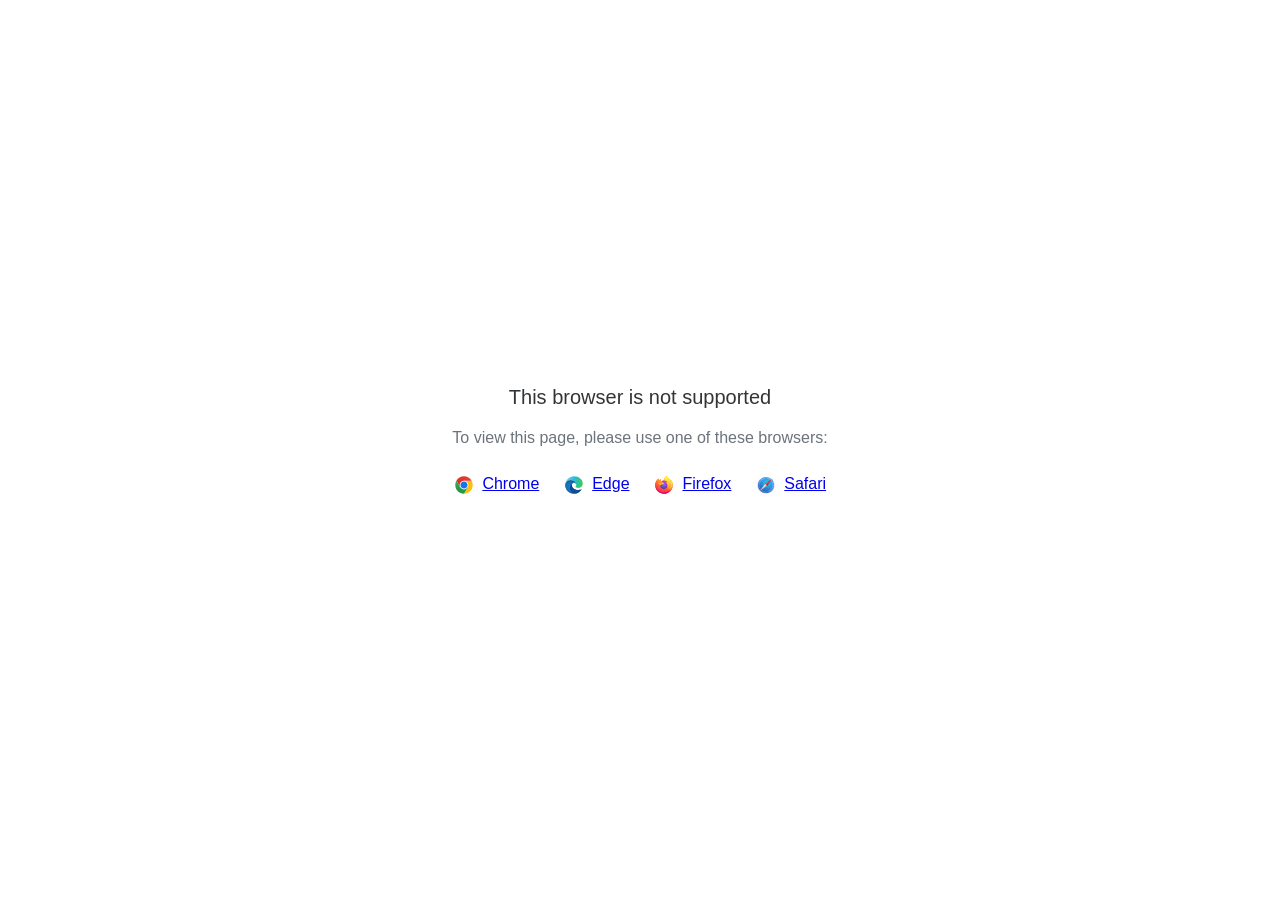
<file: projects/eksplorasi-benua/data/html5-unsupported.html>
<html>
<head>
    <meta http-equiv="Content-Type" content="text/html;charset=utf-8"/>
    <meta name="viewport" content="width=device-width,initial-scale=1,maximum-scale=1">
    <meta name="format-detection" content="telephone=no">
    <meta name="apple-mobile-web-app-capable" content="yes">
    <meta name="apple-mobile-web-app-status-bar-style" content="black">
    <meta http-equiv="X-UA-Compatible" content="IE=edge">
    <meta name="msapplication-tap-highlight" content="no" />
    <title>Page Not Available</title>
    <style>
        body {
            background: #fff;
        }

        .banner {
            position: absolute;
            top: 50%;
            left: 50%;
            margin-left: -235px;
            margin-top: -67px;
            width: 470px;
            text-align: center;
            font-family: Roboto, Arial, Helvetica, sans-serif;
        }

        .title {
            margin-bottom: 16px;
            font-size: 20px;
            font-weight: 500;
            color: #323537;
            line-height: 28px;
        }

        .text {
            margin-bottom: 26px;
            font-size: 16px;
            color: #6C737B;
            line-height: 22px;
        }

        .browsers svg, .browsers a {
            display: inline-block;
            vertical-align: top;
        }

        .browsers a {
            font-size: 16px;
            margin-right: 20px;
            margin-left: 4px;
        }

        .browsers :last-child {
            margin-right: 0;
        }
    </style>
</head>
<body>
    <div class="banner">
        <div class="title">This browser is not supported</div>
        <div class="text">To view this page, please use one of these browsers:</div>
        <div class="browsers">
            <svg width="20" height="20" viewBox="0 0 20 20" fill="none" xmlns="http://www.w3.org/2000/svg">
                <path d="M10.0001 10.0001L13.789 12.1875L10.0001 18.7501C14.8326 18.7501 18.7501 14.8326 18.7501 10.0001C18.7501 8.40581 18.3216 6.91244 17.5766 5.625H10L10.0001 10.0001Z" fill="#FBBF12"/>
                <path d="M9.99999 1.25C6.76136 1.25 3.93585 3.01077 2.42285 5.6261L6.21103 12.1876L9.99999 10.0001V5.62507H17.5766C16.0634 3.01039 13.2382 1.25 9.99999 1.25Z" fill="url(#paint0_linear_579_2699)"/>
                <path d="M1.25005 10C1.25005 14.8325 5.16742 18.75 10 18.75L13.789 12.1875L10 10L6.21109 12.1875L2.42291 5.62598C1.67833 6.91306 1.25 8.40588 1.25 9.99988" fill="url(#paint1_linear_579_2699)"/>
                <path d="M14.3751 10.0001C14.3751 12.4163 12.4163 14.3751 10.0001 14.3751C7.58381 14.3751 5.625 12.4163 5.625 10.0001C5.625 7.58381 7.58381 5.625 10.0001 5.625C12.4163 5.625 14.3751 7.58381 14.3751 10.0001Z" fill="white"/>
                <path d="M13.5548 10.0001C13.5548 11.9633 11.9633 13.5548 10.0001 13.5548C8.03686 13.5548 6.44531 11.9633 6.44531 10.0001C6.44531 8.03686 8.03686 6.44531 10.0001 6.44531C11.9633 6.44531 13.5548 8.03686 13.5548 10.0001Z" fill="#1A73E8"/>
                <defs>
                    <linearGradient id="paint0_linear_579_2699" x1="5.04786" y1="6.71874" x2="12.965" y2="6.71874" gradientUnits="userSpaceOnUse">
                        <stop stop-color="#DB3328"/>
                        <stop offset="1" stop-color="#E53D30"/>
                    </linearGradient>
                    <linearGradient id="paint1_linear_579_2699" x1="4.58454" y1="7.18406" x2="7.82938" y2="12.8043" gradientUnits="userSpaceOnUse">
                        <stop stop-color="#32A651"/>
                        <stop offset="1" stop-color="#279847"/>
                    </linearGradient>
                </defs>
            </svg>
            <a href="https://www.google.com/chrome">Chrome</a>
            <svg width="20" height="20" viewBox="0 0 20 20" fill="none" xmlns="http://www.w3.org/2000/svg">
                <path d="M12.2449 9.92045C12.2449 8.25 10.5088 5.36648 6.59777 5.36648C2.68671 5.36648 1.25 8.62784 1.25 10.0199C1.25 5.0483 5.30074 1.25 10.1097 1.25C14.9188 1.25 18.75 4.84943 18.75 8.50852C18.75 11.7699 16.2956 12.9034 14.3002 12.9034C12.9832 12.9034 11.4866 12.4659 11.4866 11.7699C11.4866 11.233 12.2449 11.233 12.2449 9.92045Z" fill="url(#paint0_linear_579_2709)"/>
                <path d="M6.59777 5.36646C10.5088 5.36646 12.2449 8.24998 12.2449 9.92043C12.2449 9.93342 12.2448 9.94627 12.2446 9.95901C12.2249 8.84657 11.4738 7.79259 9.99002 7.79259C8.11431 7.79259 5.5801 10.338 5.91933 13.5C6.19087 16.031 8.33381 19.4261 12.9832 18.2329C12.9832 18.2329 12.1052 18.75 9.6508 18.75C5.30074 18.75 1.25 14.7727 1.25 10.2187C1.25 10.0981 1.25184 9.97975 1.25555 9.8637C1.35584 8.39889 2.82648 5.36646 6.59777 5.36646Z" fill="url(#paint1_linear_579_2709)"/>
                <path d="M6.59777 5.36646C10.5088 5.36646 12.2449 8.24998 12.2449 9.92043C12.2449 9.93342 12.2448 9.94627 12.2446 9.95901C12.2249 8.84657 11.4738 7.79259 9.99002 7.79259C8.11431 7.79259 5.5801 10.338 5.91933 13.5C6.19087 16.031 8.33381 19.4261 12.9832 18.2329C12.9832 18.2329 12.1052 18.75 9.6508 18.75C5.30074 18.75 1.25 14.7727 1.25 10.2187C1.25 10.0981 1.25184 9.97975 1.25555 9.8637C1.35584 8.39889 2.82648 5.36646 6.59777 5.36646Z" fill="url(#paint2_radial_579_2709)"/>
                <path d="M12.4415 18.4371C14.9324 17.7576 16.712 15.6377 17.0338 15.2101C17.393 14.7328 17.4928 14.4345 17.393 14.3351C17.2932 14.2357 17.1536 14.2555 16.7944 14.4345C16.4352 14.6135 14.32 15.4885 11.9056 14.7527C9.49107 14.0169 7.83486 12.1078 7.83486 9.99987C7.83486 8.36919 9.23166 7.79248 9.98993 7.79248C8.11422 7.79248 5.58001 10.3379 5.91923 13.4999C6.19077 16.0309 8.33371 19.426 12.9831 18.2328C12.9831 18.2328 12.821 18.3283 12.4415 18.4371Z" fill="#0E458A"/>
                <path d="M12.4415 18.4371C14.9324 17.7576 16.712 15.6377 17.0338 15.2101C17.393 14.7328 17.4928 14.4345 17.393 14.3351C17.2932 14.2357 17.1536 14.2555 16.7944 14.4345C16.4352 14.6135 14.32 15.4885 11.9056 14.7527C9.49107 14.0169 7.83486 12.1078 7.83486 9.99987C7.83486 8.36919 9.23166 7.79248 9.98993 7.79248C8.11422 7.79248 5.58001 10.3379 5.91923 13.4999C6.19077 16.0309 8.33371 19.426 12.9831 18.2328C12.9831 18.2328 12.821 18.3283 12.4415 18.4371Z" fill="url(#paint3_radial_579_2709)"/>
                <defs>
                    <linearGradient id="paint0_linear_579_2709" x1="17.7323" y1="11.5909" x2="0.61762" y2="7.54779" gradientUnits="userSpaceOnUse">
                        <stop stop-color="#3BCC50"/>
                        <stop offset="0.489583" stop-color="#2ABAD6"/>
                        <stop offset="1" stop-color="#7DCFE7"/>
                    </linearGradient>
                    <linearGradient id="paint1_linear_579_2709" x1="7.11659" y1="5.36646" x2="7.11659" y2="18.75" gradientUnits="userSpaceOnUse">
                        <stop stop-color="#035989"/>
                        <stop offset="0.265625" stop-color="#1175B6"/>
                        <stop offset="1" stop-color="#0470CF"/>
                    </linearGradient>
                    <radialGradient id="paint2_radial_579_2709" cx="0" cy="0" r="1" gradientUnits="userSpaceOnUse" gradientTransform="translate(6.83723 11.8693) rotate(59.2143) scale(5.92595 5.93561)">
                        <stop stop-color="#1284D8"/>
                        <stop offset="0.813899" stop-color="#1170B2" stop-opacity="0.767762"/>
                        <stop offset="1" stop-color="#0E649B" stop-opacity="0.65"/>
                    </radialGradient>
                    <radialGradient id="paint3_radial_579_2709" cx="0" cy="0" r="1" gradientUnits="userSpaceOnUse" gradientTransform="translate(11.6661 13.4999) rotate(77.9982) scale(4.79806 5.18015)">
                        <stop stop-color="#104890"/>
                        <stop offset="0.69943" stop-color="#12529E" stop-opacity="0.70624"/>
                        <stop offset="1" stop-color="#0E4584" stop-opacity="0.58"/>
                    </radialGradient>
                </defs>
            </svg>
            <a href="https://www.microsoft.com/edge">Edge</a>
            <svg width="20" height="20" viewBox="0 0 20 20" fill="none" xmlns="http://www.w3.org/2000/svg">
                <path d="M18.1191 6.70405C17.7385 5.78587 16.967 4.79462 16.3615 4.4815C16.8544 5.4501 17.1395 6.42162 17.2485 7.14652C17.2485 7.14652 17.2485 7.15163 17.2503 7.16113C16.2598 4.6861 14.5798 3.68791 13.2079 1.51504C13.1383 1.40543 13.069 1.29582 13.0012 1.17854C12.963 1.1124 12.932 1.05248 12.905 0.995851C12.8481 0.885984 12.8042 0.76987 12.7741 0.649844C12.7743 0.644144 12.7725 0.638558 12.7688 0.63417C12.7652 0.629782 12.7601 0.626904 12.7544 0.626094C12.749 0.624635 12.7434 0.624635 12.738 0.626094C12.7366 0.626756 12.7352 0.627617 12.734 0.628652C12.7318 0.628652 12.7296 0.63121 12.7274 0.63194L12.7311 0.627191C10.5302 1.91914 9.78353 4.30904 9.71499 5.5049C8.83549 5.56518 7.99455 5.88974 7.30189 6.43623C7.22949 6.37488 7.15379 6.31755 7.07512 6.26451C6.87551 5.56419 6.86708 4.82302 7.0507 4.11832C6.15057 4.52936 5.45059 5.17789 4.94165 5.75189H4.93764C4.5902 5.31089 4.61463 3.85634 4.63432 3.55272C4.63031 3.53372 4.37547 3.68535 4.34266 3.70837C4.03608 3.92756 3.7495 4.17357 3.48628 4.4435C3.18675 4.74784 2.9131 5.07672 2.66818 5.42671C2.1047 6.22702 1.70509 7.13132 1.49244 8.08735C1.48843 8.10635 1.48478 8.12608 1.48077 8.14544C1.46437 8.22254 1.40494 8.60946 1.39437 8.6935V8.71286C1.3169 9.11266 1.26865 9.5176 1.25 9.92444V9.96938C1.25 14.8186 5.17279 18.75 10.0114 18.75C14.345 18.75 17.943 15.5968 18.6477 11.455C18.6623 11.3428 18.6743 11.2295 18.6875 11.1163C18.8617 9.61022 18.6681 8.02743 18.1191 6.70405ZM8.02046 13.5774C8.06129 13.5968 8.09994 13.6183 8.14186 13.6373L8.14769 13.641C8.10577 13.6205 8.06311 13.5993 8.02082 13.5774H8.02046ZM17.251 7.16515V7.15675V7.16625V7.16515Z" fill="url(#paint0_linear_579_2717)"/>
                <path d="M18.119 6.704C17.7384 5.78582 16.9669 4.79457 16.3614 4.48145C16.8543 5.45005 17.1394 6.42157 17.2484 7.14647V7.16437C18.0752 9.41067 17.6246 11.695 16.9757 13.0907C15.9716 15.25 13.541 17.4635 9.73602 17.3557C5.62839 17.2388 2.0071 14.1802 1.33082 10.1776C1.20759 9.54586 1.33082 9.22543 1.39279 8.71281C1.31733 9.10778 1.28853 9.22214 1.25098 9.92439V9.96933C1.25098 14.8185 5.17377 18.7499 10.0124 18.7499C14.346 18.7499 17.944 15.5968 18.6487 11.4549C18.6633 11.3428 18.6753 11.2295 18.6884 11.1162C18.8616 9.61017 18.668 8.02738 18.119 6.704Z" fill="url(#paint1_radial_579_2717)"/>
                <path d="M18.119 6.704C17.7384 5.78582 16.9669 4.79457 16.3614 4.48145C16.8543 5.45005 17.1394 6.42157 17.2484 7.14647V7.16437C18.0752 9.41067 17.6246 11.695 16.9757 13.0907C15.9716 15.25 13.541 17.4635 9.73602 17.3557C5.62839 17.2388 2.0071 14.1802 1.33082 10.1776C1.20759 9.54586 1.33082 9.22543 1.39279 8.71281C1.31733 9.10778 1.28853 9.22214 1.25098 9.92439V9.96933C1.25098 14.8185 5.17377 18.7499 10.0124 18.7499C14.346 18.7499 17.944 15.5968 18.6487 11.4549C18.6633 11.3428 18.6753 11.2295 18.6884 11.1162C18.8616 9.61017 18.668 8.02738 18.119 6.704Z" fill="url(#paint2_radial_579_2717)"/>
                <path d="M13.8612 7.73587C13.8806 7.74939 13.8977 7.7629 13.9159 7.77642C13.696 7.38513 13.4221 7.02694 13.1022 6.71246C10.3788 3.98314 12.3884 0.794172 12.7271 0.631947L12.7307 0.627197C10.5298 1.91915 9.78314 4.30905 9.7146 5.50491C9.81668 5.49797 9.9184 5.4892 10.0223 5.4892C11.6647 5.4892 13.0953 6.39459 13.8612 7.73587Z" fill="url(#paint3_radial_579_2717)"/>
                <path d="M10.028 8.28118C10.0138 8.5004 9.24382 9.25307 8.97441 9.25307C6.48292 9.25307 6.07861 10.7635 6.07861 10.7635C6.18798 12.0357 7.07244 13.0833 8.14245 13.6375C8.19131 13.6627 8.24052 13.6854 8.28828 13.708C8.37396 13.7446 8.46 13.7811 8.54567 13.8136C8.91262 13.9433 9.29689 14.0172 9.68568 14.0329C14.0525 14.2382 14.8991 8.80001 11.7473 7.22087C12.5541 7.08021 13.3919 7.40575 13.8597 7.73495C13.0941 6.39367 11.6631 5.48828 10.0207 5.48828C9.91682 5.48828 9.81511 5.49705 9.71303 5.50399C8.83417 5.56502 7.99404 5.88994 7.30212 6.43642C7.43591 6.55005 7.58685 6.70131 7.90439 7.0148C8.5001 7.60378 10.0247 8.20993 10.028 8.28118Z" fill="url(#paint4_radial_579_2717)"/>
                <path d="M10.028 8.28118C10.0138 8.5004 9.24382 9.25307 8.97441 9.25307C6.48292 9.25307 6.07861 10.7635 6.07861 10.7635C6.18798 12.0357 7.07244 13.0833 8.14245 13.6375C8.19131 13.6627 8.24052 13.6854 8.28828 13.708C8.37396 13.7446 8.46 13.7811 8.54567 13.8136C8.91262 13.9433 9.29689 14.0172 9.68568 14.0329C14.0525 14.2382 14.8991 8.80001 11.7473 7.22087C12.5541 7.08021 13.3919 7.40575 13.8597 7.73495C13.0941 6.39367 11.6631 5.48828 10.0207 5.48828C9.91682 5.48828 9.81511 5.49705 9.71303 5.50399C8.83417 5.56502 7.99404 5.88994 7.30212 6.43642C7.43591 6.55005 7.58685 6.70131 7.90439 7.0148C8.5001 7.60378 10.0247 8.20993 10.028 8.28118Z" fill="url(#paint5_radial_579_2717)"/>
                <path d="M6.89479 6.14439C6.96588 6.19043 7.02421 6.22916 7.07708 6.2646C6.87746 5.56428 6.86903 4.82311 7.05265 4.11841C6.15252 4.52945 5.45255 5.17799 4.9436 5.75198C4.9848 5.75089 6.2557 5.72787 6.89479 6.14439Z" fill="url(#paint6_radial_579_2717)"/>
                <path d="M1.33119 10.1776C2.00747 14.1802 5.62876 17.2388 9.7393 17.3557C13.5443 17.4635 15.9735 15.25 16.979 13.0907C17.6279 11.6946 18.0785 9.41068 17.2517 7.16437V7.14756C17.2517 7.14976 17.2517 7.15268 17.2535 7.16218C17.5641 9.1962 16.532 11.1667 14.9184 12.4992C14.9167 12.5029 14.9152 12.5067 14.9137 12.5105C11.7692 15.0765 8.76042 14.0586 8.15123 13.6431C8.10893 13.6227 8.06628 13.6015 8.02399 13.5796C6.19056 12.7027 5.43334 11.0274 5.59558 9.5919C4.04797 9.5919 3.52007 8.28314 3.52007 8.28314C3.52007 8.28314 4.90982 7.29006 6.74143 8.1538C8.43778 8.95396 10.031 8.2835 10.031 8.28314C10.0277 8.21189 8.50304 7.60391 7.90842 7.01676C7.59088 6.70327 7.43995 6.55201 7.30615 6.43838C7.23375 6.37702 7.15805 6.3197 7.07939 6.26665C7.02725 6.23012 6.97001 6.19358 6.8971 6.14645C6.25801 5.72992 4.98711 5.75294 4.94518 5.75404H4.94117C4.59374 5.31303 4.61816 3.85849 4.63785 3.55487C4.63384 3.53587 4.379 3.68749 4.34619 3.71051C4.03961 3.92971 3.75303 4.17571 3.48981 4.44564C3.19028 4.74999 2.91663 5.07887 2.67171 5.42886C2.10823 6.22916 1.70862 7.13347 1.49597 8.08949C1.48904 8.1063 1.17734 9.47023 1.33119 10.1776Z" fill="url(#paint7_radial_579_2717)"/>
                <path d="M13.1024 6.71246C13.4222 7.02693 13.6962 7.38513 13.9161 7.77642C13.9616 7.81071 14.0055 7.8473 14.0473 7.88603C16.0335 9.71873 14.9945 12.3132 14.9154 12.4996C16.529 11.1671 17.5611 9.19662 17.2505 7.16259C16.2599 4.6861 14.58 3.68791 13.2081 1.51504C13.1385 1.40543 13.0692 1.29582 13.0014 1.17854C12.9631 1.1124 12.9321 1.05248 12.9051 0.995851C12.8483 0.885984 12.8044 0.76987 12.7742 0.649844C12.7745 0.644144 12.7726 0.638559 12.769 0.63417C12.7653 0.629782 12.7602 0.626904 12.7546 0.626094C12.7492 0.624635 12.7435 0.624635 12.7382 0.626094C12.7367 0.626756 12.7354 0.627617 12.7341 0.628652C12.732 0.628652 12.7298 0.63121 12.7276 0.63194C12.3885 0.794165 10.379 3.98313 13.1024 6.71246Z" fill="url(#paint8_radial_579_2717)"/>
                <path d="M14.0464 7.88413C14.0046 7.8454 13.9608 7.80882 13.9152 7.77452C13.8973 7.761 13.8787 7.74748 13.8605 7.73396C13.3928 7.40513 12.555 7.07922 11.7482 7.21989C14.8995 8.79902 14.0534 14.2372 9.68654 14.0319C9.29775 14.0163 8.91348 13.9424 8.54653 13.8126C8.46085 13.7805 8.37481 13.7451 8.28914 13.7071C8.23956 13.6844 8.19034 13.6618 8.14331 13.6365L8.14914 13.6402C8.75834 14.0567 11.7671 15.0746 14.9116 12.5075C14.9116 12.5075 14.9134 12.5028 14.9163 12.4962C14.9943 12.3132 16.0334 9.71866 14.0464 7.88413Z" fill="url(#paint9_radial_579_2717)"/>
                <path d="M6.07833 10.7635C6.07833 10.7635 6.48264 9.25306 8.97412 9.25306C9.24354 9.25306 10.0135 8.49966 10.0277 8.28117C10.0419 8.06268 8.43455 8.95199 6.7382 8.15183C4.90659 7.28809 3.51685 8.28117 3.51685 8.28117C3.51685 8.28117 4.04475 9.58993 5.59235 9.58993C5.43012 11.0255 6.18733 12.6992 8.02076 13.5776C8.06159 13.597 8.10024 13.6185 8.14217 13.6375C7.07215 13.0843 6.18879 12.0357 6.07833 10.7635Z" fill="url(#paint10_radial_579_2717)"/>
                <path d="M18.1191 6.70405C17.7385 5.78587 16.967 4.79462 16.3615 4.4815C16.8544 5.4501 17.1395 6.42162 17.2485 7.14652C17.2485 7.14652 17.2485 7.15163 17.2503 7.16113C16.2598 4.6861 14.5798 3.68791 13.2079 1.51504C13.1383 1.40543 13.069 1.29582 13.0012 1.17854C12.963 1.1124 12.932 1.05248 12.905 0.995851C12.8481 0.885984 12.8042 0.76987 12.7741 0.649844C12.7743 0.644144 12.7725 0.638558 12.7688 0.63417C12.7652 0.629782 12.7601 0.626904 12.7544 0.626094C12.749 0.624635 12.7434 0.624635 12.738 0.626094C12.7366 0.626756 12.7352 0.627617 12.734 0.628652C12.7318 0.628652 12.7296 0.63121 12.7274 0.63194L12.7311 0.627191C10.5302 1.91914 9.78353 4.30904 9.71499 5.5049C9.81707 5.49796 9.91878 5.48919 10.0227 5.48919C11.6651 5.48919 13.0957 6.39458 13.8616 7.73586C13.3939 7.40703 12.5561 7.08111 11.7493 7.22178C14.9007 8.80092 14.0545 14.2391 9.68764 14.0338C9.29885 14.0182 8.91458 13.9443 8.54763 13.8145C8.46196 13.7824 8.37592 13.747 8.29024 13.709C8.24066 13.6863 8.19144 13.6636 8.14441 13.6384L8.15025 13.6421C8.10796 13.6216 8.0653 13.6004 8.02301 13.5785C8.06384 13.5979 8.10249 13.6194 8.14441 13.6384C7.07221 13.0842 6.18885 12.0356 6.07839 10.7633C6.07839 10.7633 6.4827 9.25288 8.97418 9.25288C9.2436 9.25288 10.0136 8.49949 10.0278 8.28099C10.0245 8.20975 8.49987 7.60177 7.90525 7.01462C7.58771 6.70113 7.43678 6.54986 7.30298 6.43623C7.23058 6.37488 7.15488 6.31755 7.07622 6.26451C6.87661 5.56419 6.86817 4.82302 7.05179 4.11832C6.15166 4.52936 5.45169 5.17789 4.94275 5.75189H4.93874C4.5913 5.31089 4.61572 3.85634 4.63541 3.55272C4.6314 3.53372 4.37657 3.68535 4.34375 3.70837C4.03717 3.92756 3.75059 4.17357 3.48738 4.4435C3.18785 4.74784 2.9142 5.07672 2.66928 5.42671C2.1058 6.22702 1.70618 7.13132 1.49353 8.08735C1.48952 8.10635 1.48588 8.12608 1.48187 8.14544C1.46546 8.22254 1.39109 8.61494 1.38088 8.69898C1.38088 8.70556 1.38088 8.69277 1.38088 8.69898C1.31262 9.10444 1.26891 9.51368 1.25 9.92444V9.96938C1.25 14.8186 5.17279 18.75 10.0114 18.75C14.345 18.75 17.943 15.5968 18.6477 11.455C18.6623 11.3428 18.6743 11.2295 18.6875 11.1163C18.8617 9.61022 18.6681 8.02743 18.1191 6.70405ZM17.25 7.15492V7.16442V7.15492Z" fill="url(#paint11_linear_579_2717)"/>
                <defs>
                    <linearGradient id="paint0_linear_579_2717" x1="16.9594" y1="3.43288" x2="2.3837" y2="17.4648" gradientUnits="userSpaceOnUse">
                        <stop offset="0.05" stop-color="#FFF44F"/>
                        <stop offset="0.11" stop-color="#FFE847"/>
                        <stop offset="0.22" stop-color="#FFC830"/>
                        <stop offset="0.37" stop-color="#FF980E"/>
                        <stop offset="0.4" stop-color="#FF8B16"/>
                        <stop offset="0.46" stop-color="#FF672A"/>
                        <stop offset="0.53" stop-color="#FF3647"/>
                        <stop offset="0.7" stop-color="#E31587"/>
                    </linearGradient>
                    <radialGradient id="paint1_radial_579_2717" cx="0" cy="0" r="1" gradientUnits="userSpaceOnUse" gradientTransform="translate(16.287 2.63668) scale(18.2654 18.3055)">
                        <stop offset="0.13" stop-color="#FFBD4F"/>
                        <stop offset="0.19" stop-color="#FFAC31"/>
                        <stop offset="0.25" stop-color="#FF9D17"/>
                        <stop offset="0.28" stop-color="#FF980E"/>
                        <stop offset="0.4" stop-color="#FF563B"/>
                        <stop offset="0.47" stop-color="#FF3750"/>
                        <stop offset="0.71" stop-color="#F5156C"/>
                        <stop offset="0.78" stop-color="#EB0878"/>
                        <stop offset="0.86" stop-color="#E50080"/>
                    </radialGradient>
                    <radialGradient id="paint2_radial_579_2717" cx="0" cy="0" r="1" gradientUnits="userSpaceOnUse" gradientTransform="translate(9.61279 10.1202) scale(18.2654 18.3055)">
                        <stop offset="0.3" stop-color="#960E18"/>
                        <stop offset="0.35" stop-color="#B11927" stop-opacity="0.74"/>
                        <stop offset="0.43" stop-color="#DB293D" stop-opacity="0.34"/>
                        <stop offset="0.5" stop-color="#F5334B" stop-opacity="0.09"/>
                        <stop offset="0.53" stop-color="#FF3750" stop-opacity="0"/>
                    </radialGradient>
                    <radialGradient id="paint3_radial_579_2717" cx="0" cy="0" r="1" gradientUnits="userSpaceOnUse" gradientTransform="translate(11.8153 -1.51753) scale(13.2325 13.2615)">
                        <stop offset="0.13" stop-color="#FFF44F"/>
                        <stop offset="0.25" stop-color="#FFDC3E"/>
                        <stop offset="0.51" stop-color="#FF9D12"/>
                        <stop offset="0.53" stop-color="#FF980E"/>
                    </radialGradient>
                    <radialGradient id="paint4_radial_579_2717" cx="0" cy="0" r="1" gradientUnits="userSpaceOnUse" gradientTransform="translate(7.59304 14.9021) scale(8.69686 8.71594)">
                        <stop offset="0.35" stop-color="#3A8EE6"/>
                        <stop offset="0.47" stop-color="#5C79F0"/>
                        <stop offset="0.67" stop-color="#9059FF"/>
                        <stop offset="1" stop-color="#C139E6"/>
                    </radialGradient>
                    <radialGradient id="paint5_radial_579_2717" cx="0" cy="0" r="1" gradientUnits="userSpaceOnUse" gradientTransform="translate(9.87545 7.94492) rotate(-13.9265) scale(4.60823 5.42407)">
                        <stop offset="0.21" stop-color="#9059FF" stop-opacity="0"/>
                        <stop offset="0.28" stop-color="#8C4FF3" stop-opacity="0.06"/>
                        <stop offset="0.75" stop-color="#7716A8" stop-opacity="0.45"/>
                        <stop offset="0.97" stop-color="#6E008B" stop-opacity="0.6"/>
                    </radialGradient>
                    <radialGradient id="paint6_radial_579_2717" cx="0" cy="0" r="1" gradientUnits="userSpaceOnUse" gradientTransform="translate(9.38226 1.88781) scale(6.25678 6.27051)">
                        <stop stop-color="#FFE226"/>
                        <stop offset="0.12" stop-color="#FFDB27"/>
                        <stop offset="0.3" stop-color="#FFC82A"/>
                        <stop offset="0.5" stop-color="#FFA930"/>
                        <stop offset="0.73" stop-color="#FF7E37"/>
                        <stop offset="0.79" stop-color="#FF7139"/>
                    </radialGradient>
                    <radialGradient id="paint7_radial_579_2717" cx="0" cy="0" r="1" gradientUnits="userSpaceOnUse" gradientTransform="translate(14.3005 -2.08939) scale(26.6943 26.7529)">
                        <stop offset="0.11" stop-color="#FFF44F"/>
                        <stop offset="0.46" stop-color="#FF980E"/>
                        <stop offset="0.62" stop-color="#FF5634"/>
                        <stop offset="0.72" stop-color="#FF3647"/>
                        <stop offset="0.9" stop-color="#E31587"/>
                    </radialGradient>
                    <radialGradient id="paint8_radial_579_2717" cx="0" cy="0" r="1" gradientUnits="userSpaceOnUse" gradientTransform="translate(11.72 0.833589) rotate(84.2447) scale(19.4998 12.7839)">
                        <stop stop-color="#FFF44F"/>
                        <stop offset="0.06" stop-color="#FFE847"/>
                        <stop offset="0.17" stop-color="#FFC830"/>
                        <stop offset="0.3" stop-color="#FF980E"/>
                        <stop offset="0.36" stop-color="#FF8B16"/>
                        <stop offset="0.45" stop-color="#FF672A"/>
                        <stop offset="0.57" stop-color="#FF3647"/>
                        <stop offset="0.74" stop-color="#E31587"/>
                    </radialGradient>
                    <radialGradient id="paint9_radial_579_2717" cx="0" cy="0" r="1" gradientUnits="userSpaceOnUse" gradientTransform="translate(9.23484 4.20996) scale(16.6653 16.7019)">
                        <stop offset="0.14" stop-color="#FFF44F"/>
                        <stop offset="0.48" stop-color="#FF980E"/>
                        <stop offset="0.59" stop-color="#FF5634"/>
                        <stop offset="0.66" stop-color="#FF3647"/>
                        <stop offset="0.9" stop-color="#E31587"/>
                    </radialGradient>
                    <radialGradient id="paint10_radial_579_2717" cx="0" cy="0" r="1" gradientUnits="userSpaceOnUse" gradientTransform="translate(13.6341 5.18793) scale(18.2402 18.2803)">
                        <stop offset="0.09" stop-color="#FFF44F"/>
                        <stop offset="0.23" stop-color="#FFE141"/>
                        <stop offset="0.51" stop-color="#FFAF1E"/>
                        <stop offset="0.63" stop-color="#FF980E"/>
                    </radialGradient>
                    <linearGradient id="paint11_linear_579_2717" x1="16.7844" y1="3.35761" x2="4.38152" y2="15.7337" gradientUnits="userSpaceOnUse">
                        <stop offset="0.17" stop-color="#FFF44F" stop-opacity="0.8"/>
                        <stop offset="0.27" stop-color="#FFF44F" stop-opacity="0.63"/>
                        <stop offset="0.49" stop-color="#FFF44F" stop-opacity="0.22"/>
                        <stop offset="0.6" stop-color="#FFF44F" stop-opacity="0"/>
                    </linearGradient>
                </defs>
            </svg>
            <a href="https://www.mozilla.org/firefox">Firefox</a>
            <svg width="20" height="20" viewBox="0 0 20 20" fill="none" xmlns="http://www.w3.org/2000/svg">
                <path d="M10 18.75C14.8325 18.75 18.75 14.8325 18.75 10C18.75 5.16751 14.8325 1.25 10 1.25C5.16751 1.25 1.25 5.16751 1.25 10C1.25 14.8325 5.16751 18.75 10 18.75Z" fill="url(#paint0_linear_579_2734)"/>
                <path d="M10 18.0938C14.4701 18.0938 18.0938 14.4701 18.0938 10C18.0938 5.52995 14.4701 1.90625 10 1.90625C5.52995 1.90625 1.90625 5.52995 1.90625 10C1.90625 14.4701 5.52995 18.0938 10 18.0938Z" fill="url(#paint1_radial_579_2734)"/>
                <path d="M10.0137 3.87498C9.95897 3.87498 9.91113 3.83399 9.91113 3.7793V2.35057C9.91113 2.29588 9.95897 2.25488 10.0137 2.25488C10.0683 2.25488 10.1162 2.29588 10.1162 2.35057V3.7793C10.1093 3.83399 10.0683 3.87498 10.0137 3.87498Z" fill="#F3F3F3"/>
                <path d="M10.0137 3.88182C9.95214 3.88182 9.9043 3.83397 9.9043 3.77929V2.35058C9.9043 2.29589 9.95214 2.24805 10.0137 2.24805C10.0752 2.24805 10.123 2.29589 10.123 2.35058V3.77929C10.123 3.83397 10.0684 3.88182 10.0137 3.88182ZM10.0137 2.26167C9.96583 2.26167 9.91799 2.30273 9.91799 2.35058V3.77929C9.91799 3.82713 9.95898 3.8682 10.0137 3.8682C10.0615 3.8682 10.1093 3.82713 10.1093 3.77929V2.35058C10.1026 2.30273 10.0615 2.26167 10.0137 2.26167Z" fill="white"/>
                <path d="M10.6972 3.10941C10.6426 3.10257 10.6016 3.06157 10.6016 3.00688L10.6494 2.37108C10.6562 2.31646 10.7041 2.2754 10.7588 2.28224C10.8135 2.28909 10.8545 2.33015 10.8545 2.38484L10.8066 3.02057C10.7998 3.07526 10.7519 3.11626 10.6972 3.10948V3.10941Z" fill="#F3F3F3"/>
                <path d="M10.6973 3.1164C10.6357 3.10955 10.5947 3.06171 10.5947 3.00702L10.6426 2.37123C10.6494 2.31661 10.6973 2.26877 10.7588 2.27554C10.8203 2.28239 10.8613 2.3303 10.8613 2.38492L10.8135 3.02071C10.8066 3.08224 10.7588 3.12324 10.6973 3.1164ZM10.7588 2.28923C10.7109 2.28923 10.663 2.32346 10.663 2.3713L10.6152 3.00709C10.6152 3.05486 10.6494 3.09593 10.7041 3.10271C10.7519 3.10271 10.7998 3.06855 10.7998 3.02071L10.8476 2.38492C10.8476 2.33708 10.8066 2.29608 10.7587 2.28923H10.7588Z" fill="white"/>
                <path d="M11.2099 3.99815C11.1551 3.98447 11.121 3.93662 11.1278 3.88193L11.4081 2.48051C11.4218 2.4259 11.4696 2.39167 11.5243 2.40536C11.579 2.41905 11.6131 2.4669 11.6063 2.52158L11.326 3.923C11.3192 3.97078 11.2645 4.005 11.2098 3.99815H11.2099Z" fill="#F3F3F3"/>
                <path d="M11.2101 4.00462C11.1485 3.99093 11.1144 3.93625 11.1212 3.88156L11.4015 2.48016C11.4152 2.42554 11.4699 2.38447 11.5313 2.39816C11.5928 2.41185 11.6271 2.46654 11.6202 2.52123L11.34 3.92263C11.3263 3.97724 11.2716 4.01147 11.2101 4.00462ZM11.5313 2.41185C11.4835 2.40501 11.4356 2.43231 11.4219 2.48023L11.1418 3.88163C11.1349 3.9294 11.1622 3.97724 11.2169 3.991C11.2647 3.99778 11.3126 3.9704 11.3263 3.92256L11.6065 2.52123C11.6134 2.46654 11.5792 2.42554 11.5313 2.41185Z" fill="white"/>
                <path d="M12.0302 3.38287C12.0172 3.37973 12.0049 3.37405 11.9941 3.36617C11.9832 3.35828 11.9741 3.34834 11.9671 3.33691C11.9601 3.32548 11.9554 3.31279 11.9534 3.29956C11.9513 3.28633 11.9519 3.27282 11.955 3.2598L12.1259 2.64462C12.1395 2.58993 12.1942 2.56255 12.2489 2.57624C12.3036 2.58993 12.3378 2.64462 12.3242 2.69931L12.1532 3.31456C12.1395 3.36918 12.0849 3.39656 12.0302 3.38287Z" fill="#F3F3F3"/>
                <path d="M12.0302 3.38948C11.9756 3.37579 11.9346 3.31426 11.9551 3.25965L12.126 2.64433C12.1396 2.58972 12.2011 2.55549 12.2558 2.56918C12.3105 2.58287 12.3515 2.6444 12.331 2.69902L12.1601 3.31433C12.1464 3.36895 12.0918 3.40317 12.0303 3.38948H12.0302ZM12.2558 2.58972C12.208 2.57603 12.1533 2.6034 12.1396 2.65125L11.9688 3.26642C11.9551 3.31426 11.9824 3.36218 12.0371 3.37579C12.0849 3.38948 12.1396 3.36218 12.1533 3.31433L12.3242 2.69902C12.331 2.65125 12.3037 2.6034 12.2558 2.58964V2.58972Z" fill="white"/>
                <path d="M12.3652 4.34683C12.3105 4.3263 12.2901 4.26477 12.3105 4.21692L12.8574 2.89759C12.8778 2.84975 12.9394 2.82237 12.9872 2.84975C13.042 2.87021 13.0625 2.93181 13.042 2.97958L12.4951 4.29892C12.4746 4.34683 12.413 4.37414 12.3653 4.34683H12.3652Z" fill="#F3F3F3"/>
                <path d="M12.3653 4.35357C12.339 4.34356 12.3178 4.32354 12.3062 4.29791C12.2947 4.27227 12.2938 4.24311 12.3037 4.21681L12.8506 2.89746C12.8711 2.84277 12.9327 2.82224 12.9942 2.84277C13.0205 2.85278 13.0417 2.8728 13.0532 2.89843C13.0648 2.92407 13.0657 2.95323 13.0557 2.97953L12.5089 4.29888C12.4815 4.35357 12.4199 4.38088 12.3653 4.35357ZM12.9874 2.85646C12.9395 2.836 12.8848 2.85646 12.8643 2.90431L12.3174 4.22366C12.2969 4.2715 12.3243 4.31934 12.3721 4.33988C12.4199 4.36034 12.4746 4.33988 12.4952 4.29204L13.0421 2.97268C13.0557 2.93161 13.0352 2.87693 12.9874 2.85646Z" fill="white"/>
                <path d="M13.288 3.90926C13.2401 3.88188 13.2196 3.82719 13.2401 3.77935L13.5272 3.21202C13.5545 3.16411 13.6092 3.14358 13.6639 3.17095C13.7118 3.19833 13.7322 3.25302 13.7118 3.30079L13.4246 3.86819C13.3973 3.91603 13.3426 3.93664 13.2879 3.90926H13.288Z" fill="#F3F3F3"/>
                <path d="M13.288 3.91591C13.2332 3.88853 13.2128 3.827 13.2401 3.77231L13.5272 3.20498C13.5545 3.15022 13.6161 3.12975 13.6707 3.15706C13.7254 3.18444 13.746 3.24597 13.7186 3.30066L13.4315 3.868C13.4041 3.92268 13.3426 3.94322 13.2879 3.91584L13.288 3.91591ZM13.664 3.17075C13.6161 3.15029 13.5614 3.16391 13.5409 3.21175L13.2538 3.77916C13.2333 3.82015 13.2538 3.87484 13.2948 3.90222C13.3426 3.92268 13.3973 3.90906 13.4178 3.86122L13.705 3.29382C13.7254 3.25282 13.705 3.19813 13.664 3.17075Z" fill="white"/>
                <path d="M13.425 4.92103C13.3772 4.88688 13.3635 4.82534 13.3976 4.78435L14.1906 3.60168C14.2179 3.55383 14.2795 3.54699 14.3273 3.57437C14.3752 3.60852 14.3888 3.67005 14.3547 3.71105L13.5617 4.89372C13.5344 4.94156 13.4728 4.95525 13.425 4.92103Z" fill="#F3F3F3"/>
                <path d="M13.4248 4.92767C13.377 4.89352 13.3633 4.82514 13.3907 4.7773L14.1836 3.59466C14.2178 3.54682 14.2793 3.53313 14.334 3.56735C14.3818 3.60151 14.3955 3.66988 14.3682 3.71772L13.5752 4.90036C13.541 4.9482 13.4727 4.96182 13.4248 4.92767ZM14.3271 3.58104C14.2862 3.55367 14.2246 3.56051 14.1973 3.60151L13.4043 4.78414C13.377 4.82507 13.3906 4.87983 13.4317 4.90714C13.4727 4.93451 13.5342 4.92767 13.5615 4.88667L14.3545 3.71088C14.3818 3.66988 14.3682 3.60835 14.3271 3.58104Z" fill="white"/>
                <path d="M14.4229 4.66788C14.3819 4.63366 14.3683 4.57213 14.4024 4.53113L14.7989 4.0321C14.833 3.99117 14.8946 3.98425 14.9355 4.01848C14.9766 4.05263 14.9902 4.11416 14.956 4.15516L14.5596 4.65419C14.5255 4.69519 14.4639 4.70204 14.4229 4.66788H14.4229Z" fill="#F3F3F3"/>
                <path d="M14.4161 4.6747C14.3683 4.64047 14.3614 4.5721 14.3957 4.52425L14.7921 4.02528C14.8262 3.97736 14.8946 3.97052 14.9424 4.01159C14.9903 4.04574 14.9971 4.11412 14.9629 4.16196L14.5665 4.66101C14.5323 4.70885 14.464 4.7157 14.4161 4.6747ZM14.9287 4.02521C14.8878 3.99105 14.8331 3.9979 14.7989 4.0389L14.4024 4.53794C14.3751 4.57894 14.382 4.63363 14.4229 4.66778C14.464 4.70201 14.5186 4.69516 14.5528 4.65416L14.9493 4.15512C14.9767 4.11412 14.9697 4.05259 14.9288 4.02528L14.9287 4.02521Z" fill="white"/>
                <path d="M14.3545 5.69352C14.3135 5.65252 14.3135 5.59099 14.3545 5.55677L15.3661 4.55195C15.4072 4.51095 15.4686 4.51772 15.5029 4.55195C15.537 4.5861 15.5439 4.65447 15.5029 4.68863L14.4981 5.69352C14.457 5.73452 14.3955 5.73452 14.3545 5.69352Z" fill="#F3F3F3"/>
                <path d="M14.3477 5.70023C14.3279 5.68017 14.3169 5.65317 14.3169 5.62505C14.3169 5.59692 14.3279 5.56992 14.3477 5.54986L15.3594 4.54496C15.3794 4.52522 15.4064 4.51416 15.4346 4.51416C15.4627 4.51416 15.4898 4.52522 15.5098 4.54496C15.5295 4.56502 15.5406 4.59202 15.5406 4.62014C15.5406 4.64827 15.5295 4.67527 15.5098 4.69533L14.498 5.70016C14.478 5.71988 14.451 5.73093 14.4228 5.73093C14.3947 5.73093 14.3677 5.71988 14.3477 5.70016V5.70023ZM15.503 4.5518C15.4688 4.51758 15.4073 4.51758 15.3731 4.5518L14.3613 5.55663C14.3271 5.59086 14.3271 5.65239 14.3613 5.68654C14.3955 5.72077 14.457 5.72077 14.4912 5.68654L15.503 4.68171C15.5371 4.64749 15.5371 4.5928 15.503 4.5518Z" fill="white"/>
                <path d="M15.3798 5.63856C15.3456 5.59757 15.3456 5.53604 15.3866 5.50181L15.872 5.09171C15.9129 5.05755 15.9745 5.06433 16.0087 5.1054C16.0428 5.14639 16.0428 5.20792 16.0019 5.24207L15.5165 5.65225C15.4755 5.6864 15.4139 5.67956 15.3798 5.63856Z" fill="#F3F3F3"/>
                <path d="M15.373 5.64558C15.332 5.59774 15.3388 5.52936 15.3798 5.49521L15.8651 5.08502C15.9061 5.04402 15.9745 5.05087 16.0155 5.09871C16.0566 5.14655 16.0497 5.21493 16.0087 5.24908L15.5234 5.65927C15.4824 5.7002 15.414 5.69342 15.3731 5.64558H15.373ZM16.0019 5.10555C15.9677 5.06456 15.913 5.06456 15.8721 5.09186L15.3867 5.50205C15.3525 5.53621 15.3457 5.59089 15.3798 5.63189C15.414 5.67289 15.4687 5.67289 15.5097 5.64558L15.995 5.23539C16.036 5.20124 16.036 5.14655 16.0019 5.10555Z" fill="white"/>
                <path d="M15.1066 6.6229C15.0725 6.57505 15.0861 6.51352 15.134 6.48614L16.3234 5.6932C16.3712 5.66582 16.4327 5.67951 16.46 5.72058C16.4943 5.76842 16.4806 5.82995 16.4327 5.85726L15.2434 6.65021C15.2023 6.67758 15.1408 6.6639 15.1066 6.6229Z" fill="#F3F3F3"/>
                <path d="M15.0995 6.62311C15.0654 6.57527 15.0791 6.50689 15.1269 6.47274L16.3163 5.67974C16.3642 5.64559 16.4326 5.65928 16.4667 5.71397C16.5009 5.76181 16.4872 5.83018 16.4394 5.86427L15.25 6.65733C15.2021 6.69156 15.1338 6.67787 15.0995 6.62318V6.62311ZM16.453 5.72765C16.4257 5.68659 16.371 5.6729 16.33 5.70028L15.1405 6.4932C15.0996 6.52058 15.0858 6.57527 15.1201 6.62311C15.1474 6.66411 15.2021 6.6778 15.2431 6.65049L16.4326 5.85749C16.4736 5.82334 16.4804 5.76858 16.453 5.72765Z" fill="white"/>
                <path d="M16.125 6.76667C16.0977 6.71875 16.1114 6.65729 16.1592 6.62992L16.7129 6.31549C16.7608 6.28811 16.8223 6.30864 16.8496 6.35642C16.877 6.40433 16.8633 6.46579 16.8155 6.49317L16.2617 6.80766C16.2139 6.83497 16.1523 6.81451 16.125 6.7666L16.125 6.76667Z" fill="#F3F3F3"/>
                <path d="M16.1184 6.77347C16.0911 6.71878 16.1048 6.65725 16.1526 6.62994L16.7063 6.31549C16.7542 6.28811 16.8226 6.30865 16.8499 6.35642C16.8772 6.41118 16.8636 6.47271 16.8157 6.50002L16.262 6.81454C16.2141 6.84185 16.1458 6.82132 16.1184 6.77347ZM16.843 6.36333C16.8157 6.31549 16.761 6.3018 16.72 6.32911L16.1663 6.64363C16.1253 6.67094 16.1116 6.72563 16.1321 6.76663C16.1594 6.81447 16.2141 6.82816 16.2551 6.80085L16.8089 6.48633C16.8499 6.46587 16.8636 6.41118 16.843 6.36333Z" fill="white"/>
                <path d="M15.667 7.6758C15.6465 7.62111 15.667 7.56642 15.7216 7.54596L17.041 6.9991C17.0888 6.97856 17.1504 7.00587 17.1708 7.05371C17.1913 7.1084 17.1708 7.16308 17.1161 7.18355L15.7969 7.73041C15.749 7.75095 15.6875 7.73041 15.667 7.6758Z" fill="#F3F3F3"/>
                <path d="M15.6601 7.68255C15.6397 7.62793 15.6601 7.5664 15.7148 7.53903L17.0341 6.99218C17.0604 6.98227 17.0896 6.98318 17.1152 6.99471C17.1408 7.00624 17.1608 7.02746 17.1708 7.05371C17.1914 7.10839 17.1708 7.16992 17.1161 7.19723L15.7969 7.74408C15.7706 7.75401 15.7414 7.75312 15.7158 7.7416C15.6902 7.73008 15.6701 7.70887 15.6601 7.68262V7.68255ZM17.1572 7.06055C17.1367 7.01271 17.082 6.99218 17.041 7.00586L15.7217 7.55271C15.6738 7.57318 15.6533 7.62793 15.6738 7.67577C15.6943 7.72361 15.749 7.74415 15.79 7.73046L17.1093 7.18361C17.1572 7.16315 17.1777 7.10839 17.1572 7.06055Z" fill="white"/>
                <path d="M16.6308 8.0176C16.6104 7.96284 16.6377 7.90822 16.6923 7.88769L17.2938 7.6894C17.3417 7.66894 17.4032 7.70309 17.4169 7.75093C17.4374 7.80562 17.4101 7.86031 17.3554 7.88084L16.7539 8.07913C16.706 8.09959 16.6513 8.07228 16.6308 8.01753V8.0176Z" fill="#F3F3F3"/>
                <path d="M16.6239 8.02433C16.6034 7.96964 16.6307 7.9081 16.6923 7.88764L17.2938 7.68935C17.3485 7.66888 17.41 7.70304 17.4305 7.7578C17.451 7.81241 17.4237 7.87395 17.3621 7.89448L16.7606 8.09277C16.706 8.10639 16.6444 8.07901 16.6239 8.02433ZM17.4168 7.76464C17.4031 7.71673 17.3485 7.68935 17.3006 7.70304L16.6991 7.90133C16.6513 7.91495 16.6307 7.96964 16.6444 8.01755C16.6581 8.0654 16.7128 8.0927 16.7606 8.07901L17.3621 7.88079C17.41 7.86033 17.4305 7.81241 17.4168 7.76457V7.76464Z" fill="white"/>
                <path d="M16.0157 8.831C16.002 8.77632 16.0362 8.72163 16.0909 8.71479L17.4922 8.44138C17.5468 8.42769 17.5947 8.46868 17.6083 8.52337C17.622 8.57805 17.5879 8.63273 17.5332 8.63957L16.1319 8.91299C16.0772 8.91983 16.0225 8.88568 16.0156 8.831H16.0157Z" fill="#F3F3F3"/>
                <path d="M16.0019 8.83107C15.9882 8.76953 16.0292 8.71484 16.0839 8.70115L17.4853 8.42769C17.54 8.414 17.5947 8.45507 17.6083 8.51661C17.622 8.57807 17.581 8.63276 17.5263 8.64645L16.1249 8.91991C16.0703 8.9336 16.0155 8.8926 16.0019 8.831V8.83107ZM17.5947 8.52338C17.5879 8.47553 17.54 8.44138 17.4922 8.44822L16.0908 8.72168C16.0429 8.72853 16.0088 8.78315 16.0224 8.83107C16.0292 8.87891 16.0771 8.91307 16.125 8.90622L17.5263 8.63276C17.5742 8.61907 17.6083 8.57123 17.5947 8.52338Z" fill="white"/>
                <path d="M16.8908 9.35748C16.8839 9.30278 16.9181 9.25493 16.9728 9.24809L17.6016 9.17285C17.6563 9.16608 17.7042 9.20708 17.711 9.26178C17.7178 9.31647 17.6837 9.36432 17.629 9.37117L17.0001 9.44633C16.9522 9.45317 16.8975 9.41217 16.8907 9.35748H16.8908Z" fill="#F3F3F3"/>
                <path d="M16.8838 9.35764C16.877 9.29611 16.918 9.24143 16.9726 9.23458L17.6015 9.15944C17.6562 9.15259 17.7108 9.19359 17.7177 9.25512C17.7245 9.31664 17.6835 9.37133 17.6289 9.37817L16.9999 9.45332C16.9453 9.46016 16.8906 9.41917 16.8838 9.35764ZM17.7108 9.26196C17.7041 9.21412 17.6562 9.17305 17.6083 9.1799L16.9795 9.25512C16.9316 9.26196 16.8974 9.3098 16.9043 9.35764C16.9111 9.40548 16.959 9.44654 17.0068 9.4397L17.6357 9.36448C17.6835 9.35764 17.7177 9.3098 17.7109 9.26196H17.7108Z" fill="white"/>
                <path d="M16.1252 10.0205C16.1252 9.96581 16.1662 9.91797 16.2209 9.91797H17.6496C17.7043 9.91797 17.7453 9.96581 17.7453 10.0205C17.7453 10.0752 17.7043 10.123 17.6496 10.123H16.2209C16.1662 10.123 16.1252 10.0752 16.1252 10.0205Z" fill="#F3F3F3"/>
                <path d="M16.1184 10.0205C16.1184 9.95897 16.1663 9.91113 16.2209 9.91113H17.6497C17.7043 9.91113 17.7522 9.95897 17.7522 10.0205C17.7522 10.082 17.7043 10.1299 17.6497 10.1299H16.2209C16.1663 10.1299 16.1184 10.082 16.1184 10.0205ZM17.7385 10.0273C17.7385 9.97951 17.6975 9.93167 17.6496 9.93167H16.221C16.1732 9.93167 16.1321 9.97259 16.1321 10.0273C16.1321 10.0752 16.1732 10.123 16.221 10.123H17.6497C17.6976 10.1162 17.7386 10.0752 17.7386 10.0273H17.7385Z" fill="white"/>
                <path d="M16.8839 10.7109C16.8906 10.6562 16.9317 10.6152 16.9864 10.6152L17.6221 10.6631C17.6768 10.6699 17.7177 10.7178 17.7109 10.7724C17.7041 10.8271 17.6631 10.8681 17.6084 10.8681L16.9727 10.8203C16.9249 10.8134 16.8838 10.7656 16.8838 10.7109H16.8839Z" fill="#F3F3F3"/>
                <path d="M16.877 10.7109C16.8838 10.6494 16.9316 10.6084 16.9863 10.6084L17.6222 10.6562C17.6768 10.6631 17.7247 10.7109 17.7178 10.7725C17.711 10.834 17.6631 10.875 17.6084 10.875L16.9726 10.8271C16.918 10.8203 16.877 10.7656 16.877 10.7109ZM17.711 10.7725C17.7178 10.7246 17.6768 10.6768 17.629 10.6768L16.9931 10.6289C16.9453 10.6289 16.9043 10.6631 16.8974 10.7178C16.8906 10.7656 16.9316 10.8135 16.9795 10.8135L17.6153 10.8613C17.6631 10.8613 17.7042 10.8204 17.711 10.7725Z" fill="white"/>
                <path d="M16.0021 11.2098C16.0158 11.1551 16.0636 11.1209 16.1183 11.1278L17.5197 11.4081C17.5744 11.4217 17.6086 11.4696 17.5949 11.5243C17.5812 11.579 17.5334 11.6132 17.4787 11.6063L16.0772 11.3261C16.0294 11.3192 15.9952 11.2645 16.0021 11.2098Z" fill="#F3F3F3"/>
                <path d="M15.995 11.2101C16.0087 11.1486 16.0634 11.1144 16.1181 11.1212L17.5195 11.4015C17.5742 11.4152 17.6152 11.4698 17.6015 11.5314C17.5879 11.5929 17.5332 11.6271 17.4785 11.6203L16.077 11.34C16.0223 11.3263 15.9882 11.2716 15.995 11.2102V11.2101ZM17.5879 11.5314C17.5948 11.4835 17.5674 11.4357 17.5195 11.422L16.118 11.1417C16.0702 11.135 16.0223 11.1623 16.0086 11.217C16.0019 11.2648 16.0292 11.3126 16.0771 11.3263L17.4785 11.6066C17.5332 11.6134 17.5742 11.5792 17.5879 11.5314Z" fill="white"/>
                <path d="M16.6173 12.0302C16.6204 12.0171 16.6261 12.0049 16.634 11.9941C16.6419 11.9832 16.6518 11.9741 16.6632 11.9671C16.6747 11.9601 16.6873 11.9555 16.7006 11.9534C16.7138 11.9513 16.7273 11.9519 16.7403 11.955L17.3555 12.1259C17.4102 12.1395 17.4375 12.1943 17.4239 12.2489C17.4208 12.262 17.4151 12.2742 17.4072 12.2851C17.3994 12.2959 17.3894 12.3051 17.378 12.3121C17.3665 12.3191 17.3539 12.3237 17.3406 12.3258C17.3274 12.3279 17.3139 12.3273 17.3008 12.3242L16.6856 12.1532C16.6309 12.1395 16.6036 12.0848 16.6172 12.0302H16.6173Z" fill="#F3F3F3"/>
                <path d="M16.6104 12.0302C16.6241 11.9756 16.6856 11.9346 16.7403 11.9551L17.3555 12.1259C17.4102 12.1396 17.4445 12.2011 17.4308 12.2558C17.4171 12.3105 17.3555 12.3515 17.3009 12.331L16.6856 12.1601C16.6309 12.1464 16.5967 12.0918 16.6105 12.0303L16.6104 12.0302ZM17.4102 12.2558C17.4239 12.208 17.3965 12.1533 17.3487 12.1396L16.7335 11.9687C16.6856 11.955 16.6378 11.9824 16.6241 12.0371C16.6105 12.0849 16.6378 12.1396 16.6856 12.1533L17.3009 12.3242C17.3487 12.331 17.3965 12.3037 17.4102 12.2558Z" fill="white"/>
                <path d="M15.6533 12.3584C15.6738 12.3037 15.7354 12.2832 15.7832 12.3037L17.1025 12.8506C17.1504 12.871 17.1777 12.9326 17.1572 12.9804C17.1367 13.0352 17.0751 13.0556 17.0273 13.0352L15.708 12.4883C15.6533 12.4678 15.6328 12.4062 15.6533 12.3585V12.3584Z" fill="#F3F3F3"/>
                <path d="M15.6465 12.3516C15.6565 12.3253 15.6765 12.3041 15.7021 12.2926C15.7277 12.281 15.7569 12.2801 15.7832 12.2901L17.1025 12.8369C17.1572 12.8575 17.1777 12.919 17.1572 12.9806C17.1472 13.0068 17.1272 13.028 17.1015 13.0396C17.0759 13.0511 17.0467 13.052 17.0204 13.0421L15.7011 12.4952C15.6465 12.4678 15.626 12.4063 15.6465 12.3516ZM17.1435 12.9737C17.164 12.9259 17.1435 12.8712 17.0957 12.8506L15.7764 12.3037C15.7285 12.2833 15.6807 12.3106 15.6601 12.3584C15.6397 12.4063 15.6601 12.461 15.708 12.4815L17.0273 13.0284C17.0751 13.0421 17.1298 13.0216 17.1435 12.9737Z" fill="white"/>
                <path d="M16.0977 13.2811C16.1251 13.2333 16.1797 13.2127 16.2275 13.2333L16.7949 13.5204C16.8427 13.5409 16.8632 13.6024 16.8359 13.6571C16.8085 13.705 16.7539 13.7256 16.706 13.705L16.1388 13.4179C16.0909 13.3905 16.0703 13.329 16.0977 13.2811Z" fill="#F3F3F3"/>
                <path d="M16.0909 13.2742C16.1183 13.2196 16.1798 13.1991 16.2345 13.2264L16.8019 13.5135C16.8565 13.5409 16.8771 13.6024 16.8497 13.6571C16.8224 13.7118 16.7608 13.7323 16.7062 13.7049L16.1388 13.4178C16.0841 13.3974 16.0636 13.3289 16.0909 13.2742ZM16.8292 13.6502C16.8497 13.6024 16.836 13.5477 16.7882 13.5272L16.2208 13.2401C16.1797 13.2196 16.1251 13.2401 16.0977 13.2811C16.0773 13.3289 16.0909 13.3836 16.1387 13.4042L16.7061 13.6913C16.754 13.7118 16.8087 13.6981 16.8292 13.6502Z" fill="white"/>
                <path d="M15.0927 13.4111C15.1269 13.3632 15.1816 13.3496 15.2294 13.3837L16.4189 14.1767C16.4668 14.204 16.4736 14.2656 16.4463 14.3134C16.4121 14.3613 16.3574 14.3749 16.3095 14.3408L15.1201 13.5478C15.0722 13.5136 15.0585 13.4521 15.0927 13.4111Z" fill="#F3F3F3"/>
                <path d="M15.0858 13.4046C15.12 13.3567 15.1884 13.343 15.2363 13.3704L16.4257 14.1633C16.4736 14.1975 16.4873 14.259 16.4531 14.3137C16.4189 14.3616 16.3505 14.3752 16.3027 14.3479L15.1132 13.5549C15.0585 13.5208 15.0517 13.4524 15.0858 13.4046ZM16.4326 14.3068C16.4599 14.2659 16.4531 14.2043 16.4121 14.177L15.2226 13.384C15.1816 13.3567 15.1269 13.3704 15.0995 13.4114C15.0722 13.4524 15.079 13.5139 15.12 13.5412L16.3095 14.3342C16.3505 14.3616 16.4052 14.3479 16.4326 14.3069V14.3068Z" fill="white"/>
                <path d="M15.3456 14.4024C15.3798 14.3614 15.4413 14.3477 15.4823 14.382L15.9814 14.7716C16.0224 14.8057 16.0292 14.8673 15.995 14.9083C15.9609 14.9493 15.8994 14.963 15.8583 14.9288L15.3592 14.5391C15.3183 14.505 15.3114 14.4434 15.3456 14.4024Z" fill="#F3F3F3"/>
                <path d="M15.339 14.3954C15.3731 14.3475 15.4415 14.3407 15.4894 14.3749L15.9884 14.7645C16.0362 14.7987 16.0431 14.867 16.0088 14.9149C15.9747 14.9628 15.9063 14.9696 15.8585 14.9354L15.3595 14.5458C15.3116 14.5116 15.3048 14.4432 15.339 14.3954ZM15.9952 14.9081C16.0294 14.867 16.0225 14.8124 15.9815 14.7782L15.4825 14.3885C15.4415 14.3612 15.3868 14.3681 15.3527 14.409C15.3185 14.4501 15.3253 14.5048 15.3663 14.5389L15.8653 14.9286C15.9063 14.956 15.961 14.949 15.9951 14.9081H15.9952Z" fill="white"/>
                <path d="M14.3271 14.334C14.3682 14.293 14.4297 14.293 14.4639 14.334L15.4756 15.3388C15.5167 15.3799 15.5098 15.4414 15.4756 15.4755C15.4347 15.5165 15.3731 15.5165 15.3389 15.4755L14.3271 14.4707C14.293 14.4365 14.293 14.3681 14.3271 14.334Z" fill="#F3F3F3"/>
                <path d="M14.3271 14.3272C14.3472 14.3074 14.3742 14.2964 14.4024 14.2964C14.4305 14.2964 14.4575 14.3074 14.4776 14.3272L15.4893 15.332C15.5091 15.3521 15.5201 15.3791 15.5201 15.4072C15.5201 15.4354 15.5091 15.4624 15.4893 15.4824C15.4693 15.5022 15.4423 15.5132 15.4141 15.5132C15.386 15.5132 15.359 15.5022 15.3389 15.4824L14.3271 14.4776C14.2793 14.4366 14.2793 14.3683 14.3271 14.3272ZM15.4756 15.4687C15.5099 15.4346 15.5099 15.3731 15.4756 15.3389L14.4639 14.334C14.4297 14.2999 14.3682 14.2999 14.3341 14.334C14.2998 14.3682 14.2998 14.4297 14.3341 14.4639L15.3458 15.4687C15.3799 15.5098 15.4347 15.5098 15.4756 15.4687Z" fill="white"/>
                <path d="M14.3886 15.3525C14.4296 15.3183 14.4911 15.3183 14.5253 15.3593L14.9424 15.8378C14.9765 15.8789 14.9697 15.9404 14.9286 15.9746C14.8877 16.0087 14.8261 16.0087 14.7919 15.9677L14.3749 15.4892C14.3407 15.4551 14.3476 15.3935 14.3886 15.3525Z" fill="#F3F3F3"/>
                <path d="M14.3819 15.3525C14.4297 15.3115 14.4912 15.3183 14.5322 15.3593L14.9492 15.8378C14.9902 15.8789 14.9834 15.9472 14.9355 15.9882C14.8877 16.0292 14.8261 16.0224 14.7851 15.9814L14.3681 15.5029C14.334 15.4551 14.334 15.3867 14.3818 15.3525H14.3819ZM14.9287 15.9746C14.9697 15.9404 14.9697 15.8856 14.9424 15.8447L14.5253 15.3662C14.4912 15.332 14.4365 15.3252 14.3955 15.3593C14.3545 15.3935 14.3545 15.4482 14.3818 15.4891L14.7988 15.9677C14.833 16.0087 14.8877 16.0087 14.9287 15.9746H14.9287Z" fill="white"/>
                <path d="M13.4044 15.0927C13.4523 15.0585 13.5138 15.0722 13.5412 15.1201L14.3341 16.3026C14.3615 16.3505 14.3478 16.412 14.3068 16.4394C14.2589 16.4735 14.1974 16.4598 14.17 16.412L13.377 15.2294C13.3497 15.1816 13.3634 15.12 13.4044 15.0927H13.4044Z" fill="#F3F3F3"/>
                <path d="M13.4043 15.0859C13.4522 15.0517 13.5205 15.0654 13.5547 15.1132L14.3476 16.2958C14.3818 16.3436 14.3681 16.412 14.3135 16.4461C14.2656 16.4803 14.1973 16.4666 14.163 16.4188L13.3702 15.2362C13.336 15.1816 13.3497 15.1201 13.4043 15.0859V15.0859ZM14.3066 16.4325C14.3476 16.4051 14.3613 16.3504 14.3339 16.3094L13.5411 15.1268C13.5137 15.0859 13.459 15.079 13.4112 15.1064C13.3702 15.1337 13.3565 15.1884 13.3839 15.2294L14.1767 16.412C14.2041 16.4461 14.2656 16.4598 14.3066 16.4324L14.3066 16.4325Z" fill="white"/>
                <path d="M13.2607 16.1047C13.3085 16.0774 13.3701 16.0911 13.3974 16.139L13.7119 16.6927C13.7392 16.7405 13.7186 16.8021 13.6708 16.8294C13.623 16.8567 13.5614 16.8431 13.5341 16.7952L13.2197 16.2415C13.1992 16.1936 13.2128 16.1321 13.2606 16.1048L13.2607 16.1047Z" fill="#F3F3F3"/>
                <path d="M13.2607 16.0977C13.3154 16.0703 13.377 16.084 13.4043 16.1319L13.7187 16.6856C13.7461 16.7335 13.7324 16.8019 13.6778 16.8292C13.623 16.8566 13.5615 16.8429 13.5342 16.795L13.2197 16.2412C13.1924 16.1934 13.2061 16.1319 13.2607 16.0977H13.2607ZM13.6709 16.8224C13.7119 16.795 13.7324 16.7403 13.7051 16.6993L13.3907 16.1455C13.3633 16.1045 13.3086 16.0909 13.2676 16.1113C13.2265 16.1387 13.2061 16.1934 13.2334 16.2344L13.5479 16.7882C13.5683 16.8292 13.6299 16.8497 13.6709 16.8223V16.8224Z" fill="white"/>
                <path d="M12.3516 15.6534C12.4063 15.6329 12.4609 15.6534 12.4815 15.7012L13.0352 17.0206C13.0557 17.0684 13.0284 17.1299 12.9805 17.1504C12.9327 17.1709 12.8711 17.1504 12.8507 17.1026L12.2969 15.7833C12.2764 15.7354 12.3037 15.6739 12.3516 15.6534Z" fill="#F3F3F3"/>
                <path d="M12.3515 15.6465C12.4062 15.626 12.4677 15.6465 12.4951 15.7011L13.0488 17.0205C13.0587 17.0468 13.0578 17.0759 13.0462 17.1015C13.0347 17.1272 13.0135 17.1472 12.9872 17.1572C12.9326 17.1777 12.871 17.1572 12.8437 17.1025L12.29 15.7832C12.2695 15.7353 12.2969 15.6738 12.3515 15.6465ZM12.9736 17.1436C13.0214 17.123 13.0419 17.0683 13.0214 17.0273L12.4677 15.708C12.4472 15.6601 12.3925 15.6396 12.3447 15.6601C12.2969 15.6806 12.2763 15.7353 12.2969 15.7764L12.8505 17.0957C12.8779 17.1436 12.9257 17.164 12.9736 17.1436Z" fill="white"/>
                <path d="M12.0165 16.624C12.0713 16.6035 12.1259 16.6308 12.1464 16.6855L12.3447 17.2871C12.3652 17.3349 12.331 17.3965 12.2832 17.4101C12.2285 17.4306 12.1738 17.4033 12.1533 17.3486L11.955 16.747C11.9346 16.6992 11.9619 16.6445 12.0166 16.624H12.0165Z" fill="#F3F3F3"/>
                <path d="M12.0099 16.6172C12.0362 16.6073 12.0653 16.6082 12.0909 16.6197C12.1165 16.6312 12.1366 16.6525 12.1466 16.6787L12.3449 17.2802C12.3653 17.3349 12.3312 17.3965 12.2764 17.417C12.2501 17.4269 12.221 17.426 12.1954 17.4144C12.1697 17.4029 12.1497 17.3817 12.1397 17.3555L11.9415 16.7539C11.9278 16.6992 11.9552 16.6377 12.0099 16.6172ZM12.2765 17.4032C12.3243 17.3896 12.3517 17.3349 12.338 17.2871L12.1397 16.6855C12.1261 16.6377 12.0714 16.6172 12.0236 16.6309C11.9756 16.6446 11.9483 16.6992 11.962 16.7471L12.1603 17.3486C12.1637 17.3602 12.1696 17.371 12.1775 17.3801C12.1855 17.3893 12.1952 17.3967 12.2062 17.4019C12.2171 17.407 12.2291 17.4098 12.2412 17.4101C12.2533 17.4103 12.2653 17.408 12.2765 17.4033V17.4032Z" fill="white"/>
                <path d="M11.21 16.0018C11.2646 15.9881 11.3193 16.0223 11.3261 16.077L11.6133 17.4784C11.627 17.533 11.5859 17.5809 11.5312 17.5946C11.4766 17.6083 11.4218 17.5741 11.415 17.5194L11.1278 16.118C11.121 16.0701 11.1552 16.0154 11.2099 16.0017L11.21 16.0018Z" fill="#F3F3F3"/>
                <path d="M11.2101 15.9951C11.2715 15.9814 11.3262 16.0224 11.3399 16.0771L11.627 17.4787C11.6407 17.5333 11.5996 17.5948 11.5449 17.6017C11.4834 17.6154 11.4287 17.5744 11.4151 17.5197L11.128 16.1181C11.1144 16.0634 11.1486 16.0088 11.21 15.9951L11.2101 15.9951ZM11.5313 17.588C11.5792 17.5812 11.6133 17.5333 11.6065 17.4786L11.3194 16.0771C11.3126 16.0293 11.2579 15.9951 11.21 16.0088C11.1622 16.0156 11.128 16.0634 11.1349 16.1181L11.422 17.5197C11.4356 17.5675 11.4834 17.5948 11.5313 17.5881L11.5313 17.588Z" fill="white"/>
                <path d="M10.6904 16.8905C10.7451 16.8837 10.7929 16.9179 10.8066 16.9726L10.8886 17.6014C10.8955 17.6561 10.8545 17.704 10.7997 17.7108C10.7451 17.7176 10.6973 17.6835 10.6836 17.6288L10.6016 16.9999C10.5947 16.9452 10.6357 16.8974 10.6904 16.8905Z" fill="#F3F3F3"/>
                <path d="M10.6902 16.8835C10.7518 16.8768 10.8065 16.9178 10.8133 16.9725L10.8954 17.6014C10.9022 17.6561 10.8612 17.7107 10.7997 17.7176C10.7381 17.7244 10.6834 17.6834 10.6765 17.6287L10.5945 16.9998C10.5876 16.9451 10.6287 16.8904 10.6902 16.8835ZM10.7928 17.7039C10.8407 17.6971 10.8818 17.6492 10.8749 17.6014L10.7928 16.9725C10.786 16.9246 10.7381 16.8904 10.6902 16.8972C10.6424 16.9041 10.6013 16.9519 10.6081 16.9998L10.6902 17.6287C10.6971 17.6766 10.7449 17.7107 10.7928 17.7039Z" fill="white"/>
                <path d="M9.98631 16.125C10.041 16.125 10.0888 16.1661 10.0888 16.2208V17.6494C10.0888 17.7041 10.041 17.7452 9.98631 17.7452C9.93163 17.7452 9.88379 17.7041 9.88379 17.6494V16.2208C9.89063 16.1661 9.93163 16.125 9.98631 16.125Z" fill="#F3F3F3"/>
                <path d="M9.98632 16.1182C10.0479 16.1182 10.0957 16.166 10.0957 16.2207V17.6494C10.0957 17.7041 10.0479 17.7519 9.98632 17.7519C9.92479 17.7519 9.87695 17.7041 9.87695 17.6494V16.2208C9.87695 16.1661 9.93164 16.1182 9.98632 16.1182ZM9.98632 17.7383C10.0342 17.7383 10.082 17.6973 10.082 17.6494V16.2208C10.082 16.1729 10.041 16.1319 9.98632 16.1319C9.93848 16.1319 9.89064 16.1729 9.89064 16.2208V17.6494C9.89742 17.6973 9.93848 17.7383 9.98632 17.7383Z" fill="white"/>
                <path d="M9.30272 16.8906C9.35741 16.8975 9.39841 16.9385 9.39841 16.9932L9.35057 17.6289C9.34379 17.6836 9.29588 17.7246 9.24119 17.7179C9.18651 17.7109 9.14551 17.6699 9.14551 17.6153L9.19335 16.9795C9.20019 16.9249 9.24804 16.8838 9.30272 16.8906Z" fill="#F3F3F3"/>
                <path d="M9.30273 16.8835C9.36427 16.8904 9.40526 16.9382 9.40526 16.9929L9.35742 17.6287C9.35058 17.6834 9.30273 17.7313 9.2412 17.7244C9.17974 17.7176 9.13867 17.6697 9.13867 17.615L9.18651 16.9792C9.19336 16.9178 9.2412 16.8768 9.30273 16.8835ZM9.2412 17.7107C9.28904 17.7107 9.33696 17.6766 9.33696 17.6287L9.3848 16.9929C9.3848 16.9451 9.35058 16.9041 9.29589 16.8972C9.24805 16.8972 9.2002 16.9314 9.2002 16.9793L9.15236 17.615C9.15236 17.6629 9.19336 17.704 9.24127 17.7107H9.2412Z" fill="white"/>
                <path d="M8.78993 16.0019C8.84461 16.0155 8.87877 16.0633 8.87192 16.118L8.59165 17.5195C8.57796 17.5742 8.53012 17.6085 8.47544 17.5947C8.42075 17.5811 8.3866 17.5332 8.39345 17.4785L8.67372 16.077C8.68056 16.0292 8.73524 15.995 8.78993 16.0019Z" fill="#F3F3F3"/>
                <path d="M8.79021 15.995C8.85167 16.0086 8.88589 16.0634 8.87905 16.118L8.59876 17.5195C8.58507 17.5742 8.53039 17.6152 8.46893 17.6015C8.40739 17.5878 8.37317 17.5331 8.38001 17.4784L8.6603 16.077C8.67399 16.0223 8.72867 15.9881 8.79014 15.995L8.79021 15.995ZM8.46893 17.5878C8.51677 17.5946 8.56461 17.5673 8.5783 17.5195L8.85851 16.118C8.86536 16.0702 8.83805 16.0223 8.78336 16.0086C8.73552 16.0019 8.68768 16.0292 8.67399 16.0771L8.3937 17.4784C8.38686 17.5331 8.42101 17.5742 8.46893 17.5878Z" fill="white"/>
                <path d="M7.96987 16.6172C8.02462 16.6309 8.05878 16.6856 8.04509 16.7403L7.87418 17.3555C7.86056 17.4102 7.80587 17.4375 7.75118 17.4238C7.73816 17.4207 7.72588 17.415 7.71504 17.4072C7.70421 17.3993 7.69504 17.3893 7.68805 17.3779C7.68106 17.3665 7.6764 17.3538 7.67432 17.3406C7.67225 17.3273 7.67281 17.3138 7.67596 17.3008L7.84687 16.6856C7.86056 16.6309 7.91525 16.6036 7.96994 16.6172H7.96987Z" fill="#F3F3F3"/>
                <path d="M7.96967 16.6105C8.02442 16.6241 8.06542 16.6857 8.04488 16.7403L7.87398 17.3556C7.86036 17.4103 7.79883 17.4445 7.74415 17.4307C7.68946 17.4171 7.64847 17.3556 7.66893 17.3009L7.83983 16.6857C7.85352 16.631 7.90821 16.5968 7.96967 16.6104V16.6105ZM7.74415 17.4103C7.79199 17.424 7.84668 17.3966 7.86036 17.3487L8.0312 16.7335C8.04488 16.6857 8.01758 16.6378 7.96289 16.6241C7.91505 16.6104 7.86036 16.6378 7.84668 16.6857L7.67577 17.3009C7.66893 17.3487 7.69624 17.3966 7.74415 17.4103Z" fill="white"/>
                <path d="M7.63459 15.6532C7.68928 15.6737 7.70974 15.7352 7.68928 15.7831L7.14242 17.1024C7.12195 17.1503 7.06035 17.1776 7.01258 17.1503C6.96467 17.1229 6.93729 17.0682 6.95783 17.0204L7.50469 15.7011C7.52515 15.6532 7.58675 15.6258 7.63452 15.6532H7.63459Z" fill="#F3F3F3"/>
                <path d="M7.63481 15.6465C7.66108 15.6565 7.68231 15.6765 7.69384 15.7021C7.70537 15.7277 7.70627 15.7569 7.69634 15.7832L7.14946 17.1025C7.12892 17.1572 7.06739 17.1777 7.00586 17.1572C6.97961 17.1471 6.95839 17.1271 6.94686 17.1015C6.93533 17.0759 6.93442 17.0468 6.94432 17.0205L7.49121 15.7011C7.51859 15.6465 7.58012 15.6191 7.63481 15.6465ZM7.0127 17.1435C7.06055 17.164 7.11523 17.1435 7.13577 17.0957L7.68265 15.7764C7.70312 15.7285 7.67581 15.6806 7.62797 15.6601C7.58012 15.6397 7.52543 15.6601 7.5049 15.708L6.95801 17.0273C6.94432 17.0683 6.96486 17.123 7.0127 17.1435Z" fill="white"/>
                <path d="M6.71205 16.0911C6.75989 16.1184 6.78035 16.1731 6.75989 16.2209L6.47277 16.7882C6.44539 16.8361 6.3907 16.8566 6.33602 16.8292C6.28817 16.8019 6.26771 16.7472 6.28817 16.6994L6.57536 16.1322C6.60267 16.0843 6.65736 16.0637 6.71205 16.0911Z" fill="#F3F3F3"/>
                <path d="M6.71201 16.0841C6.7667 16.1114 6.78716 16.173 6.75986 16.2276L6.47273 16.7949C6.44535 16.8496 6.38382 16.8702 6.32921 16.8428C6.27452 16.8155 6.25398 16.7539 6.28136 16.6993L6.56842 16.132C6.5958 16.0772 6.65733 16.0568 6.71201 16.0841ZM6.33605 16.8292C6.38389 16.8496 6.43858 16.8359 6.45904 16.7881L6.74617 16.2208C6.76663 16.1797 6.74617 16.1251 6.70517 16.0978C6.65733 16.0773 6.60264 16.0909 6.58211 16.1387L6.29498 16.706C6.27452 16.7471 6.29498 16.8018 6.33605 16.8291V16.8292Z" fill="white"/>
                <path d="M6.5751 15.0791C6.62295 15.1133 6.63664 15.1748 6.60248 15.2158L5.80949 16.3985C5.78218 16.4463 5.72058 16.4532 5.6728 16.4259C5.62496 16.3916 5.61127 16.3302 5.64543 16.2891L6.43842 15.1063C6.46573 15.0586 6.52726 15.0449 6.5751 15.079V15.0791Z" fill="#F3F3F3"/>
                <path d="M6.57523 15.0724C6.62308 15.1067 6.63677 15.175 6.60939 15.2229L5.81643 16.4056C5.78227 16.4533 5.72074 16.467 5.66605 16.4329C5.61821 16.3986 5.60452 16.3303 5.63183 16.2824L6.42485 15.0998C6.45901 15.052 6.52739 15.0383 6.57523 15.0724ZM5.6729 16.4192C5.71383 16.4465 5.77543 16.4396 5.80274 16.3987L6.59577 15.216C6.62308 15.175 6.60946 15.1203 6.56839 15.093C6.52739 15.0657 6.46585 15.0725 6.43854 15.1134L5.64552 16.2893C5.61821 16.3303 5.63183 16.3918 5.6729 16.4191V16.4192Z" fill="white"/>
                <path d="M5.57717 15.332C5.61823 15.3661 5.63185 15.4276 5.5977 15.4686L5.2012 15.9676C5.16705 16.0086 5.10552 16.0155 5.06452 15.9813C5.02353 15.9472 5.00984 15.8856 5.04406 15.8446L5.44048 15.3456C5.47464 15.3046 5.53617 15.2977 5.57717 15.332Z" fill="#F3F3F3"/>
                <path d="M5.58408 15.325C5.63192 15.3592 5.63877 15.4276 5.60454 15.4754L5.2081 15.9745C5.17395 16.0223 5.10557 16.0292 5.05773 15.9882C5.00989 15.9539 5.00304 15.8856 5.03726 15.8377L5.4337 15.3387C5.46786 15.2908 5.53623 15.284 5.58408 15.325ZM5.07142 15.9745C5.11235 16.0086 5.16711 16.0018 5.20126 15.9608L5.59777 15.4617C5.62515 15.4208 5.61823 15.366 5.5773 15.3319C5.53623 15.2977 5.48155 15.3045 5.44739 15.3456L5.05088 15.8446C5.02357 15.8856 5.03042 15.9471 5.07135 15.9745H5.07142Z" fill="white"/>
                <path d="M5.64539 14.3067C5.68639 14.3476 5.68639 14.4092 5.64539 14.4434L4.63374 15.4482C4.59267 15.4893 4.53121 15.4824 4.49699 15.4482C4.46284 15.414 4.45599 15.3457 4.49699 15.3115L5.5018 14.3067C5.54286 14.2656 5.60439 14.2656 5.64539 14.3067Z" fill="#F3F3F3"/>
                <path d="M5.65229 14.2998C5.67198 14.3199 5.68302 14.3469 5.68302 14.375C5.68302 14.4031 5.67198 14.4301 5.65229 14.4501L4.64057 15.4551C4.62051 15.4748 4.59353 15.4858 4.56542 15.4858C4.53731 15.4858 4.51033 15.4748 4.49027 15.4551C4.47053 15.4351 4.45947 15.408 4.45947 15.3799C4.45947 15.3518 4.47053 15.3247 4.49027 15.3047L5.50192 14.2998C5.52198 14.2801 5.54898 14.269 5.57711 14.269C5.60523 14.269 5.63223 14.2801 5.65229 14.2998ZM4.49704 15.4482C4.5312 15.4824 4.59273 15.4824 4.62688 15.4482L5.6386 14.4433C5.67282 14.4091 5.67282 14.3476 5.6386 14.3134C5.60445 14.2792 5.54292 14.2792 5.50877 14.3134L4.49704 15.3183C4.46289 15.3524 4.46289 15.4072 4.49704 15.4481V15.4482Z" fill="white"/>
                <path d="M4.62007 14.3615C4.65422 14.4025 4.65422 14.4641 4.61322 14.4982L4.12788 14.9085C4.08688 14.9426 4.02535 14.9358 3.99113 14.8948C3.95697 14.8537 3.95697 14.7922 3.99797 14.758L4.48331 14.3478C4.52438 14.3136 4.58584 14.3205 4.62007 14.3615Z" fill="#F3F3F3"/>
                <path d="M4.62695 14.3545C4.66795 14.4024 4.6611 14.4707 4.62011 14.5049L4.13476 14.915C4.09376 14.9561 4.02538 14.9492 3.98439 14.9014C3.94332 14.8535 3.95016 14.7852 3.99116 14.751L4.47658 14.3409C4.5175 14.2999 4.58595 14.3067 4.62688 14.3546L4.62695 14.3545ZM3.99801 14.8946C4.03223 14.9356 4.08692 14.9356 4.12784 14.9082L4.61326 14.4981C4.64741 14.4639 4.65426 14.4092 4.62011 14.3683C4.58588 14.3272 4.53119 14.3272 4.49027 14.3546L4.00485 14.7647C3.96385 14.7988 3.96385 14.8536 3.99801 14.8945V14.8946Z" fill="white"/>
                <path d="M4.8935 13.3767C4.92765 13.4246 4.91396 13.4861 4.86612 13.5135L3.67669 14.3064C3.62885 14.3337 3.56732 14.3201 3.54001 14.2791C3.50579 14.2312 3.51948 14.1697 3.56732 14.1423L4.75682 13.3494C4.79788 13.3221 4.85935 13.3357 4.89357 13.3767H4.8935Z" fill="#F3F3F3"/>
                <path d="M4.90031 13.377C4.93447 13.4249 4.92078 13.4932 4.87294 13.5274L3.68353 14.3203C3.63568 14.3546 3.56731 14.3408 3.53316 14.2862C3.49893 14.2383 3.51269 14.17 3.56046 14.1358L4.74994 13.3428C4.79779 13.3087 4.86609 13.3224 4.90024 13.377H4.90031ZM3.54685 14.2725C3.57415 14.3135 3.62884 14.3272 3.66984 14.2999L4.85925 13.5069C4.90032 13.4796 4.91393 13.4249 4.87978 13.3771C4.85247 13.336 4.79779 13.3224 4.75672 13.3497L3.56731 14.1427C3.52631 14.1768 3.51947 14.2315 3.54685 14.2725Z" fill="white"/>
                <path d="M3.87524 13.2334C3.90262 13.2813 3.88893 13.3428 3.84109 13.3702L3.28736 13.6846C3.23952 13.7119 3.17798 13.6914 3.15068 13.6436C3.1233 13.5957 3.13699 13.5342 3.18483 13.5068L3.73856 13.1924C3.7864 13.1651 3.84793 13.1856 3.87531 13.2334H3.87524Z" fill="#F3F3F3"/>
                <path d="M3.88214 13.2266C3.90945 13.2813 3.89576 13.3428 3.84791 13.3702L3.2942 13.6846C3.24636 13.7119 3.17798 13.6914 3.15068 13.6436C3.1233 13.5889 3.13699 13.5274 3.18483 13.5L3.73854 13.1856C3.78638 13.1582 3.85476 13.1788 3.88207 13.2266H3.88214ZM3.15745 13.6368C3.18483 13.6846 3.23952 13.6983 3.28051 13.6709L3.83423 13.3565C3.87522 13.3291 3.88891 13.2744 3.86845 13.2334C3.84107 13.1856 3.78638 13.1719 3.74539 13.1993L3.19167 13.5137C3.15068 13.5342 3.13699 13.5889 3.15752 13.6368H3.15745Z" fill="white"/>
                <path d="M4.33297 12.3242C4.35344 12.3789 4.33297 12.4336 4.27828 12.454L2.95894 13.0009C2.9111 13.0214 2.84956 12.9941 2.8291 12.9462C2.80857 12.8915 2.8291 12.8368 2.88379 12.8164L4.20313 12.2695C4.25098 12.249 4.31251 12.2695 4.33297 12.3242Z" fill="#F3F3F3"/>
                <path d="M4.33982 12.3174C4.36028 12.3721 4.33982 12.4336 4.28513 12.4609L2.96578 13.0078C2.9395 13.0177 2.91035 13.0168 2.88473 13.0052C2.85912 12.9937 2.83911 12.9725 2.8291 12.9462C2.80857 12.8916 2.8291 12.83 2.88379 12.8027L4.20313 12.2558C4.22942 12.2459 4.25857 12.2469 4.28418 12.2584C4.3098 12.2699 4.32981 12.2911 4.33982 12.3174ZM2.84272 12.9394C2.86325 12.9873 2.91794 13.0079 2.95894 12.9941L4.27828 12.4472C4.32613 12.4268 4.34666 12.3721 4.32613 12.3242C4.30566 12.2764 4.25098 12.2558 4.20991 12.2695L2.89056 12.8164C2.84272 12.8369 2.82226 12.8916 2.84272 12.9395V12.9394Z" fill="white"/>
                <path d="M3.36913 11.9824C3.38959 12.0371 3.36228 12.0918 3.30759 12.1122L2.70603 12.3105C2.65818 12.331 2.59665 12.2968 2.58296 12.249C2.5625 12.1943 2.58981 12.1396 2.64449 12.1191L3.24606 11.9209C3.2939 11.9004 3.34859 11.9277 3.36913 11.9824Z" fill="#F3F3F3"/>
                <path d="M3.37583 11.9757C3.39636 12.0304 3.36905 12.0919 3.30752 12.1124L2.70597 12.3107C2.65128 12.3311 2.58975 12.297 2.56921 12.2423C2.54875 12.1876 2.57606 12.126 2.63766 12.1056L3.23914 11.9073C3.29383 11.8937 3.35536 11.921 3.3759 11.9757L3.37583 11.9757ZM2.58297 12.2355C2.59666 12.2834 2.65135 12.3107 2.69919 12.297L3.30075 12.0987C3.34859 12.0851 3.36912 12.0304 3.35543 11.9826C3.34174 11.9347 3.28706 11.9073 3.23921 11.921L2.63766 12.1193C2.58982 12.1398 2.56928 12.1877 2.58297 12.2355Z" fill="white"/>
                <path d="M3.98447 11.1691C3.99809 11.2238 3.96393 11.2785 3.90925 11.2853L2.50784 11.5587C2.45316 11.5724 2.40531 11.5314 2.39169 11.4767C2.37801 11.422 2.41216 11.3673 2.46685 11.3605L3.86825 11.087C3.92294 11.0803 3.97762 11.1144 3.9844 11.1691H3.98447Z" fill="#F3F3F3"/>
                <path d="M3.99797 11.1691C4.01166 11.2306 3.97067 11.2853 3.91598 11.299L2.51457 11.5724C2.45988 11.5861 2.40519 11.5451 2.39157 11.4835C2.37788 11.422 2.41888 11.3673 2.47357 11.3537L3.87498 11.0803C3.9296 11.0666 3.98435 11.1076 3.99797 11.1691ZM2.40519 11.4768C2.41204 11.5245 2.45988 11.5588 2.50772 11.5519L3.90913 11.2785C3.95698 11.2716 3.99113 11.217 3.97751 11.1691C3.97067 11.1213 3.92282 11.0871 3.87491 11.0939L2.47357 11.3673C2.42573 11.381 2.39157 11.4289 2.40519 11.4767V11.4768Z" fill="white"/>
                <path d="M3.10927 10.6427C3.11604 10.6973 3.08189 10.7452 3.0272 10.7521L2.39833 10.8272C2.34357 10.8341 2.29573 10.7931 2.28896 10.7383C2.28211 10.6837 2.31626 10.6358 2.37095 10.6289L2.99989 10.5537C3.04774 10.5469 3.10242 10.5879 3.10927 10.6427Z" fill="#F3F3F3"/>
                <path d="M3.11624 10.6429C3.12302 10.7043 3.08202 10.759 3.02733 10.7659L2.39846 10.8411C2.3437 10.8479 2.28909 10.8069 2.28224 10.7454C2.2754 10.6839 2.31639 10.6292 2.37108 10.6223L3.00002 10.5471C3.05464 10.5403 3.1094 10.5814 3.11617 10.6428L3.11624 10.6429ZM2.28902 10.7385C2.29586 10.7864 2.34377 10.8274 2.39162 10.8205L3.02049 10.7454C3.06833 10.7385 3.10255 10.6907 3.09571 10.6429C3.08886 10.595 3.04102 10.554 2.99318 10.5608L2.36424 10.636C2.31639 10.6429 2.28224 10.6907 2.28902 10.7385Z" fill="white"/>
                <path d="M3.87489 9.97948C3.87489 10.0342 3.83397 10.0821 3.77921 10.0821H2.35057C2.29588 10.0821 2.25488 10.0342 2.25488 9.97955C2.25488 9.92486 2.29588 9.87695 2.35057 9.87695H3.77928C3.83397 9.87695 3.87503 9.92486 3.87503 9.97955L3.87489 9.97948Z" fill="#F3F3F3"/>
                <path d="M3.88207 9.97949C3.88207 10.0411 3.83416 10.0889 3.77947 10.0889H2.35082C2.29613 10.0889 2.24829 10.041 2.24829 9.97949C2.24829 9.91803 2.29613 9.87012 2.35082 9.87012H3.77954C3.83423 9.87012 3.88207 9.91803 3.88207 9.97949ZM2.26191 9.97271C2.26191 10.0206 2.30291 10.0684 2.35082 10.0684H3.77947C3.82731 10.0684 3.86838 10.0274 3.86838 9.97271C3.86838 9.92487 3.82731 9.87696 3.77947 9.87696H2.35082C2.30298 9.88381 2.26198 9.92487 2.26198 9.97271H2.26191Z" fill="white"/>
                <path d="M3.1163 9.28905C3.10939 9.34374 3.06839 9.38474 3.0137 9.38474L2.3779 9.3369C2.32329 9.33005 2.28229 9.28221 2.28906 9.22752C2.29591 9.17283 2.33698 9.13184 2.39167 9.13184L3.02739 9.17968C3.07523 9.18652 3.1163 9.23437 3.1163 9.28905Z" fill="#E2E2E2"/>
                <path d="M3.12292 9.28906C3.11608 9.35059 3.06823 9.39159 3.01355 9.39159L2.37776 9.34375C2.32315 9.33691 2.2753 9.28906 2.28215 9.22753C2.28892 9.16607 2.33684 9.125 2.39152 9.125L3.02724 9.17284C3.08192 9.17969 3.12292 9.23438 3.12292 9.28906ZM2.28892 9.22753C2.28215 9.27537 2.32315 9.32329 2.37099 9.32329L3.00677 9.37113C3.05454 9.37113 3.09561 9.3369 3.10246 9.28222C3.1093 9.23438 3.06823 9.18653 3.02039 9.18653L2.38461 9.13869C2.33684 9.13869 2.29577 9.17969 2.28892 9.2276V9.22753Z" fill="white"/>
                <path d="M3.9979 8.79012C3.98421 8.84481 3.93637 8.87903 3.88168 8.87218L2.48034 8.58507C2.42565 8.57139 2.39143 8.52355 2.40512 8.46886C2.41881 8.41418 2.46665 8.37996 2.52134 8.38687L3.92275 8.66714C3.97059 8.68075 4.00475 8.73544 3.9979 8.79012Z" fill="#F3F3F3"/>
                <path d="M4.00504 8.78989C3.99135 8.85142 3.93667 8.88564 3.88198 8.8788L2.48065 8.59852C2.42596 8.58483 2.38496 8.53014 2.39865 8.46868C2.41227 8.40708 2.46696 8.37293 2.52165 8.37977L3.92305 8.66005C3.97774 8.67374 4.01189 8.72843 4.00504 8.78989ZM2.41227 8.46861C2.40543 8.51645 2.43274 8.5643 2.48065 8.57799L3.88205 8.85826C3.92989 8.86511 3.97774 8.8378 3.99143 8.78304C3.9982 8.7352 3.97089 8.68736 3.92298 8.67367L2.52172 8.39346C2.46703 8.38662 2.42603 8.42077 2.41234 8.46861H2.41227Z" fill="white"/>
                <path d="M3.38292 7.96992C3.37978 7.98294 3.37411 7.99521 3.36622 8.00603C3.35834 8.01686 3.3484 8.02602 3.33697 8.033C3.32554 8.03998 3.31284 8.04464 3.29961 8.04671C3.28638 8.04878 3.27287 8.04822 3.25986 8.04506L2.6446 7.87417C2.58991 7.86048 2.5626 7.80579 2.57622 7.75111C2.57936 7.73809 2.58503 7.72582 2.59292 7.715C2.6008 7.70417 2.61074 7.69501 2.62217 7.68803C2.6336 7.68105 2.6463 7.67639 2.65953 7.67432C2.67276 7.67225 2.68627 7.67281 2.69928 7.67596L3.31454 7.84686C3.36923 7.86048 3.39654 7.91516 3.38292 7.96985V7.96992Z" fill="#F3F3F3"/>
                <path d="M3.38951 7.96976C3.37589 8.02437 3.31436 8.06544 3.25967 8.0449L2.6444 7.87401C2.58972 7.86032 2.55549 7.79879 2.56918 7.74418C2.58287 7.68942 2.6444 7.64843 2.69909 7.66896L3.31436 7.83986C3.36904 7.85354 3.40327 7.90823 3.38951 7.96969V7.96976ZM2.58972 7.74404C2.57603 7.79195 2.60341 7.84663 2.65125 7.86025L3.26651 8.03114C3.31436 8.04483 3.3622 8.01746 3.37589 7.96277C3.38951 7.91493 3.3622 7.86025 3.31436 7.84663L2.69909 7.67573C2.65125 7.66889 2.60341 7.6962 2.58972 7.74411V7.74404Z" fill="white"/>
                <path d="M4.34675 7.64161C4.32629 7.69623 4.26468 7.71676 4.21691 7.69623L2.8975 7.14937C2.84965 7.1289 2.82234 7.06737 2.84281 7.01953C2.86334 6.96484 2.92487 6.94431 2.97272 6.96484L4.29206 7.51171C4.34675 7.53217 4.36728 7.5937 4.34675 7.64154V7.64161Z" fill="#F3F3F3"/>
                <path d="M4.35354 7.64841C4.34353 7.67468 4.32351 7.6959 4.29788 7.70744C4.27224 7.71897 4.24308 7.71987 4.21678 7.70994L2.89743 7.16308C2.84274 7.14261 2.82228 7.08108 2.84274 7.01955C2.85275 6.99328 2.87277 6.97206 2.8984 6.96052C2.92404 6.94899 2.9532 6.94809 2.9795 6.95802L4.29885 7.50488C4.35354 7.53219 4.374 7.59379 4.35354 7.64841ZM2.85643 7.0264C2.83597 7.07424 2.85643 7.12892 2.90428 7.14939L4.22363 7.69625C4.27147 7.71679 4.31931 7.68941 4.33985 7.64157C4.36031 7.59372 4.33985 7.53904 4.29201 7.51857L2.97265 6.97171C2.92481 6.95802 2.87012 6.97855 2.85643 7.0264Z" fill="white"/>
                <path d="M3.90237 6.71863C3.87506 6.76648 3.82037 6.78701 3.77253 6.76648L3.20512 6.4794C3.15728 6.45887 3.13674 6.39733 3.16412 6.34264C3.19143 6.2948 3.24612 6.27426 3.29396 6.2948L3.8613 6.58194C3.90921 6.60925 3.92975 6.67086 3.90237 6.71863Z" fill="#F3F3F3"/>
                <path d="M3.90928 6.7257C3.8819 6.78039 3.82037 6.80092 3.76568 6.77354L3.19835 6.48641C3.14366 6.4591 3.12313 6.39757 3.1505 6.34288C3.17781 6.28819 3.23941 6.26766 3.29403 6.29504L3.86137 6.58217C3.91612 6.60263 3.93659 6.67108 3.90928 6.7257ZM3.17097 6.34972C3.1505 6.39757 3.16419 6.45226 3.21204 6.47279L3.77937 6.75992C3.82044 6.78039 3.87513 6.75992 3.90243 6.71885C3.9229 6.67101 3.90928 6.61632 3.86144 6.59579L3.28712 6.3088C3.24612 6.28833 3.19143 6.30195 3.1709 6.34979L3.17097 6.34972Z" fill="white"/>
                <path d="M4.90708 6.58878C4.87293 6.63669 4.81824 6.65038 4.7704 6.61616L3.58771 5.83007C3.53994 5.80269 3.53309 5.74116 3.5604 5.69331C3.58778 5.64547 3.64931 5.63178 3.69716 5.66593L4.88662 6.45894C4.92762 6.48632 4.94131 6.54785 4.90708 6.58878Z" fill="#F3F3F3"/>
                <path d="M4.91396 6.59569C4.87981 6.6436 4.81143 6.65722 4.76366 6.62991L3.58101 5.83691C3.53317 5.80275 3.51948 5.74122 3.55363 5.68661C3.58785 5.63869 3.65623 5.625 3.70407 5.65238L4.88665 6.44532C4.94134 6.47954 4.94819 6.54785 4.91396 6.59569ZM3.56732 5.69338C3.54001 5.73438 3.54686 5.79591 3.58778 5.82322L4.77728 6.61629C4.81828 6.64367 4.87296 6.62998 4.90034 6.58898C4.92765 6.54792 4.92081 6.48638 4.87988 6.45908L3.69031 5.66607C3.64931 5.63869 3.59463 5.65238 3.56725 5.69338H3.56732Z" fill="white"/>
                <path d="M4.65419 5.59749C4.62003 5.63848 4.5585 5.65217 4.5175 5.61795L4.01846 5.22837C3.97746 5.19415 3.97062 5.13262 4.00477 5.09162C4.03892 5.05062 4.10046 5.03694 4.14153 5.07116L4.6405 5.46074C4.68156 5.49496 4.68841 5.55642 4.65419 5.59749Z" fill="#F3F3F3"/>
                <path d="M4.66122 5.60473C4.62707 5.65264 4.55869 5.65948 4.51085 5.62526L4.01183 5.23568C3.96399 5.20153 3.95714 5.13315 3.99137 5.08538C4.02552 5.03747 4.09389 5.03062 4.14166 5.06485L4.64069 5.45443C4.6886 5.48865 4.69544 5.55696 4.66122 5.60487V5.60473ZM4.00498 5.09208C3.97083 5.13308 3.97768 5.18777 4.01867 5.22192L4.51769 5.61164C4.55869 5.63895 4.61338 5.63211 4.64753 5.59111C4.68175 5.55011 4.67491 5.49542 4.63391 5.46127L4.13489 5.07155C4.09389 5.04424 4.03914 5.05109 4.00505 5.09208H4.00498Z" fill="white"/>
                <path d="M5.67294 5.66595C5.63201 5.70702 5.5704 5.70702 5.53625 5.66595L4.51777 4.6611C4.47677 4.62011 4.48354 4.55857 4.51777 4.52435C4.55877 4.48342 4.6203 4.48342 4.65445 4.52435L5.66623 5.52927C5.70723 5.56342 5.70723 5.6318 5.67308 5.66602L5.67294 5.66595Z" fill="#F3F3F3"/>
                <path d="M5.6729 5.67299C5.65284 5.69269 5.62586 5.70372 5.59775 5.70372C5.56964 5.70372 5.54265 5.69269 5.5226 5.67299L4.51078 4.66802C4.49104 4.64796 4.47998 4.62095 4.47998 4.5928C4.47998 4.56466 4.49104 4.53764 4.51078 4.51758C4.53084 4.49786 4.55784 4.48682 4.58597 4.48682C4.61409 4.48682 4.64109 4.49786 4.66115 4.51758L5.6729 5.52248C5.72074 5.56348 5.72074 5.63186 5.6729 5.67285V5.67299ZM4.52461 4.53127C4.49039 4.56549 4.49039 4.62703 4.52461 4.66111L5.53629 5.66601C5.57051 5.70023 5.63197 5.70023 5.66612 5.66601C5.70035 5.63186 5.70035 5.57032 5.66612 5.53617L4.65445 4.5245C4.62029 4.49034 4.56554 4.49034 4.52461 4.53134V4.53127Z" fill="white"/>
                <path d="M5.61125 4.64739C5.57025 4.68162 5.50872 4.68162 5.4745 4.64055L5.05747 4.16205C5.02339 4.12105 5.03016 4.05952 5.07123 4.02537C5.11216 3.99114 5.17376 3.99114 5.20791 4.03214L5.62494 4.51071C5.65909 4.54486 5.65225 4.60639 5.61125 4.64739Z" fill="#F3F3F3"/>
                <path d="M5.61825 4.64744C5.57041 4.68844 5.50887 4.68167 5.46781 4.6406L5.05084 4.1621C5.00984 4.1211 5.01669 4.05272 5.06453 4.01172C5.11237 3.97065 5.1739 3.9775 5.2149 4.01857L5.63194 4.497C5.66609 4.54491 5.66609 4.61329 5.61825 4.64744ZM5.07137 4.02541C5.03031 4.05957 5.03031 4.11425 5.05768 4.15525L5.47472 4.63375C5.50887 4.66798 5.56356 4.67482 5.60456 4.6406C5.64556 4.60644 5.64556 4.55169 5.61825 4.51076L5.20121 4.03219C5.16706 3.99126 5.1123 3.99126 5.07137 4.02541Z" fill="white"/>
                <path d="M6.59579 4.90718C6.54795 4.94133 6.48641 4.92764 6.45904 4.8798L5.65927 3.69715C5.63189 3.64931 5.64558 3.58777 5.68657 3.56047C5.73442 3.52631 5.79595 3.54 5.82333 3.58784L6.61625 4.77043C6.65048 4.81827 6.63679 4.8798 6.59579 4.90711V4.90718Z" fill="#F3F3F3"/>
                <path d="M6.59573 4.91421C6.54789 4.94843 6.47952 4.93467 6.4453 4.8869L5.6524 3.70423C5.61825 3.65639 5.63194 3.58808 5.68655 3.55393C5.73439 3.5197 5.80277 3.53339 5.83699 3.58124L6.62988 4.76383C6.66404 4.81852 6.65035 4.88006 6.59573 4.91421ZM5.69333 3.56755C5.65233 3.59485 5.63864 3.64954 5.66602 3.69061L6.45891 4.87321C6.48629 4.91421 6.54098 4.92105 6.58875 4.89367C6.62981 4.86637 6.6435 4.81168 6.61612 4.77068L5.8233 3.59485C5.79592 3.55393 5.73439 3.54017 5.69347 3.56755H5.69333Z" fill="white"/>
                <path d="M6.73927 3.89553C6.69143 3.92284 6.62991 3.90922 6.6026 3.86138L6.28811 3.30766C6.2608 3.25982 6.28127 3.19828 6.32918 3.17091C6.37702 3.1436 6.43855 3.15722 6.46585 3.20513L6.78027 3.75878C6.8008 3.80662 6.78711 3.86815 6.73934 3.89553H6.73927Z" fill="#F3F3F3"/>
                <path d="M6.73925 3.90238C6.68456 3.92969 6.62303 3.91607 6.59572 3.86816L6.28122 3.31451C6.25391 3.26659 6.2676 3.19828 6.32229 3.17091C6.37698 3.1436 6.43851 3.15722 6.46582 3.20513L6.78025 3.75878C6.80763 3.80663 6.79394 3.86816 6.73932 3.90238H6.73925ZM6.32913 3.17775C6.28807 3.20506 6.2676 3.25975 6.29491 3.30082L6.60941 3.85454C6.63672 3.89547 6.69141 3.90923 6.73241 3.88869C6.77347 3.86138 6.79394 3.80663 6.76663 3.76563L6.45213 3.2119C6.43166 3.17098 6.37013 3.15037 6.32913 3.17775Z" fill="white"/>
                <path d="M7.6484 4.34662C7.59379 4.36708 7.53903 4.34662 7.51857 4.29878L6.96488 2.97936C6.94441 2.93152 6.97172 2.86999 7.01956 2.84945C7.07425 2.82899 7.12893 2.84945 7.1494 2.8973L7.70309 4.21664C7.72362 4.26448 7.69632 4.32602 7.6484 4.34648V4.34662Z" fill="#F3F3F3"/>
                <path d="M7.64844 4.35352C7.59382 4.37398 7.53229 4.35352 7.50491 4.29876L6.95118 2.9795C6.94125 2.9532 6.94215 2.92404 6.95369 2.8984C6.96522 2.87277 6.98645 2.85275 7.01272 2.84274C7.0674 2.82228 7.12894 2.84274 7.15632 2.89743L7.70997 4.21677C7.73051 4.26461 7.7032 4.32614 7.64851 4.35352H7.64844ZM7.02641 2.85643C6.97856 2.8769 6.95803 2.93165 6.97856 2.97265L7.53222 4.29192C7.55268 4.33976 7.60737 4.36022 7.65521 4.33976C7.70306 4.3193 7.72366 4.26454 7.70306 4.22354L7.1494 2.9042C7.12202 2.85636 7.07418 2.83583 7.02634 2.85636L7.02641 2.85643Z" fill="white"/>
                <path d="M7.98331 3.37595C7.92863 3.39641 7.87395 3.36904 7.85349 3.31442L7.65522 2.71279C7.63476 2.66495 7.66891 2.60342 7.71675 2.5898C7.76459 2.57611 7.82611 2.59665 7.84657 2.65133L8.04484 3.25289C8.0653 3.30073 8.038 3.35542 7.98331 3.37588V3.37595Z" fill="#F3F3F3"/>
                <path d="M7.99015 3.38277C7.96386 3.39268 7.93472 3.39177 7.9091 3.38024C7.88348 3.36871 7.86347 3.34749 7.85346 3.32124L7.65517 2.71968C7.6347 2.66499 7.66886 2.60353 7.72362 2.583C7.74991 2.57309 7.77905 2.574 7.80467 2.58553C7.83029 2.59706 7.8503 2.61828 7.86031 2.64453L8.05853 3.24609C8.07222 3.30078 8.04484 3.36231 7.99015 3.38277ZM7.72355 2.59669C7.6757 2.6103 7.64832 2.66499 7.66201 2.71283L7.86031 3.31447C7.87393 3.36231 7.92862 3.38277 7.97653 3.36908C8.02438 3.35547 8.05169 3.30078 8.038 3.25294L7.83977 2.6513C7.83629 2.6397 7.8304 2.62896 7.82249 2.61978C7.81458 2.6106 7.80482 2.60319 7.79386 2.59803C7.7829 2.59287 7.77097 2.59008 7.75885 2.58984C7.74674 2.58959 7.73471 2.5919 7.72355 2.59662V2.59669Z" fill="white"/>
                <path d="M8.79001 3.99814C8.73533 4.01183 8.68064 3.97768 8.6738 3.92292L8.38669 2.52159C8.373 2.4669 8.41406 2.41906 8.46868 2.40537C8.52343 2.39168 8.57805 2.42583 8.58489 2.48059L8.87208 3.88199C8.87885 3.92976 8.8447 3.98445 8.79001 3.99814Z" fill="#F3F3F3"/>
                <path d="M8.79006 4.00512C8.72852 4.01881 8.67383 3.97774 8.66014 3.92305L8.37301 2.52171C8.35933 2.46703 8.40039 2.40549 8.45508 2.39865C8.51661 2.38496 8.5713 2.42603 8.58492 2.48072L8.87212 3.88213C8.88574 3.93674 8.85159 3.9915 8.79006 4.00512ZM8.46877 2.41234C8.42086 2.41918 8.3867 2.46703 8.39355 2.52171L8.68068 3.92312C8.68752 3.9709 8.74214 4.00512 8.79006 3.99143C8.8379 3.98459 8.87205 3.93674 8.86521 3.88206L8.57808 2.48065C8.56446 2.43287 8.51662 2.40549 8.4687 2.41234H8.46877Z" fill="white"/>
                <path d="M9.30979 3.10928C9.25511 3.11612 9.20727 3.08197 9.19358 3.02728L9.11159 2.39833C9.10474 2.34364 9.14574 2.2958 9.20049 2.28895C9.25511 2.28211 9.30295 2.31633 9.31664 2.37102L9.39863 2.9999C9.40547 3.05459 9.36448 3.10243 9.30979 3.10928Z" fill="#F3F3F3"/>
                <path d="M9.30955 3.11623C9.24802 3.12308 9.19334 3.08208 9.1865 3.02732L9.1045 2.39845C9.09766 2.34376 9.13866 2.28907 9.20018 2.28223C9.26171 2.27545 9.3164 2.31645 9.32324 2.37114L9.40523 3.00001C9.41208 3.0547 9.37108 3.10939 9.30955 3.11623ZM9.20703 2.29592C9.15919 2.30276 9.11812 2.3506 9.12497 2.39845L9.20703 3.02739C9.21387 3.07524 9.26171 3.10939 9.30955 3.10254C9.35739 3.09577 9.39846 3.04786 9.39161 3.00001L9.30955 2.37114C9.30271 2.3233 9.25487 2.28907 9.20703 2.29592Z" fill="white"/>
                <path d="M10.0479 18.0869C14.5179 18.0869 18.1416 14.4632 18.1416 9.99316C18.1416 5.52311 14.5179 1.89941 10.0479 1.89941C5.5778 1.89941 1.9541 5.52311 1.9541 9.99316C1.9541 14.4632 5.5778 18.0869 10.0479 18.0869Z" fill="url(#paint2_linear_579_2734)" fill-opacity="0.2"/>
                <path d="M15.6533 4.85938L9.12491 9.043H9.11807V9.04978L9.11122 9.05662L5.03711 15.7764L11.0254 10.9571L11.0322 10.9503V10.9434L15.6533 4.85945L15.6533 4.85938Z" fill="black" fill-opacity="0.05"/>
                <path d="M15.5303 4.46973L9.07715 9.05662L10.9912 10.957L15.5303 4.46973Z" fill="#CD151E"/>
                <path d="M9.08398 9.043L10.0479 9.99314L15.5302 4.46973L9.08398 9.043Z" fill="#FA5153"/>
                <path d="M9.08398 9.04304L10.998 10.9433L4.54492 15.5303L9.08398 9.04297V9.04304Z" fill="#ACACAC"/>
                <path d="M4.54492 15.5303L10.0478 9.99319L9.08391 9.04297L4.54492 15.5303Z" fill="#EEEEEE"/>
                <defs>
                    <linearGradient id="paint0_linear_579_2734" x1="10" y1="18.75" x2="10" y2="1.25" gradientUnits="userSpaceOnUse">
                        <stop offset="0.25" stop-color="#DBDBDA"/>
                        <stop offset="1" stop-color="white"/>
                    </linearGradient>
                    <radialGradient id="paint1_radial_579_2734" cx="0" cy="0" r="1" gradientUnits="userSpaceOnUse" gradientTransform="translate(11.1372 8.22213) scale(9.87956)">
                        <stop stop-color="#2ABCE1"/>
                        <stop offset="0.11363" stop-color="#2ABBE1"/>
                        <stop offset="1" stop-color="#3375F8"/>
                    </radialGradient>
                    <linearGradient id="paint2_linear_579_2734" x1="9.89407" y1="7.67884" x2="6.11639" y2="14.4564" gradientUnits="userSpaceOnUse">
                        <stop stop-opacity="0"/>
                        <stop offset="1"/>
                    </linearGradient>
                </defs>
            </svg>
            <a href="https://www.apple.com/safari">Safari</a>
        </div>
    </div>
</body>
</html>
</file>
